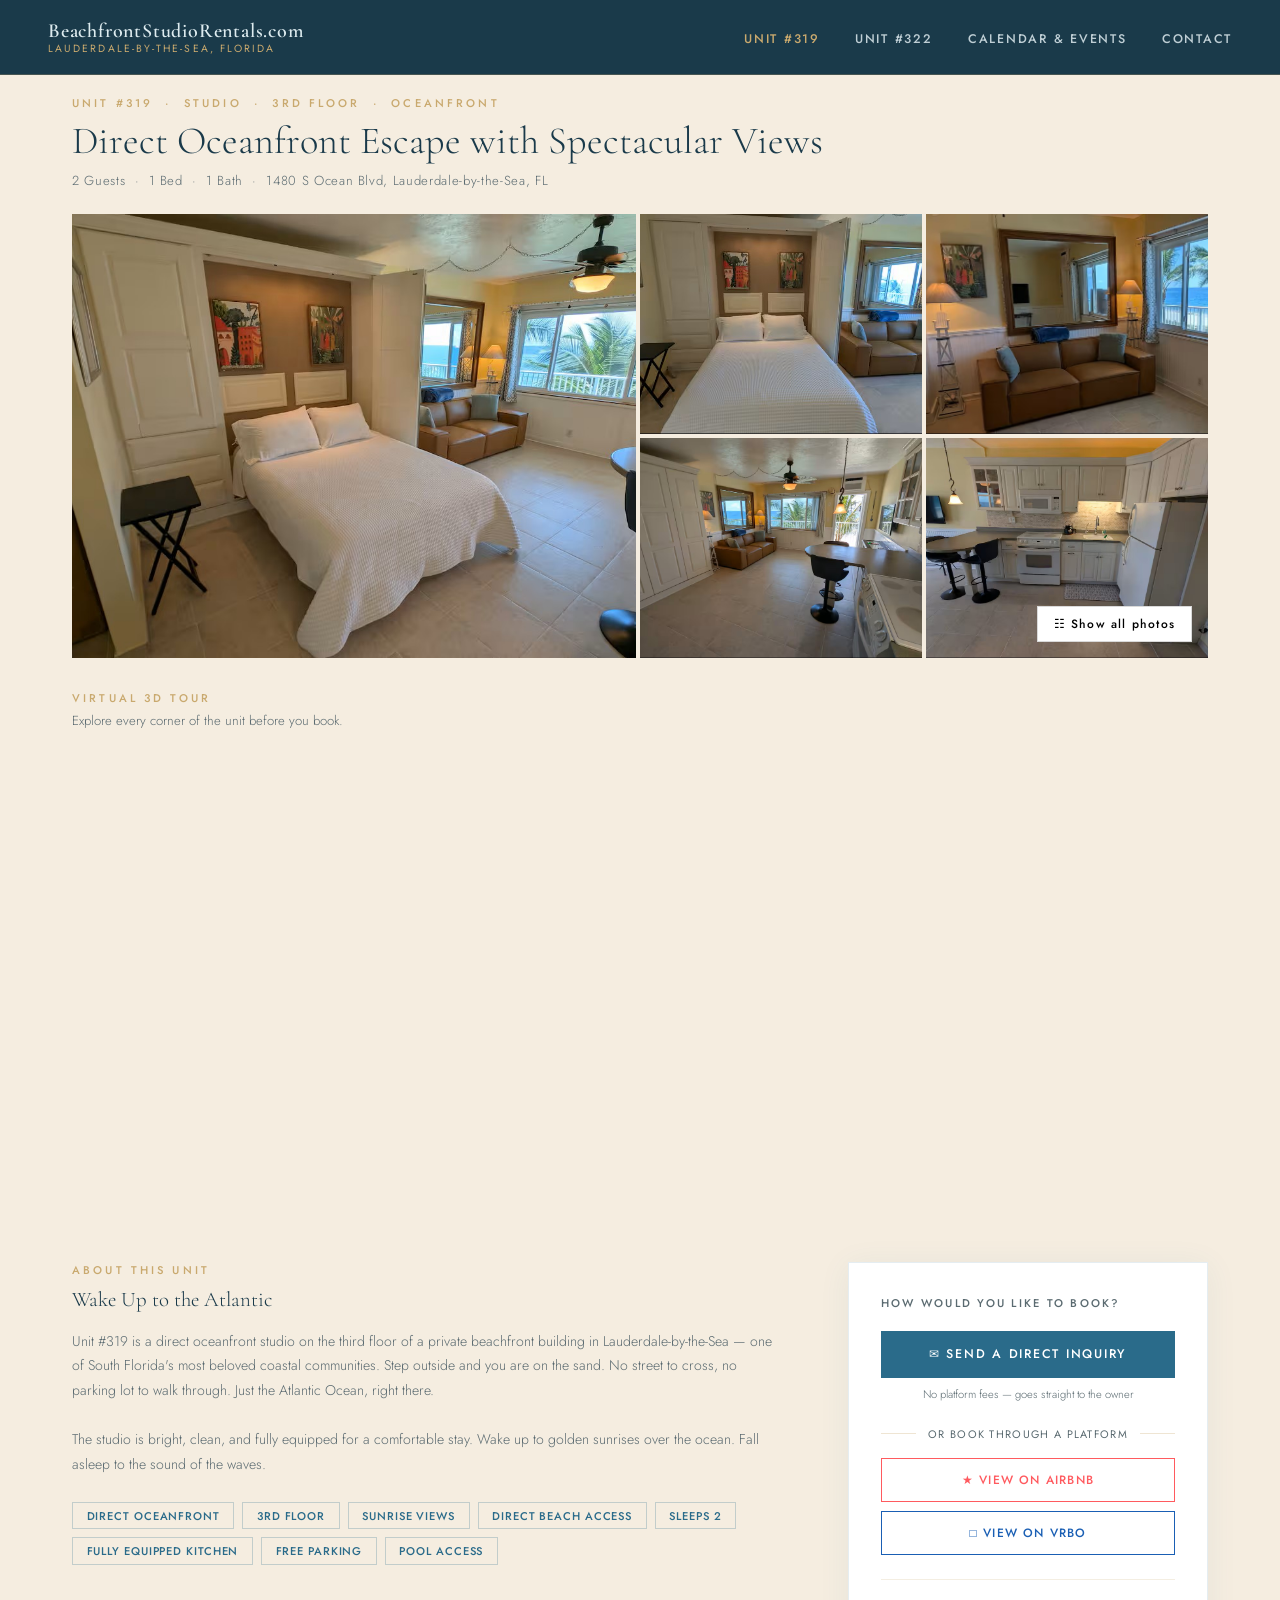
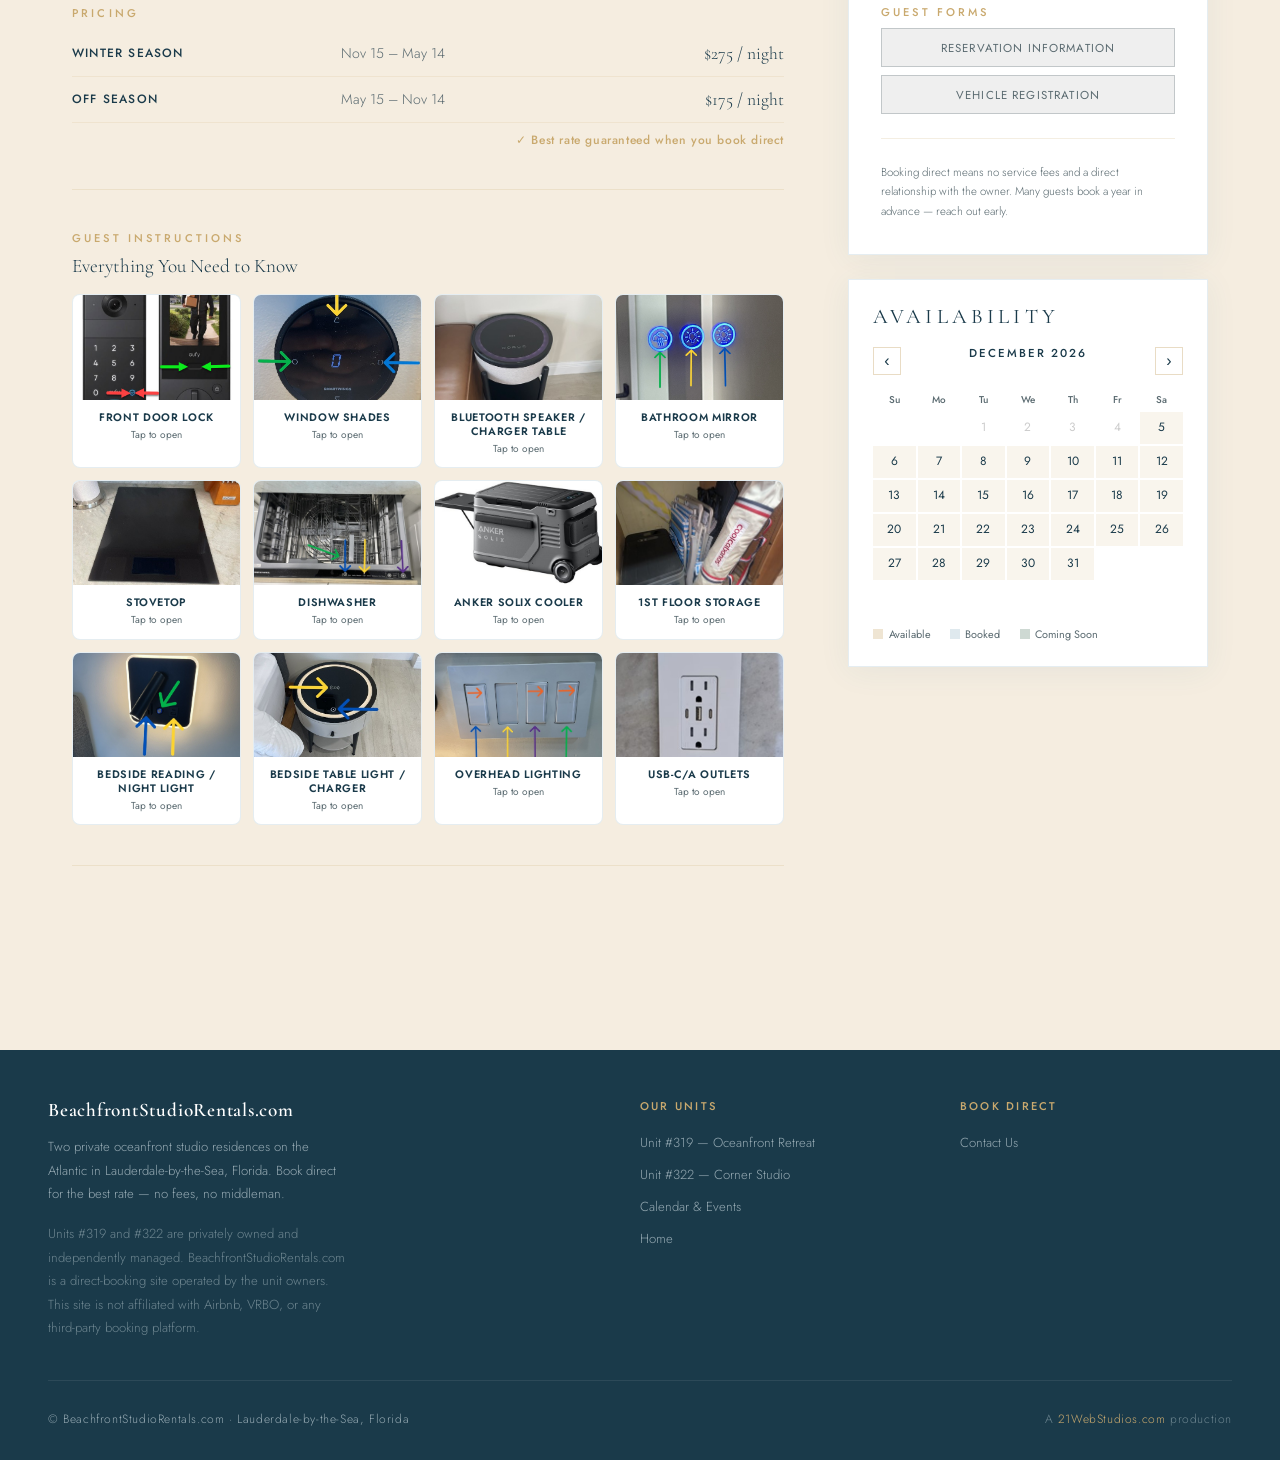
<file: 319.html>
<!DOCTYPE html>
<html lang="en">
<head>
  <meta charset="UTF-8"/>
  <meta name="viewport" content="width=device-width,initial-scale=1.0"/>
  <title>Unit #319 &middot; BeachfrontStudioRentals.com &middot; Lauderdale-by-the-Sea</title>
  <link href="https://fonts.googleapis.com/css2?family=Cormorant+Garamond:ital,wght@0,300;0,400;0,600;1,300;1,400&family=Jost:wght@300;400;500&display=swap" rel="stylesheet"/>
  <link rel="stylesheet" href="styles.css"/>
</head>
<body>

  <nav id="site-nav">
    <a class="nav-logo" href="index.html">
      BeachfrontStudioRentals.com
      <span>Lauderdale-by-the-Sea, Florida</span>
    </a>
    <ul class="nav-links" id="nav-links">
      <li><a href="319.html" class="active">Unit #319</a></li>
      <li><a href="322.html">Unit #322</a></li>
      <li><a href="calendar-events.html">Calendar &amp; Events</a></li>
      <li><button id="nav-contact-btn">Contact</button></li>
    </ul>
    <button class="nav-toggle" id="nav-toggle" aria-label="Menu"><span></span><span></span><span></span></button>
  </nav>

  <div class="contact-modal" id="contact-modal">
    <div class="contact-box">
      <button class="contact-box-close" id="contact-modal-close">&times;</button>
      <p class="contact-box-eyebrow">Get in Touch</p>
      <h2 class="contact-box-title">Send a Direct Inquiry</h2>
      <form class="contact-form" id="contact-form">
        <input type="hidden" name="access_key" value="ede3a035-f85a-4089-bf98-8eaeab408e15"/>
        <input type="hidden" name="subject" value="New Inquiry from BeachfrontStudioRentals.com"/>
        <input type="hidden" name="from_name" value="BeachfrontStudioRentals.com"/>
        <input type="text" name="name" placeholder="Your Name *" required/>
        <input type="email" name="email" placeholder="Email Address *" required/>
        <input type="tel" name="phone" id="contact-phone" placeholder="Phone Number (optional)"/>
        <select name="contact_preference" id="contact-pref">
          <option value="">Best way to reach you...</option>
          <option value="Email">Email</option>
          <option value="Text">Text</option>
          <option value="Phone call">Phone call</option>
        </select>
        <div class="contact-nudge" id="contact-nudge">Looks like you didn't add a phone number &mdash; drop it above and we'll reach out that way.</div>
        <div class="date-row">
          <input type="date" name="checkin"/>
          <input type="date" name="checkout"/>
        </div>
        <textarea name="message" placeholder="Tell us about your stay..."></textarea>
        <button type="submit" class="contact-submit">Send Inquiry &rarr;</button>
      </form>
      <div class="contact-success" id="contact-success">
        <div class="check">&#10003;</div>
        <p>Thank you &mdash; your message is on its way. We'll be in touch shortly.</p>
      </div>
    </div>
  </div>

  <div class="modal-overlay" id="res-overlay">
    <div class="modal-box">
      <button class="modal-close" id="res-close">&times;</button>
      <p class="modal-eyebrow">Unit #319 &middot; BeachfrontStudioRentals.com</p>
      <h2 class="modal-title">Reservation Information</h2>
      <p class="modal-subtitle">Please complete this form as soon as possible. This information is used only for reservation records, communication related to your stay, and an emergency contact if needed.</p>
      <form id="res-form">
        <input type="hidden" name="access_key" value="ede3a035-f85a-4089-bf98-8eaeab408e15"/>
        <input type="hidden" name="subject" value="Reservation Information — Unit #319 — BeachfrontStudioRentals.com"/>
        <input type="hidden" name="from_name" value="BeachfrontStudioRentals.com"/>
        <input type="hidden" name="unit" value="Unit #319"/>
        <div class="form-section">
          <span class="section-label">Primary Guest</span>
          <div class="field"><label>Full Name *</label><input type="text" name="full_name" required/></div>
          <div class="field"><label>Email Address *</label><input type="email" name="email" required/></div>
          <div class="field"><label>Mobile Phone *</label><input type="tel" name="phone" required/></div>
          <div class="field"><label>Street Address</label><input type="text" name="address"/></div>
          <div class="field"><label>City</label><input type="text" name="city"/></div>
          <div class="field-pair">
            <div class="field"><label>State</label><input type="text" name="state"/></div>
            <div class="field"><label>ZIP Code</label><input type="text" name="zip"/></div>
          </div>
          <div class="field">
            <label>Best Way to Reach You *</label>
            <select name="contact_preference" required>
              <option value="">Select one...</option>
              <option value="Email">Email</option>
              <option value="Text">Text</option>
              <option value="Phone call">Phone call</option>
              <option value="Booking platform messaging">Booking platform messaging</option>
            </select>
          </div>
        </div>
        <div class="form-section">
          <span class="section-label">Identification Verification</span>
          <div class="field">
            <label>Upload Photo of Driver&rsquo;s License</label>
            <input type="file" name="drivers_license" accept=".jpg,.jpeg,.png,.pdf"/>
            <span class="upload-note">This image is requested solely for identification verification. It will be handled confidentially and deleted after verification. Accepted formats: JPG, PNG, or PDF.</span>
          </div>
        </div>
        <div class="form-section">
          <span class="section-label">Reservation</span>
          <div class="field-pair">
            <div class="field"><label>Check-in Date *</label><input type="date" name="checkin" required/></div>
            <div class="field"><label>Check-out Date *</label><input type="date" name="checkout" required/></div>
          </div>
        </div>
        <div class="form-section">
          <span class="section-label">Emergency Contact</span>
          <div class="field"><label>Emergency Contact Name *</label><input type="text" name="emergency_name" required/></div>
          <div class="field"><label>Relationship *</label><input type="text" name="emergency_relationship" required/></div>
          <div class="field"><label>Emergency Contact Phone *</label><input type="tel" name="emergency_phone" required/></div>
        </div>
        <div class="form-section">
          <span class="section-label">Community Rules</span>
          <ul class="rules-list">
            <li>The unit is strictly non-smoking. Smoking is only permitted in the designated outdoor area near the southwest side of the Recreation Room.</li>
            <li>The unit includes one parking space for one personal vehicle. Vehicles must park within the lines and pull forward as far as possible. Commercial vehicles, trailers, watercraft, and oversized vehicles are not permitted to park overnight.</li>
            <li>Maximum overnight occupancy is two (2) people.</li>
            <li>Pets are not permitted anywhere on the property.</li>
            <li>Common areas (walkways, stairways, entrances, parking areas, railings, etc.) must remain clear at all times. Personal items such as beach equipment, towels, chairs, coolers, or other belongings may not be left unattended in these areas. <strong>Please do not hang clothing, bathing suits, or towels from the railings</strong> &mdash; this applies to all balcony and stairway railings throughout the property.</li>
            <li>Glass containers are not permitted in outdoor common areas including the pool, patio, or beach access areas.</li>
            <li>Pool hours are dawn to dusk. There is no lifeguard on duty. Children must be supervised at all times and guests should rinse off at the pool shower before entering the pool.</li>
            <li>Recreation Room hours are 7:00 AM &ndash; 9:00 PM. The room must be left clean after use and no items may be left overnight.</li>
            <li>Trash must be placed in the appropriate containers. Garbage should be bagged before placing it in the dumpster and cardboard must be broken down for recycling.</li>
            <li>Laundry facilities are available 7:00 AM &ndash; 8:00 PM. Please remove laundry promptly when machines finish so others may use them.</li>
            <li>Unit renters may not use, or allow the premises to be used, in any unlawful, disruptive, or nuisance-causing manner. Parties and gatherings are prohibited.</li>
            <li>Failure to follow community rules may result in fines or removal from the property by building management.</li>
          </ul>
          <div class="ack-block">
            <div class="ack-row"><input type="checkbox" name="ack_rules" required/><span>I have read and agree to follow the community rules listed above.</span></div>
            <div class="ack-row"><input type="checkbox" name="ack_accurate" required/><span>I confirm that the information provided is accurate.</span></div>
          </div>
          <div class="field"><label>Type Your Full Name as Your Electronic Signature *</label><input type="text" name="signature" required/></div>
        </div>
        <button type="submit" class="form-submit">Submit Reservation Information &rarr;</button>
      </form>
      <div class="modal-success" id="res-success">
        <div class="check">&#10003;</div>
        <p>Thank you &mdash; your reservation information has been received. We'll be in touch if we have any questions before your stay.</p>
      </div>
    </div>
  </div>

  <div class="modal-overlay" id="veh-overlay">
    <div class="modal-box">
      <button class="modal-close" id="veh-close">&times;</button>
      <p class="modal-eyebrow">Unit #319 &middot; Day of Arrival</p>
      <h2 class="modal-title">Vehicle Registration</h2>
      <p class="modal-subtitle">To help maintain security, the community uses a digital parking permit system. If you will have a vehicle during your stay, please complete the information below as soon as possible after arrival so the vehicle can be properly registered for parking.</p>
      <form id="veh-form">
        <input type="hidden" name="access_key" value="ede3a035-f85a-4089-bf98-8eaeab408e15"/>
        <input type="hidden" name="subject" value="Vehicle Registration — Unit #319 — BeachfrontStudioRentals.com"/>
        <input type="hidden" name="from_name" value="BeachfrontStudioRentals.com"/>
        <input type="hidden" name="unit" value="Unit #319"/>
        <div class="form-section">
          <span class="section-label">Vehicle Information</span>
          <div class="field"><label>Guest Name *</label><input type="text" name="guest_name" required/></div>
          <div class="field"><label>Vehicle Make *</label><input type="text" name="vehicle_make" required/></div>
          <div class="field"><label>Vehicle Model *</label><input type="text" name="vehicle_model" required/></div>
          <div class="field"><label>Vehicle Color *</label><input type="text" name="vehicle_color" required/></div>
          <div class="field"><label>License Plate Number *</label><input type="text" name="plate_number" required/></div>
          <div class="field"><label>State of Registration *</label><input type="text" name="plate_state" required/></div>
        </div>
        <div class="form-section">
          <span class="section-label">Vehicle Verification</span>
          <div class="field">
            <label>Upload Photo of Vehicle / License Plate</label>
            <input type="file" name="vehicle_photo" accept=".jpg,.jpeg,.png,.pdf"/>
            <span class="upload-note">A clear photo of your vehicle and license plate helps confirm registration. Accepted formats: JPG, PNG, or PDF.</span>
          </div>
        </div>
        <div class="form-section">
          <span class="section-label">Confirmation</span>
          <div class="ack-block">
            <div class="ack-row"><input type="checkbox" name="ack_accurate" required/><span>I confirm that the vehicle information provided above is accurate.</span></div>
          </div>
        </div>
        <button type="submit" class="form-submit">Submit Vehicle Registration &rarr;</button>
      </form>
      <div class="modal-success" id="veh-success">
        <div class="check">&#10003;</div>
        <p>Thank you &mdash; your vehicle has been registered. Enjoy your stay at BeachfrontStudioRentals.com!</p>
      </div>
    </div>
  </div>

  <div class="photo-modal" id="photo-modal">
    <button class="photo-modal-close" id="photo-modal-close">&times;</button>
    <button class="photo-modal-prev" id="photo-modal-prev">&#8249;</button>
    <button class="photo-modal-next" id="photo-modal-next">&#8250;</button>
    <div class="photo-modal-counter" id="photo-modal-counter"></div>
    <div class="photo-modal-inner" id="photo-modal-inner"></div>
  </div>

  <!-- ── GUEST INSTRUCTION MODALS ── -->
  <div class="guest-modal" id="gm-front-door-lock" onclick="handleGuestBackdrop(event,'gm-front-door-lock')"><div class="guest-modal-panel"><button class="guest-modal-close" onclick="closeGuestModal('gm-front-door-lock')">Close ✕</button><h2 class="guest-modal-title">How To Use the Front Door Lock</h2><div class="guest-modal-body"><div class="guest-photo"><img src="images/guest/image10.jpg" alt="Front door lock keypad"><div class="missing-fallback">Front door lock keypad</div></div><div class="guest-modal-text">The front door lock is state of the art and does a few fun things, but here is what is important to know:
1. To Unlock: Enter your code followed by the check button (under the #9 - between the red arrows).
2. To Lock: Simply press the check button (under the #9 - between the red arrows).
3. If you would like to see who is outside the door without opening it, this lock has an electronic &quot;peep hole.&quot; To activate the screen, press the button between the green arrows and you will see the other side of the door. The screen takes just a second or two to light up and will automatically dim in approximately 30 seconds.
4. The door lock has a &quot;doorbell.&quot; It does not affect the locking or unlocking mechanism, but when pressed, it will make a chime sound.</div></div></div></div>

  <div class="guest-modal" id="gm-window-shades" onclick="handleGuestBackdrop(event,'gm-window-shades')"><div class="guest-modal-panel"><button class="guest-modal-close" onclick="closeGuestModal('gm-window-shades')">Close ✕</button><h2 class="guest-modal-title">How To Control the Window Shades</h2><div class="guest-modal-body"><div class="guest-photo"><img src="images/guest/image1.jpg" alt="Window shades controller"><div class="missing-fallback">Window shades controller</div></div><div class="guest-modal-text">This is the controller for the shades of the windows.  Here is how it works:

The number in the middle (0 in the photo) controls both shades when set to 0.  If you push the button on the right side it will change that number from 0 to 1, and if you press it again, it will change to 2, and then up to 8.  0 = both shades.  1 = the shade facing east.  2 = the shade facing south.  3 through 8 do not control anything.

To open the shades, push the button on the top.  To close the shades, push the button on the bottom.  To stop the shade mid-way, push the button on the left side.

You can also spin the side of the controller in a circular fashion to open or close the shades partially.</div></div></div></div>

  <div class="guest-modal" id="gm-bluetooth-speaker" onclick="handleGuestBackdrop(event,'gm-bluetooth-speaker')"><div class="guest-modal-panel"><button class="guest-modal-close" onclick="closeGuestModal('gm-bluetooth-speaker')">Close ✕</button><h2 class="guest-modal-title">How To Use the Bluetooth Speaker / Charger Table</h2><div class="guest-modal-body"><div class="guest-photo"><img src="images/guest/image12.jpg" alt="Bluetooth table speaker"><div class="missing-fallback">Bluetooth table speaker</div></div><div class="guest-photo"><img src="images/guest/image13.jpg" alt="Bluetooth table controls"><div class="missing-fallback">Bluetooth table controls</div></div><div class="guest-photo"><img src="images/guest/image14.jpg" alt="Bluetooth device pairing"><div class="missing-fallback">Bluetooth device pairing</div></div><div class="guest-modal-text">This table next to the couch does a number of things.  It is a wireless charger for your phone (if you have a compatible phone) and it is a Bluetooth Speaker — and a table too!

The touch button above the blue arrow is the power button (long press) and the input source (wireless/wired — wire not included — short press).  The touch button above the yellow arrow scrolls through sound settings (long press) and changes the color lights (short press).  The touch button above the purple arrow is pause/play (short press) and activates Bluetooth pairing (long press).  The buttons above the green arrows are volume control.  The area to the left of the red arrow is the wireless charger.

If the Bluetooth Speaker does not go into pairing mode, try:
1. Power the table off and back on — it should immediately enter pairing mode.
2. Unplug from the wall, wait 10 seconds, then reconnect. Once in pairing mode, search for "ATC639" and connect your device.</div></div></div></div>

  <div class="guest-modal" id="gm-bathroom-mirror" onclick="handleGuestBackdrop(event,'gm-bathroom-mirror')"><div class="guest-modal-panel"><button class="guest-modal-close" onclick="closeGuestModal('gm-bathroom-mirror')">Close ✕</button><h2 class="guest-modal-title">How To Control the Bathroom Mirror</h2><div class="guest-modal-body"><div class="guest-photo"><img src="images/guest/image7.jpg" alt="Bathroom mirror controls"><div class="missing-fallback">Bathroom mirror controls</div></div><div class="guest-modal-text">The mirror in the bathroom has a number of settings.
1. RGB back lighting. One long press turns the lights on. Short presses cycle through color options. A very long press brightens; another very long press dims.
2. White front lighting. One long press turns the lights on. Short presses cycle 3 white color options. A very long press brightens; another very long press dims.
3. Mirror heater. One press turns it on; another turns it off. It can be turned on before a shower to prevent fogging, or after a shower to clear fog. The heater auto-shuts off after 15 minutes.</div></div></div></div>

  <div class="guest-modal" id="gm-stovetop" onclick="handleGuestBackdrop(event,'gm-stovetop')"><div class="guest-modal-panel"><button class="guest-modal-close" onclick="closeGuestModal('gm-stovetop')">Close ✕</button><h2 class="guest-modal-title">How To Use the Stovetop</h2><div class="guest-modal-body"><div class="guest-photo"><img src="images/guest/image2.jpg" alt="Stove top overview"><div class="missing-fallback">Stove top overview</div></div><div class="guest-photo"><img src="images/guest/image3.jpg" alt="Stove top power button"><div class="missing-fallback">Stove top power button</div></div><div class="guest-photo"><img src="images/guest/image4.jpg" alt="Stove top outlet"><div class="missing-fallback">Stove top outlet</div></div><div class="guest-modal-text">There is an on/off button on the bottom left side of the stove top.  It is hard to see at first and is touch-activated.  When you press it, the stove top will turn on and you will see the controls appear in the bottom middle.

There are two burners (back and front) and an option to combine them as one larger burner.

This is an induction stove top that will only work with the pans provided in Unit #319 that have magnetic bottoms.</div></div></div></div>

  <div class="guest-modal" id="gm-dishwasher" onclick="handleGuestBackdrop(event,'gm-dishwasher')"><div class="guest-modal-panel"><button class="guest-modal-close" onclick="closeGuestModal('gm-dishwasher')">Close ✕</button><h2 class="guest-modal-title">How To Use the Dishwasher</h2><div class="guest-modal-body"><div class="guest-photo"><img src="images/guest/image6.jpg" alt="Dishwasher controls"><div class="missing-fallback">Dishwasher controls</div></div><div class="guest-modal-text">Here are the best and fastest settings:

First, take one of the provided dish soap pods (under the sink) and place it anywhere in the silverware rack.
Second, open the drawer — it should activate and light up. If it doesn't, press the arrow button. Once on, select the Light cycle (approximately 35 minutes).
Third, press the start button (looks like a play button) and then close the drawer IMMEDIATELY. This will start the wash cycle.</div></div></div></div>

  <div class="guest-modal" id="gm-cooler" onclick="handleGuestBackdrop(event,'gm-cooler')"><div class="guest-modal-panel"><button class="guest-modal-close" onclick="closeGuestModal('gm-cooler')">Close ✕</button><h2 class="guest-modal-title">How To Use the Anker SOLIX EverFrost 2 Cooler</h2><div class="guest-modal-body"><div class="guest-photo"><img src="images/guest/image15.jpg" alt="Anker SOLIX EverFrost cooler product view"><div class="missing-fallback">Anker SOLIX EverFrost cooler</div></div><div class="guest-photo"><img src="images/guest/image16.jpg" alt="Anker SOLIX EverFrost cooler closed"><div class="missing-fallback">Cooler closed</div></div><div class="guest-photo"><img src="images/guest/image17.jpg" alt="Anker SOLIX EverFrost cooler open"><div class="missing-fallback">Cooler open</div></div><div class="guest-photo"><img src="images/guest/image18.jpg" alt="Anker SOLIX EverFrost cooler display"><div class="missing-fallback">Cooler display</div></div><div class="guest-photo"><img src="images/guest/image19.jpg" alt="Anker SOLIX EverFrost cooler controls"><div class="missing-fallback">Cooler controls</div></div><div class="guest-modal-text">This is an electric cooler kept in the 1st floor storage unit. The display shows both the set temperature and the current interior temperature. The temperature control buttons adjust the setting. To charge the cooler, there is a charger and outlet in the 1st floor storage. You can also remove the battery and charge it in your unit with a USB-C charger — and use that same USB-C port to charge your devices while the cooler runs.

For full instructions: <a href="https://support.ankersolix.com/s/articlemanual?pn=A17A3" target="_blank" rel="noopener noreferrer">Anker SOLIX EverFrost 2 23L manual</a></div></div></div></div>

  <div class="guest-modal" id="gm-storage" onclick="handleGuestBackdrop(event,'gm-storage')"><div class="guest-modal-panel"><button class="guest-modal-close" onclick="closeGuestModal('gm-storage')">Close ✕</button><h2 class="guest-modal-title">Things in the 1st Floor Storage</h2><div class="guest-modal-body"><div class="guest-photo"><img src="images/guest/image21.jpg" alt="1st floor storage contents"><div class="missing-fallback">1st floor storage contents</div></div><div class="guest-photo"><img src="images/guest/image20.jpg" alt="Cool Cabana on beach"><div class="missing-fallback">Cool Cabana on beach</div></div><div class="guest-photo"><img src="images/guest/image22.jpg" alt="Cool Cabana storage bag"><div class="missing-fallback">Cool Cabana storage bag</div></div><div class="guest-modal-text">The 1st floor storage holds:
1. The Anker SOLIX Cooler (see separate instructions)
2. Two beach chairs
3. Old school beach umbrella
4. "Sand Warrior" beach wagon with 9" pneumatic beach tires
5. Red Label Cool Cabana — 8' x 8' (64 sq ft of shade)

Cool Cabana Set-Up Video: <a href="https://youtu.be/MQfDAxPb-eA" target="_blank" rel="noopener noreferrer">https://youtu.be/MQfDAxPb-eA</a>
Cool Cabana Take-Down Video: <a href="https://youtu.be/d-IZlE9onE8" target="_blank" rel="noopener noreferrer">https://youtu.be/d-IZlE9onE8</a></div></div></div></div>

  <div class="guest-modal" id="gm-bedside-reading-light" onclick="handleGuestBackdrop(event,'gm-bedside-reading-light')"><div class="guest-modal-panel"><button class="guest-modal-close" onclick="closeGuestModal('gm-bedside-reading-light')">Close ✕</button><h2 class="guest-modal-title">How To Use the Bedside Reading / Night Light</h2><div class="guest-modal-body"><div class="guest-photo"><img src="images/guest/image9.jpg" alt="Bedside reading and night light"><div class="missing-fallback">Bedside reading and night light</div></div><div class="guest-modal-text">The bedside lamp has three things to know:
1. Traditional power outlet.
2. USB-A and USB-C outlets.
3. Light control button:
     a. A single press turns on both the spotlight and the backlight.
     b. A second press cycles to reading light only.
     c. A third press cycles to backlight only.
     d. At any point, a very long press brightens the light. Another very long press dims it. You can leave it at any level.</div></div></div></div>

  <div class="guest-modal" id="gm-bedside-table" onclick="handleGuestBackdrop(event,'gm-bedside-table')"><div class="guest-modal-panel"><button class="guest-modal-close" onclick="closeGuestModal('gm-bedside-table')">Close ✕</button><h2 class="guest-modal-title">How To Use the Bedside Table Light / Charger</h2><div class="guest-modal-body"><div class="guest-photo"><img src="images/guest/image8.jpg" alt="Bedside table light and charger"><div class="missing-fallback">Bedside table light and charger</div></div><div class="guest-modal-text">1. White lighting. One long press turns the lights on. Short presses cycle through 3 white color options. A very long press brightens; another very long press dims. You can leave it at any level.
2. Wireless phone charger. Place a compatible phone on top of the charging symbol and it will begin charging wirelessly.</div></div></div></div>

  <div class="guest-modal" id="gm-overhead-lighting" onclick="handleGuestBackdrop(event,'gm-overhead-lighting')"><div class="guest-modal-panel"><button class="guest-modal-close" onclick="closeGuestModal('gm-overhead-lighting')">Close ✕</button><h2 class="guest-modal-title">How To Control the Overhead Lighting</h2><div class="guest-modal-body"><div class="guest-photo"><img src="images/guest/image11.jpg" alt="Overhead lighting controls"><div class="missing-fallback">Overhead lighting controls</div></div><div class="guest-modal-text">There are two panels that control the overhead lights — one by the front door and one near the bed.

The panel near the bed has three switches: one controls the lights above the bed, one controls the lights above the kitchen, and one controls the lights above the couch. The AC remote is stored in the panel near the bed as well.

The lit slider on each switch can be slid up or down with a finger to brighten or dim the lights controlled by that switch.</div></div></div></div>

  <div class="guest-modal" id="gm-usb-outlets" onclick="handleGuestBackdrop(event,'gm-usb-outlets')"><div class="guest-modal-panel"><button class="guest-modal-close" onclick="closeGuestModal('gm-usb-outlets')">Close ✕</button><h2 class="guest-modal-title">USB-C/A Outlets</h2><div class="guest-modal-body"><div class="guest-photo"><img src="images/guest/image5.jpg" alt="USB-C and USB-A outlet"><div class="missing-fallback">USB-C and USB-A outlet</div></div><div class="guest-modal-text">Electrical outlets in Unit #319 have USB-C and USB-A chargers built in!</div></div></div></div>

  <div class="page-wrap">
    <div class="unit-header">
      <p class="unit-eyebrow">Unit #319 &nbsp;&middot;&nbsp; Studio &nbsp;&middot;&nbsp; 3rd Floor &nbsp;&middot;&nbsp; Oceanfront</p>
      <h1 class="unit-title">Direct Oceanfront Escape with Spectacular Views</h1>
      <p class="unit-meta">2 Guests &nbsp;&middot;&nbsp; 1 Bed &nbsp;&middot;&nbsp; 1 Bath &nbsp;&middot;&nbsp; 1480 S Ocean Blvd, Lauderdale-by-the-Sea, FL</p>
    </div>
    <div class="photo-grid" id="photo-grid">
      <div class="main-photo"><img src="images/319/319-Thumb.jpg" alt="Unit 319 — main view"/></div>
      <img src="images/319/319-Gallery1.jpg" alt="Unit 319 — view 1"/>
      <img src="images/319/319-Gallery2.jpg" alt="Unit 319 — view 2"/>
      <img src="images/319/319-Gallery3.jpg" alt="Unit 319 — view 3"/>
      <img src="images/319/319-Gallery4.jpg" alt="Unit 319 — view 4"/>
      <button class="show-all-btn" id="show-all-btn">&#9783; Show all photos</button>
    </div>
    <div class="matterport-section">
      <p class="matterport-label">Virtual 3D Tour</p>
      <p class="matterport-sublabel">Explore every corner of the unit before you book.</p>
      <iframe class="matterport-embed" src="https://my.matterport.com/show/?m=tR5dou2YArk" allowfullscreen allow="xr-spatial-tracking"></iframe>
    </div>
    <div class="two-col">
      <div class="left-col">
        <p class="section-label">About This Unit</p>
        <h2 class="section-title" style="font-size:1.3rem;">Wake Up to the Atlantic</h2>
        <p class="unit-desc">Unit #319 is a direct oceanfront studio on the third floor of a private beachfront building in Lauderdale-by-the-Sea &mdash; one of South Florida's most beloved coastal communities. Step outside and you are on the sand. No street to cross, no parking lot to walk through. Just the Atlantic Ocean, right there.<br><br>The studio is bright, clean, and fully equipped for a comfortable stay. Wake up to golden sunrises over the ocean. Fall asleep to the sound of the waves.</p>
        <div class="features-grid"><span class="feature-tag">Direct Oceanfront</span><span class="feature-tag">3rd Floor</span><span class="feature-tag">Sunrise Views</span><span class="feature-tag">Direct Beach Access</span><span class="feature-tag">Sleeps 2</span><span class="feature-tag">Fully Equipped Kitchen</span><span class="feature-tag">Free Parking</span><span class="feature-tag">Pool Access</span></div>
        <div class="pricing-section">
          <p class="section-label">Pricing</p>
          <table class="pricing-table"><tr><td>Winter Season</td><td>Nov 15 – May 14</td><td>$275 / night</td></tr><tr><td>Off Season</td><td>May 15 – Nov 14</td><td>$175 / night</td></tr></table>
          <p class="best-rate-note">&#10003; Best rate guaranteed when you book direct</p>
        </div>
        <div class="instructions-section">
          <p class="section-label">Guest Instructions</p>
          <h3 class="section-title" style="font-size:1.2rem;">Everything You Need to Know</h3>
          <div class="instr-grid">
            <div class="instr-card" onclick="openGuestModal('gm-front-door-lock')"><div class="instr-thumb"><img src="images/guest/image10.jpg" alt="Front door lock keypad"><div class="instr-missing-fallback">Front Door Lock</div></div><div class="instr-label">Front Door Lock<div class="instr-tap-hint">Tap to open</div></div></div>
            <div class="instr-card" onclick="openGuestModal('gm-window-shades')"><div class="instr-thumb"><img src="images/guest/image1.jpg" alt="Window shades controller"><div class="instr-missing-fallback">Window Shades</div></div><div class="instr-label">Window Shades<div class="instr-tap-hint">Tap to open</div></div></div>
            <div class="instr-card" onclick="openGuestModal('gm-bluetooth-speaker')"><div class="instr-thumb"><img src="images/guest/image12.jpg" alt="Bluetooth speaker charger table"><div class="instr-missing-fallback">Bluetooth Speaker / Charger Table</div></div><div class="instr-label">Bluetooth Speaker / Charger Table<div class="instr-tap-hint">Tap to open</div></div></div>
            <div class="instr-card" onclick="openGuestModal('gm-bathroom-mirror')"><div class="instr-thumb"><img src="images/guest/image7.jpg" alt="Bathroom mirror controls"><div class="instr-missing-fallback">Bathroom Mirror</div></div><div class="instr-label">Bathroom Mirror<div class="instr-tap-hint">Tap to open</div></div></div>
            <div class="instr-card" onclick="openGuestModal('gm-stovetop')"><div class="instr-thumb"><img src="images/guest/image2.jpg" alt="Stove top overview"><div class="instr-missing-fallback">Stovetop</div></div><div class="instr-label">Stovetop<div class="instr-tap-hint">Tap to open</div></div></div>
            <div class="instr-card" onclick="openGuestModal('gm-dishwasher')"><div class="instr-thumb"><img src="images/guest/image6.jpg" alt="Dishwasher controls"><div class="instr-missing-fallback">Dishwasher</div></div><div class="instr-label">Dishwasher<div class="instr-tap-hint">Tap to open</div></div></div>
            <div class="instr-card" onclick="openGuestModal('gm-cooler')"><div class="instr-thumb"><img src="images/guest/image15.jpg" alt="Anker SOLIX cooler"><div class="instr-missing-fallback">Anker SOLIX Cooler</div></div><div class="instr-label">Anker SOLIX Cooler<div class="instr-tap-hint">Tap to open</div></div></div>
            <div class="instr-card" onclick="openGuestModal('gm-storage')"><div class="instr-thumb"><img src="images/guest/image21.jpg" alt="1st floor storage"><div class="instr-missing-fallback">1st Floor Storage</div></div><div class="instr-label">1st Floor Storage<div class="instr-tap-hint">Tap to open</div></div></div>
            <div class="instr-card" onclick="openGuestModal('gm-bedside-reading-light')"><div class="instr-thumb"><img src="images/guest/image9.jpg" alt="Bedside reading night light"><div class="instr-missing-fallback">Bedside Reading / Night Light</div></div><div class="instr-label">Bedside Reading / Night Light<div class="instr-tap-hint">Tap to open</div></div></div>
            <div class="instr-card" onclick="openGuestModal('gm-bedside-table')"><div class="instr-thumb"><img src="images/guest/image8.jpg" alt="Bedside table light charger"><div class="instr-missing-fallback">Bedside Table Light / Charger</div></div><div class="instr-label">Bedside Table Light / Charger<div class="instr-tap-hint">Tap to open</div></div></div>
            <div class="instr-card" onclick="openGuestModal('gm-overhead-lighting')"><div class="instr-thumb"><img src="images/guest/image11.jpg" alt="Overhead lighting controls"><div class="instr-missing-fallback">Overhead Lighting</div></div><div class="instr-label">Overhead Lighting<div class="instr-tap-hint">Tap to open</div></div></div>
            <div class="instr-card" onclick="openGuestModal('gm-usb-outlets')"><div class="instr-thumb"><img src="images/guest/image5.jpg" alt="USB-C and USB-A outlet"><div class="instr-missing-fallback">USB-C/A Outlets</div></div><div class="instr-label">USB-C/A Outlets<div class="instr-tap-hint">Tap to open</div></div></div>
          </div>
        </div>
      </div>
      <div class="right-col">
        <div class="booking-card">
          <p class="booking-card-title">How would you like to book?</p>
          <button id="booking-contact-btn" class="btn-direct">&#9993; Send a Direct Inquiry</button>
          <p class="btn-note">No platform fees &mdash; goes straight to the owner</p>
          <div class="platform-divider">or book through a platform</div>
          <a href="https://www.airbnb.com/rooms/1489304305482963659" target="_blank" class="btn-platform btn-airbnb">&#9733; View on Airbnb</a>
          <a href="https://www.vrbo.com/4759124" target="_blank" class="btn-platform btn-vrbo">&#9633; View on VRBO</a>
          <div class="booking-divider"></div>
          <p class="section-label" style="margin-bottom:0.5rem;">Guest Forms</p>
          <button id="res-btn" class="btn-guest">Reservation Information</button>
          <button id="veh-btn" class="btn-guest">Vehicle Registration</button>
          <p class="booking-note">Booking direct means no service fees and a direct relationship with the owner. Many guests book a year in advance &mdash; reach out early.</p>
        </div>
        <div class="calendar-card">
          <p class="calendar-card-title">Availability</p>
          <div class="cal-nav">
            <button class="cal-nav-btn" onclick="prevMonth()">&#8249;</button>
            <span class="cal-month-label" id="cal-month"></span>
            <button class="cal-nav-btn" onclick="nextMonth()">&#8250;</button>
          </div>
          <div class="cal-grid" id="cal-grid"></div>
          <div class="cal-legend">
            <span><span class="cal-legend-dot" style="background:rgba(201,169,110,0.3);"></span>Available</span>
            <span><span class="cal-legend-dot" style="background:rgba(42,107,138,0.15);"></span>Booked</span>
            <span><span class="cal-legend-dot" style="background:rgba(94,130,110,0.3);"></span>Coming Soon</span>
          </div>
        </div>
      </div>
    </div>
  </div>

  <footer>
    <div class="footer-inner">
      <div class="footer-brand">
        <div class="footer-logo">BeachfrontStudioRentals.com</div>
        <p>Two private oceanfront studio residences on the Atlantic in Lauderdale-by-the-Sea, Florida. Book direct for the best rate &mdash; no fees, no middleman.</p>
        <p class="footer-legal">Units #319 and #322 are privately owned and independently managed. BeachfrontStudioRentals.com is a direct-booking site operated by the unit owners. This site is not affiliated with Airbnb, VRBO, or any third-party booking platform.</p>
      </div>
      <div class="footer-col">
        <h4>Our Units</h4>
        <ul>
          <li><a href="319.html">Unit #319 &mdash; Oceanfront Retreat</a></li>
          <li><a href="322.html">Unit #322 &mdash; Corner Studio</a></li>
          <li><a href="calendar-events.html">Calendar &amp; Events</a></li>
          <li><a href="index.html">Home</a></li>
        </ul>
      </div>
      <div class="footer-col">
        <h4>Book Direct</h4>
        <ul>
          <li><button class="btn-link" id="footer-contact-btn">Contact Us</button></li>
        </ul>
      </div>
    </div>
    <div class="footer-bottom">
      <p>&copy; BeachfrontStudioRentals.com &middot; Lauderdale-by-the-Sea, Florida</p>
      <p class="footer-credit">A <a href="https://21webstudios.com" target="_blank">21WebStudios.com</a> production</p>
    </div>
  </footer>

  <script>

    // Nav toggle
    document.getElementById('nav-toggle').addEventListener('click', function() {
      document.getElementById('nav-links').classList.toggle('open');
    });
    document.querySelectorAll('.nav-links a').forEach(function(a) {
      a.addEventListener('click', function() {
        document.getElementById('nav-links').classList.remove('open');
      });
    });

    // Contact modal
    function openContactModal() {
      document.getElementById('contact-form').style.display = 'flex';
      document.getElementById('contact-success').style.display = 'none';
      document.getElementById('contact-modal').classList.add('open');
      document.body.style.overflow = 'hidden';
    }
    document.getElementById('nav-contact-btn').addEventListener('click', openContactModal);
    document.getElementById('footer-contact-btn').addEventListener('click', openContactModal);
    document.getElementById('booking-contact-btn').addEventListener('click', openContactModal);
    document.getElementById('contact-modal-close').addEventListener('click', function() {
      document.getElementById('contact-modal').classList.remove('open');
      document.body.style.overflow = '';
    });
    document.getElementById('contact-modal').addEventListener('click', function(e) {
      if (e.target === this) { this.classList.remove('open'); document.body.style.overflow = ''; }
    });

    // Contact form nudge
    var prefSel = document.getElementById('contact-pref');
    var phoneF = document.getElementById('contact-phone');
    var nudge = document.getElementById('contact-nudge');
    function checkNudge() {
      nudge.style.display = ((prefSel.value === 'Text' || prefSel.value === 'Phone call') && !phoneF.value.trim()) ? 'block' : 'none';
    }
    prefSel.addEventListener('change', checkNudge);
    phoneF.addEventListener('input', checkNudge);

    // Contact form submit
    document.getElementById('contact-form').addEventListener('submit', async function(e) {
      e.preventDefault();
      var btn = this.querySelector('.contact-submit');
      btn.textContent = 'Sending...'; btn.disabled = true;
      try {
        var r = await fetch('https://api.web3forms.com/submit', {method:'POST', body: new FormData(this)});
        var j = await r.json();
        if (j.success) { this.style.display = 'none'; document.getElementById('contact-success').style.display = 'block'; }
        else { btn.textContent = 'Send Inquiry →'; btn.disabled = false; alert('Something went wrong. Please try again.'); }
      } catch(err) { btn.textContent = 'Send Inquiry →'; btn.disabled = false; alert('Something went wrong. Please try again.'); }
    });

    // Reservation modal
    document.getElementById('res-btn').addEventListener('click', function() {
      document.getElementById('res-overlay').classList.add('open');
      document.body.style.overflow = 'hidden';
    });
    document.getElementById('res-close').addEventListener('click', function() {
      document.getElementById('res-overlay').classList.remove('open');
      document.body.style.overflow = '';
    });
    document.getElementById('res-overlay').addEventListener('click', function(e) {
      if (e.target === this) { this.classList.remove('open'); document.body.style.overflow = ''; }
    });
    document.getElementById('res-form').addEventListener('submit', async function(e) {
      e.preventDefault();
      var btn = this.querySelector('.form-submit');
      btn.textContent = 'Submitting...'; btn.disabled = true;
      try {
        var r = await fetch('https://api.web3forms.com/submit', {method:'POST', body: new FormData(this)});
        var j = await r.json();
        if (j.success) { this.style.display = 'none'; document.getElementById('res-success').style.display = 'block'; }
        else { btn.textContent = 'Submit Reservation Information →'; btn.disabled = false; alert('Something went wrong. Please try again.'); }
      } catch(err) { btn.textContent = 'Submit Reservation Information →'; btn.disabled = false; alert('Something went wrong. Please try again.'); }
    });

    // Vehicle modal
    document.getElementById('veh-btn').addEventListener('click', function() {
      document.getElementById('veh-overlay').classList.add('open');
      document.body.style.overflow = 'hidden';
    });
    document.getElementById('veh-close').addEventListener('click', function() {
      document.getElementById('veh-overlay').classList.remove('open');
      document.body.style.overflow = '';
    });
    document.getElementById('veh-overlay').addEventListener('click', function(e) {
      if (e.target === this) { this.classList.remove('open'); document.body.style.overflow = ''; }
    });
    document.getElementById('veh-form').addEventListener('submit', async function(e) {
      e.preventDefault();
      var btn = this.querySelector('.form-submit');
      btn.textContent = 'Submitting...'; btn.disabled = true;
      try {
        var r = await fetch('https://api.web3forms.com/submit', {method:'POST', body: new FormData(this)});
        var j = await r.json();
        if (j.success) { this.style.display = 'none'; document.getElementById('veh-success').style.display = 'block'; }
        else { btn.textContent = 'Submit Vehicle Registration →'; btn.disabled = false; alert('Something went wrong. Please try again.'); }
      } catch(err) { btn.textContent = 'Submit Vehicle Registration →'; btn.disabled = false; alert('Something went wrong. Please try again.'); }
    });

    // Hash routing
    function handleHash() {
      var h = window.location.hash;
      if (h === '#reservation-info') { document.getElementById('res-overlay').classList.add('open'); document.body.style.overflow = 'hidden'; }
      else if (h === '#vehicle-info') { document.getElementById('veh-overlay').classList.add('open'); document.body.style.overflow = 'hidden'; }
      else if (h === '#contact') openContactModal();
    }
    window.addEventListener('DOMContentLoaded', handleHash);
    window.addEventListener('hashchange', handleHash);

    // Photo modal — click-through lightbox
    var allPhotos = ['images/319/319-Thumb.jpg'];
    for (var i = 1; i <= 10; i++) { allPhotos.push('images/319/319-Gallery' + i + '.jpg'); }
    var photoModal = document.getElementById('photo-modal');
    var currentPhotoIndex = 0;

    function showPhoto(index) {
      currentPhotoIndex = (index + allPhotos.length) % allPhotos.length;
      document.getElementById('photo-modal-inner').innerHTML = '<img src="' + allPhotos[currentPhotoIndex] + '" alt="photo ' + (currentPhotoIndex + 1) + '" style="width:100%;max-height:85vh;object-fit:contain;display:block;margin:0 auto;"/>';
      document.getElementById('photo-modal-counter').textContent = (currentPhotoIndex + 1) + ' of ' + allPhotos.length;
    }
    function openPhotoModal() { showPhoto(0); photoModal.classList.add('open'); document.body.style.overflow = 'hidden'; }

    document.getElementById('show-all-btn').addEventListener('click', function(e) { e.stopPropagation(); openPhotoModal(); });
    document.getElementById('photo-grid').addEventListener('click', openPhotoModal);
    document.getElementById('photo-modal-close').addEventListener('click', function() { photoModal.classList.remove('open'); document.body.style.overflow = ''; });
    document.getElementById('photo-modal-prev').addEventListener('click', function(e) { e.stopPropagation(); showPhoto(currentPhotoIndex - 1); });
    document.getElementById('photo-modal-next').addEventListener('click', function(e) { e.stopPropagation(); showPhoto(currentPhotoIndex + 1); });
    photoModal.addEventListener('click', function(e) {
      if (e.target === this || e.target === document.getElementById('photo-modal-inner')) { this.classList.remove('open'); document.body.style.overflow = ''; }
    });
    document.addEventListener('keydown', function(e) {
      if (!photoModal.classList.contains('open')) return;
      if (e.key === 'ArrowLeft')  { showPhoto(currentPhotoIndex - 1); }
      if (e.key === 'ArrowRight') { showPhoto(currentPhotoIndex + 1); }
      if (e.key === 'Escape')     { photoModal.classList.remove('open'); document.body.style.overflow = ''; }
    });

    // Guest instruction modals
    function openGuestModal(id) {
      var modal = document.getElementById(id);
      if (!modal) return;
      modal.classList.add('open');
      document.body.style.overflow = 'hidden';
    }
    function closeGuestModal(id) {
      var modal = document.getElementById(id);
      if (!modal) return;
      modal.classList.remove('open');
      document.body.style.overflow = '';
    }
    function handleGuestBackdrop(event, id) {
      if (event.target.id === id) { closeGuestModal(id); }
    }
    document.addEventListener('keydown', function(e) {
      if (e.key === 'Escape') {
        document.querySelectorAll('.guest-modal.open').forEach(function(m) { m.classList.remove('open'); });
        document.body.style.overflow = '';
      }
    });
    document.querySelectorAll('.instr-thumb img').forEach(function(img) {
      img.addEventListener('error', function() { var p = img.parentElement; if (p) p.classList.add('image-missing'); });
      if (img.complete && img.naturalWidth === 0) { var p = img.parentElement; if (p) p.classList.add('image-missing'); }
    });
    document.querySelectorAll('.guest-photo img').forEach(function(img) {
      img.addEventListener('error', function() { var p = img.parentElement; if (p) p.classList.add('image-missing'); });
      if (img.complete && img.naturalWidth === 0) { var p = img.parentElement; if (p) p.classList.add('image-missing'); }
    });

    // Calendar — stable 6-row grid, coming soon for dates > 1 year out
    var WORKER_URL = 'https://ical-proxy.21webstudios.workers.dev';
    var calOffset = 0, calBooked = new Set();

    function renderCal() {
      var today = new Date();
      var oneYearOut = new Date(today.getFullYear() + 1, today.getMonth(), today.getDate());
      var d = new Date(today.getFullYear(), today.getMonth() + calOffset, 1);
      document.getElementById('cal-month').textContent = d.toLocaleString('default', {month:'long', year:'numeric'}).toUpperCase();

      var html = '';
      ['Su','Mo','Tu','We','Th','Fr','Sa'].forEach(function(day) { html += '<div class="cal-day-header">' + day + '</div>'; });

      var fd = new Date(d.getFullYear(), d.getMonth(), 1).getDay();
      var dim = new Date(d.getFullYear(), d.getMonth() + 1, 0).getDate();

      // Always render exactly 42 cells (6 rows) to keep nav arrows stable
      var totalCells = 42;
      var dayCells = totalCells - fd;

      for (var i = 0; i < fd; i++) html += '<div class="cal-day"></div>';

      for (var day = 1; day <= dayCells; day++) {
        if (day > dim) {
          // Padding cells for 6th row — blank, no number
          html += '<div class="cal-day"></div>';
        } else {
          var ds = d.getFullYear() + '-' + String(d.getMonth()+1).padStart(2,'0') + '-' + String(day).padStart(2,'0');
          var dateObj = new Date(ds + 'T12:00:00');
          var isPast = dateObj < today;
          var isBooked = calBooked.has(ds);
          var isFuture = dateObj >= oneYearOut;
          var cls;
          if (isPast)        cls = 'past';
          else if (isBooked) cls = 'booked';
          else if (isFuture) cls = 'coming-soon';
          else               cls = 'available';
          html += '<div class="cal-day ' + cls + '">' + day + '</div>';
        }
      }

      document.getElementById('cal-grid').innerHTML = html;
    }

    function prevMonth() { calOffset--; renderCal(); }
    function nextMonth() { calOffset++; renderCal(); }
    renderCal();

    (async function() {
      try {
        var icalUrl = 'https://www.airbnb.com/calendar/ical/1489304305482963659.ics?t=3ea7ebbda60c4f2398f0bd97efa666c0';
        var res = await fetch(WORKER_URL + '?url=' + encodeURIComponent(icalUrl));
        var text = await res.text();
        var lines = text.split('\n');
        var inEv = false, st = null, en = null;
        for (var i = 0; i < lines.length; i++) {
          var line = lines[i];
          if (line.startsWith('BEGIN:VEVENT')) { inEv = true; st = null; en = null; }
          if (inEv && line.startsWith('DTSTART')) st = line.split(':')[1].trim().substring(0,8);
          if (inEv && line.startsWith('DTEND'))   en = line.split(':')[1].trim().substring(0,8);
          if (line.startsWith('END:VEVENT') && st && en) {
            var dd = new Date(st.substring(0,4)+'-'+st.substring(4,6)+'-'+st.substring(6,8));
            var ed = new Date(en.substring(0,4)+'-'+en.substring(4,6)+'-'+en.substring(6,8));
            while (dd < ed) { calBooked.add(dd.toISOString().split('T')[0]); dd.setDate(dd.getDate()+1); }
            inEv = false;
          }
        }
        renderCal();
      } catch(e) { /* calendar unavailable */ }
    })();

  </script>
</body>
</html>
</file>
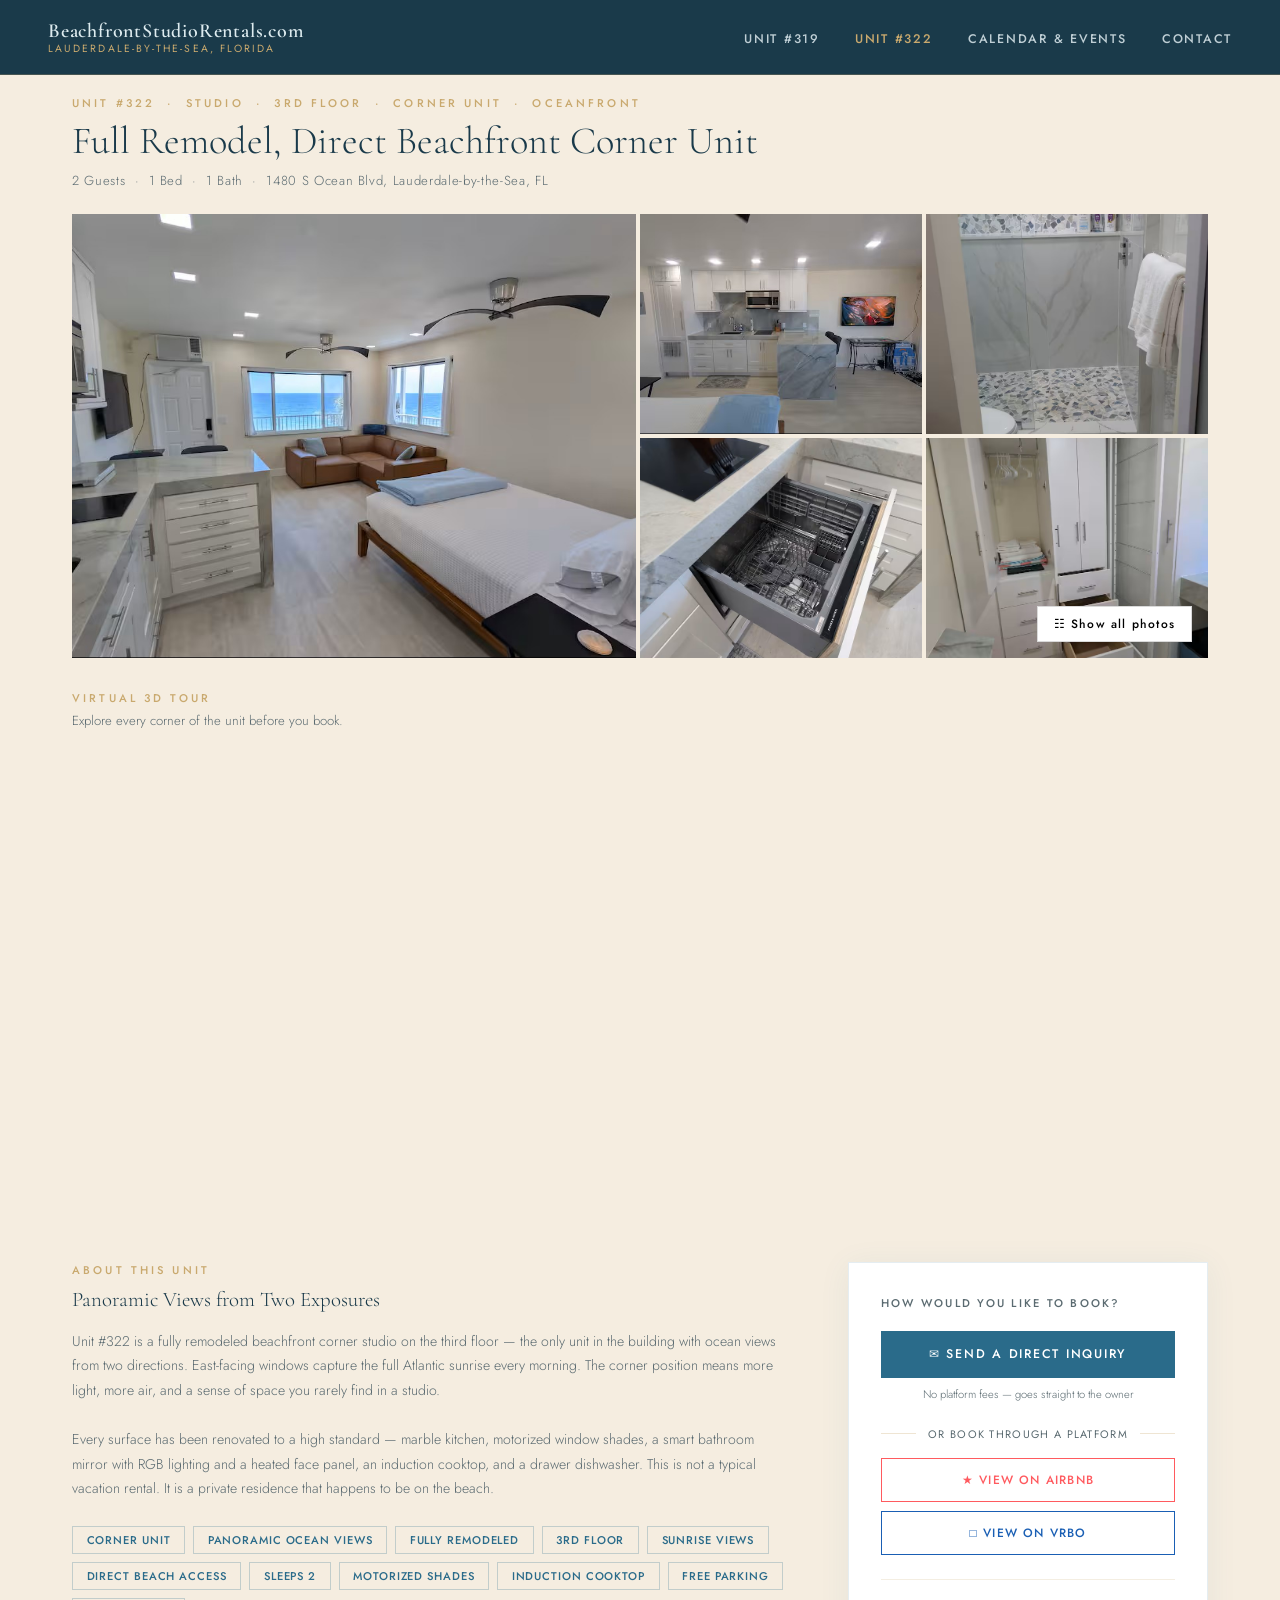
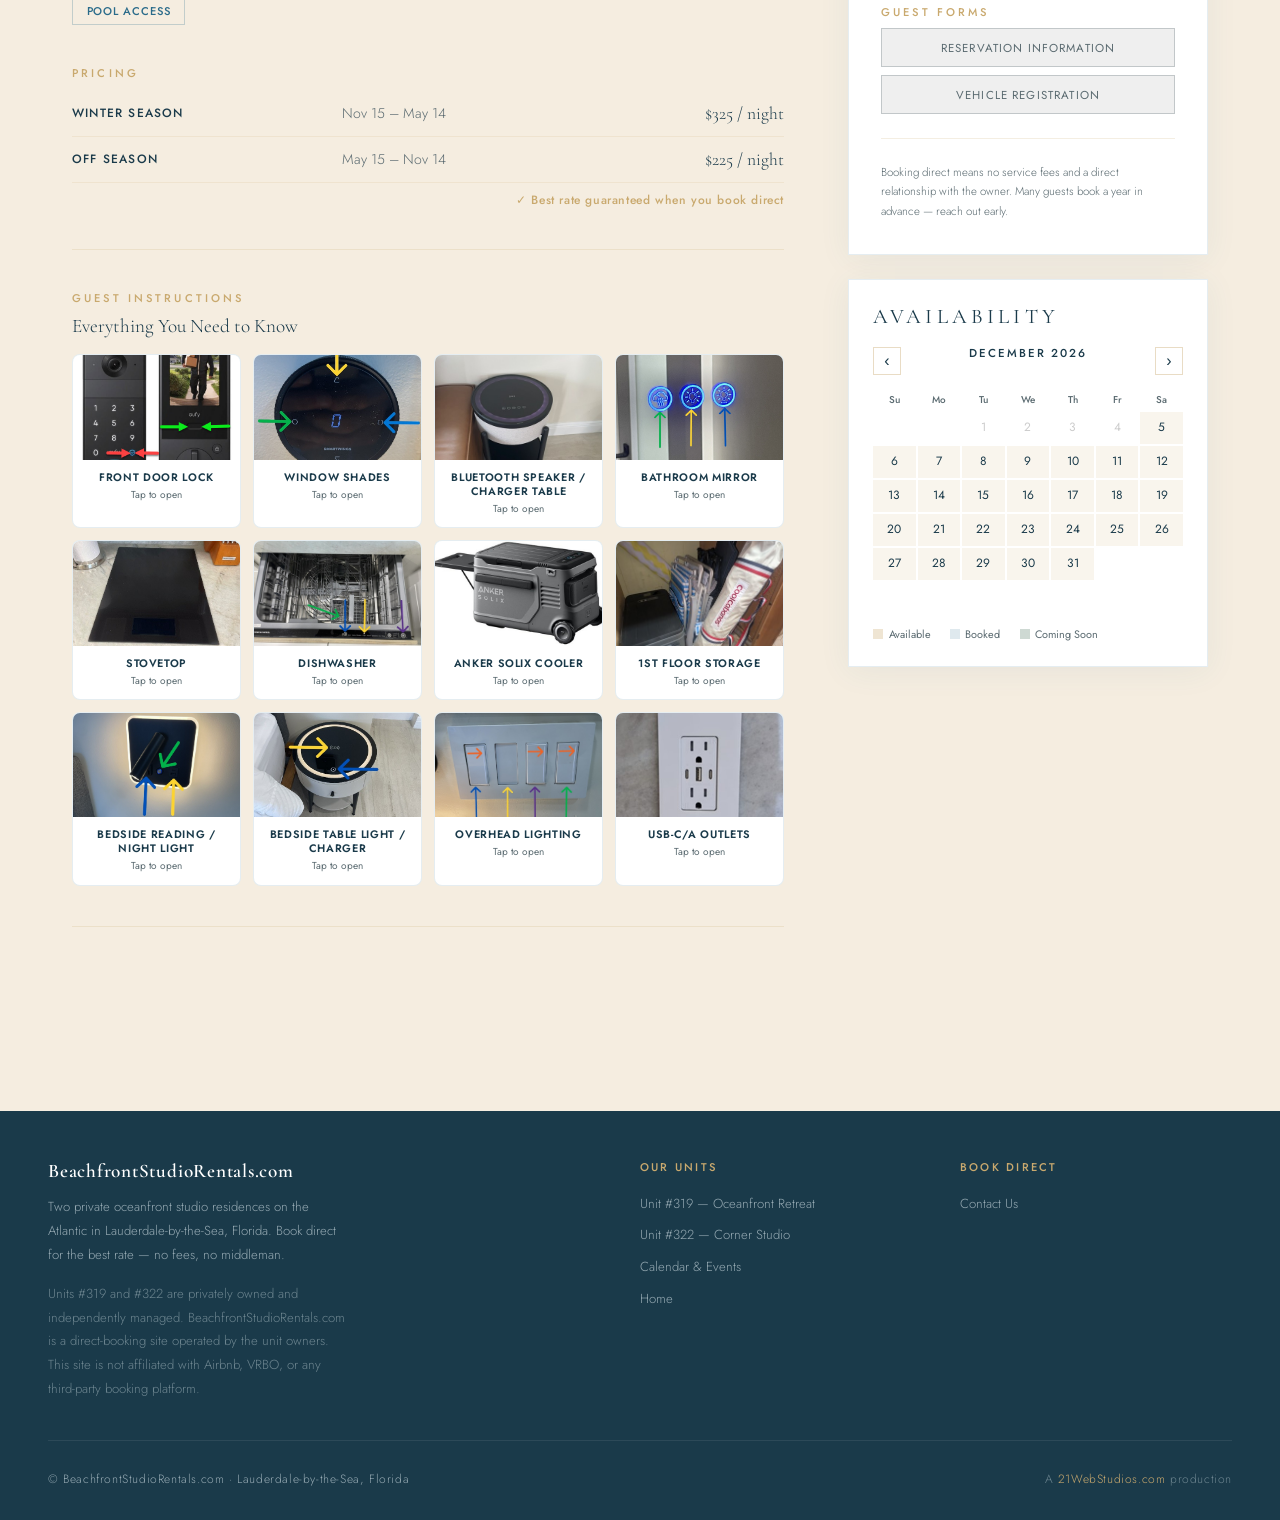
<file: 322.html>
<!DOCTYPE html>
<html lang="en">
<head>
  <meta charset="UTF-8"/>
  <meta name="viewport" content="width=device-width,initial-scale=1.0"/>
  <title>Unit #322 &middot; BeachfrontStudioRentals.com &middot; Lauderdale-by-the-Sea</title>
  <link href="https://fonts.googleapis.com/css2?family=Cormorant+Garamond:ital,wght@0,300;0,400;0,600;1,300;1,400&family=Jost:wght@300;400;500&display=swap" rel="stylesheet"/>
  <link rel="stylesheet" href="styles.css"/>
</head>
<body>

  <nav id="site-nav">
    <a class="nav-logo" href="index.html">
      BeachfrontStudioRentals.com
      <span>Lauderdale-by-the-Sea, Florida</span>
    </a>
    <ul class="nav-links" id="nav-links">
      <li><a href="319.html">Unit #319</a></li>
      <li><a href="322.html" class="active">Unit #322</a></li>
      <li><a href="calendar-events.html">Calendar &amp; Events</a></li>
      <li><button id="nav-contact-btn">Contact</button></li>
    </ul>
    <button class="nav-toggle" id="nav-toggle" aria-label="Menu"><span></span><span></span><span></span></button>
  </nav>

  <div class="contact-modal" id="contact-modal">
    <div class="contact-box">
      <button class="contact-box-close" id="contact-modal-close">&times;</button>
      <p class="contact-box-eyebrow">Get in Touch</p>
      <h2 class="contact-box-title">Send a Direct Inquiry</h2>
      <form class="contact-form" id="contact-form">
        <input type="hidden" name="access_key" value="ede3a035-f85a-4089-bf98-8eaeab408e15"/>
        <input type="hidden" name="subject" value="New Inquiry from BeachfrontStudioRentals.com"/>
        <input type="hidden" name="from_name" value="BeachfrontStudioRentals.com"/>
        <input type="text" name="name" placeholder="Your Name *" required/>
        <input type="email" name="email" placeholder="Email Address *" required/>
        <input type="tel" name="phone" id="contact-phone" placeholder="Phone Number (optional)"/>
        <select name="contact_preference" id="contact-pref">
          <option value="">Best way to reach you...</option>
          <option value="Email">Email</option>
          <option value="Text">Text</option>
          <option value="Phone call">Phone call</option>
        </select>
        <div class="contact-nudge" id="contact-nudge">Looks like you didn't add a phone number &mdash; drop it above and we'll reach out that way.</div>
        <div class="date-row">
          <input type="date" name="checkin"/>
          <input type="date" name="checkout"/>
        </div>
        <textarea name="message" placeholder="Tell us about your stay..."></textarea>
        <button type="submit" class="contact-submit">Send Inquiry &rarr;</button>
      </form>
      <div class="contact-success" id="contact-success">
        <div class="check">&#10003;</div>
        <p>Thank you &mdash; your message is on its way. We'll be in touch shortly.</p>
      </div>
    </div>
  </div>

  <div class="modal-overlay" id="res-overlay">
    <div class="modal-box">
      <button class="modal-close" id="res-close">&times;</button>
      <p class="modal-eyebrow">Unit #322 &middot; BeachfrontStudioRentals.com</p>
      <h2 class="modal-title">Reservation Information</h2>
      <p class="modal-subtitle">Please complete this form as soon as possible. This information is used only for reservation records, communication related to your stay, and an emergency contact if needed.</p>
      <form id="res-form">
        <input type="hidden" name="access_key" value="ede3a035-f85a-4089-bf98-8eaeab408e15"/>
        <input type="hidden" name="subject" value="Reservation Information — Unit #322 — BeachfrontStudioRentals.com"/>
        <input type="hidden" name="from_name" value="BeachfrontStudioRentals.com"/>
        <input type="hidden" name="unit" value="Unit #322"/>
        <div class="form-section">
          <span class="section-label">Primary Guest</span>
          <div class="field"><label>Full Name *</label><input type="text" name="full_name" required/></div>
          <div class="field"><label>Email Address *</label><input type="email" name="email" required/></div>
          <div class="field"><label>Mobile Phone *</label><input type="tel" name="phone" required/></div>
          <div class="field"><label>Street Address</label><input type="text" name="address"/></div>
          <div class="field"><label>City</label><input type="text" name="city"/></div>
          <div class="field-pair">
            <div class="field"><label>State</label><input type="text" name="state"/></div>
            <div class="field"><label>ZIP Code</label><input type="text" name="zip"/></div>
          </div>
          <div class="field">
            <label>Best Way to Reach You *</label>
            <select name="contact_preference" required>
              <option value="">Select one...</option>
              <option value="Email">Email</option>
              <option value="Text">Text</option>
              <option value="Phone call">Phone call</option>
              <option value="Booking platform messaging">Booking platform messaging</option>
            </select>
          </div>
        </div>
        <div class="form-section">
          <span class="section-label">Identification Verification</span>
          <div class="field">
            <label>Upload Photo of Driver&rsquo;s License</label>
            <input type="file" name="drivers_license" accept=".jpg,.jpeg,.png,.pdf"/>
            <span class="upload-note">This image is requested solely for identification verification. It will be handled confidentially and deleted after verification. Accepted formats: JPG, PNG, or PDF.</span>
          </div>
        </div>
        <div class="form-section">
          <span class="section-label">Reservation</span>
          <div class="field-pair">
            <div class="field"><label>Check-in Date *</label><input type="date" name="checkin" required/></div>
            <div class="field"><label>Check-out Date *</label><input type="date" name="checkout" required/></div>
          </div>
        </div>
        <div class="form-section">
          <span class="section-label">Emergency Contact</span>
          <div class="field"><label>Emergency Contact Name *</label><input type="text" name="emergency_name" required/></div>
          <div class="field"><label>Relationship *</label><input type="text" name="emergency_relationship" required/></div>
          <div class="field"><label>Emergency Contact Phone *</label><input type="tel" name="emergency_phone" required/></div>
        </div>
        <div class="form-section">
          <span class="section-label">Community Rules</span>
          <ul class="rules-list">
            <li>The unit is strictly non-smoking. Smoking is only permitted in the designated outdoor area near the southwest side of the Recreation Room.</li>
            <li>The unit includes one parking space for one personal vehicle. Vehicles must park within the lines and pull forward as far as possible. Commercial vehicles, trailers, watercraft, and oversized vehicles are not permitted to park overnight.</li>
            <li>Maximum overnight occupancy is two (2) people.</li>
            <li>Pets are not permitted anywhere on the property.</li>
            <li>Common areas (walkways, stairways, entrances, parking areas, railings, etc.) must remain clear at all times. Personal items such as beach equipment, towels, chairs, coolers, or other belongings may not be left unattended in these areas. <strong>Please do not hang clothing, bathing suits, or towels from the railings</strong> &mdash; this applies to all balcony and stairway railings throughout the property.</li>
            <li>Glass containers are not permitted in outdoor common areas including the pool, patio, or beach access areas.</li>
            <li>Pool hours are dawn to dusk. There is no lifeguard on duty. Children must be supervised at all times and guests should rinse off at the pool shower before entering the pool.</li>
            <li>Recreation Room hours are 7:00 AM &ndash; 9:00 PM. The room must be left clean after use and no items may be left overnight.</li>
            <li>Trash must be placed in the appropriate containers. Garbage should be bagged before placing it in the dumpster and cardboard must be broken down for recycling.</li>
            <li>Laundry facilities are available 7:00 AM &ndash; 8:00 PM. Please remove laundry promptly when machines finish so others may use them.</li>
            <li>Unit renters may not use, or allow the premises to be used, in any unlawful, disruptive, or nuisance-causing manner. Parties and gatherings are prohibited.</li>
            <li>Failure to follow community rules may result in fines or removal from the property by building management.</li>
          </ul>
          <div class="ack-block">
            <div class="ack-row"><input type="checkbox" name="ack_rules" required/><span>I have read and agree to follow the community rules listed above.</span></div>
            <div class="ack-row"><input type="checkbox" name="ack_accurate" required/><span>I confirm that the information provided is accurate.</span></div>
          </div>
          <div class="field"><label>Type Your Full Name as Your Electronic Signature *</label><input type="text" name="signature" required/></div>
        </div>
        <button type="submit" class="form-submit">Submit Reservation Information &rarr;</button>
      </form>
      <div class="modal-success" id="res-success">
        <div class="check">&#10003;</div>
        <p>Thank you &mdash; your reservation information has been received. We'll be in touch if we have any questions before your stay.</p>
      </div>
    </div>
  </div>

  <div class="modal-overlay" id="veh-overlay">
    <div class="modal-box">
      <button class="modal-close" id="veh-close">&times;</button>
      <p class="modal-eyebrow">Unit #322 &middot; Day of Arrival</p>
      <h2 class="modal-title">Vehicle Registration</h2>
      <p class="modal-subtitle">To help maintain security, the community uses a digital parking permit system. If you will have a vehicle during your stay, please complete the information below as soon as possible after arrival so the vehicle can be properly registered for parking.</p>
      <form id="veh-form">
        <input type="hidden" name="access_key" value="ede3a035-f85a-4089-bf98-8eaeab408e15"/>
        <input type="hidden" name="subject" value="Vehicle Registration — Unit #322 — BeachfrontStudioRentals.com"/>
        <input type="hidden" name="from_name" value="BeachfrontStudioRentals.com"/>
        <input type="hidden" name="unit" value="Unit #322"/>
        <div class="form-section">
          <span class="section-label">Vehicle Information</span>
          <div class="field"><label>Guest Name *</label><input type="text" name="guest_name" required/></div>
          <div class="field"><label>Vehicle Make *</label><input type="text" name="vehicle_make" required/></div>
          <div class="field"><label>Vehicle Model *</label><input type="text" name="vehicle_model" required/></div>
          <div class="field"><label>Vehicle Color *</label><input type="text" name="vehicle_color" required/></div>
          <div class="field"><label>License Plate Number *</label><input type="text" name="plate_number" required/></div>
          <div class="field"><label>State of Registration *</label><input type="text" name="plate_state" required/></div>
        </div>
        <div class="form-section">
          <span class="section-label">Vehicle Verification</span>
          <div class="field">
            <label>Upload Photo of Vehicle / License Plate</label>
            <input type="file" name="vehicle_photo" accept=".jpg,.jpeg,.png,.pdf"/>
            <span class="upload-note">A clear photo of your vehicle and license plate helps confirm registration. Accepted formats: JPG, PNG, or PDF.</span>
          </div>
        </div>
        <div class="form-section">
          <span class="section-label">Confirmation</span>
          <div class="ack-block">
            <div class="ack-row"><input type="checkbox" name="ack_accurate" required/><span>I confirm that the vehicle information provided above is accurate.</span></div>
          </div>
        </div>
        <button type="submit" class="form-submit">Submit Vehicle Registration &rarr;</button>
      </form>
      <div class="modal-success" id="veh-success">
        <div class="check">&#10003;</div>
        <p>Thank you &mdash; your vehicle has been registered. Enjoy your stay at BeachfrontStudioRentals.com!</p>
      </div>
    </div>
  </div>

  <div class="photo-modal" id="photo-modal">
    <button class="photo-modal-close" id="photo-modal-close">&times;</button>
    <button class="photo-modal-prev" id="photo-modal-prev">&#8249;</button>
    <button class="photo-modal-next" id="photo-modal-next">&#8250;</button>
    <div class="photo-modal-counter" id="photo-modal-counter"></div>
    <div class="photo-modal-inner" id="photo-modal-inner"></div>
  </div>

  <!-- ── GUEST INSTRUCTION MODALS ── -->
  <div class="guest-modal" id="gm-front-door-lock" onclick="handleGuestBackdrop(event,'gm-front-door-lock')"><div class="guest-modal-panel"><button class="guest-modal-close" onclick="closeGuestModal('gm-front-door-lock')">Close ✕</button><h2 class="guest-modal-title">How To Use the Front Door Lock</h2><div class="guest-modal-body"><div class="guest-photo"><img src="images/guest/image10.jpg" alt="Front door lock keypad"><div class="missing-fallback">Front door lock keypad</div></div><div class="guest-modal-text">The front door lock is state of the art and does a few fun things, but here is what is important to know:
1. To Unlock: Enter your code followed by the check button (under the #9 - between the red arrows).
2. To Lock: Simply press the check button (under the #9 - between the red arrows).
3. If you would like to see who is outside the door without opening it, this lock has an electronic &quot;peep hole.&quot; To activate the screen, press the button between the green arrows and you will see the other side of the door. The screen takes just a second or two to light up and will automatically dim in approximately 30 seconds.
4. The door lock has a &quot;doorbell.&quot; It does not affect the locking or unlocking mechanism, but when pressed, it will make a chime sound.</div></div></div></div>

  <div class="guest-modal" id="gm-window-shades" onclick="handleGuestBackdrop(event,'gm-window-shades')"><div class="guest-modal-panel"><button class="guest-modal-close" onclick="closeGuestModal('gm-window-shades')">Close ✕</button><h2 class="guest-modal-title">How To Control the Window Shades</h2><div class="guest-modal-body"><div class="guest-photo"><img src="images/guest/image1.jpg" alt="Window shades controller"><div class="missing-fallback">Window shades controller</div></div><div class="guest-modal-text">This is the controller for the shades of the windows.  Here is how it works:

The number in the middle (0 in the photo) controls both shades when set to 0.  If you push the button on the right side it will change that number from 0 to 1, and if you press it again, it will change to 2, and then up to 8.  0 = both shades.  1 = the shade facing east.  2 = the shade facing south.  3 through 8 do not control anything.

To open the shades, push the button on the top.  To close the shades, push the button on the bottom.  To stop the shade mid-way, push the button on the left side.

You can also spin the side of the controller in a circular fashion to open or close the shades partially.</div></div></div></div>

  <div class="guest-modal" id="gm-bluetooth-speaker" onclick="handleGuestBackdrop(event,'gm-bluetooth-speaker')"><div class="guest-modal-panel"><button class="guest-modal-close" onclick="closeGuestModal('gm-bluetooth-speaker')">Close ✕</button><h2 class="guest-modal-title">How To Use the Bluetooth Speaker / Charger Table</h2><div class="guest-modal-body"><div class="guest-photo"><img src="images/guest/image12.jpg" alt="Bluetooth table speaker"><div class="missing-fallback">Bluetooth table speaker</div></div><div class="guest-photo"><img src="images/guest/image13.jpg" alt="Bluetooth table controls"><div class="missing-fallback">Bluetooth table controls</div></div><div class="guest-photo"><img src="images/guest/image14.jpg" alt="Bluetooth device pairing"><div class="missing-fallback">Bluetooth device pairing</div></div><div class="guest-modal-text">This table next to the couch does a number of things.  It is a wireless charger for your phone (if you have a compatible phone) and it is a Bluetooth Speaker — and a table too!

The touch button above the blue arrow is the power button (long press) and the input source (wireless/wired — wire not included — short press).  The touch button above the yellow arrow scrolls through sound settings (long press) and changes the color lights (short press).  The touch button above the purple arrow is pause/play (short press) and activates Bluetooth pairing (long press).  The buttons above the green arrows are volume control.  The area to the left of the red arrow is the wireless charger.

If the Bluetooth Speaker does not go into pairing mode, try:
1. Power the table off and back on — it should immediately enter pairing mode.
2. Unplug from the wall, wait 10 seconds, then reconnect. Once in pairing mode, search for "ATC639" and connect your device.</div></div></div></div>

  <div class="guest-modal" id="gm-bathroom-mirror" onclick="handleGuestBackdrop(event,'gm-bathroom-mirror')"><div class="guest-modal-panel"><button class="guest-modal-close" onclick="closeGuestModal('gm-bathroom-mirror')">Close ✕</button><h2 class="guest-modal-title">How To Control the Bathroom Mirror</h2><div class="guest-modal-body"><div class="guest-photo"><img src="images/guest/image7.jpg" alt="Bathroom mirror controls"><div class="missing-fallback">Bathroom mirror controls</div></div><div class="guest-modal-text">The mirror in the bathroom has a number of settings.
1. RGB back lighting. One long press turns the lights on. Short presses cycle through color options. A very long press brightens; another very long press dims.
2. White front lighting. One long press turns the lights on. Short presses cycle 3 white color options. A very long press brightens; another very long press dims.
3. Mirror heater. One press turns it on; another turns it off. It can be turned on before a shower to prevent fogging, or after a shower to clear fog. The heater auto-shuts off after 15 minutes.</div></div></div></div>

  <div class="guest-modal" id="gm-stovetop" onclick="handleGuestBackdrop(event,'gm-stovetop')"><div class="guest-modal-panel"><button class="guest-modal-close" onclick="closeGuestModal('gm-stovetop')">Close ✕</button><h2 class="guest-modal-title">How To Use the Stovetop</h2><div class="guest-modal-body"><div class="guest-photo"><img src="images/guest/image2.jpg" alt="Stove top overview"><div class="missing-fallback">Stove top overview</div></div><div class="guest-photo"><img src="images/guest/image3.jpg" alt="Stove top power button"><div class="missing-fallback">Stove top power button</div></div><div class="guest-photo"><img src="images/guest/image4.jpg" alt="Stove top outlet"><div class="missing-fallback">Stove top outlet</div></div><div class="guest-modal-text">There is an on/off button on the bottom left side of the stove top.  It is hard to see at first and is touch-activated.  When you press it, the stove top will turn on and you will see the controls appear in the bottom middle.

There are two burners (back and front) and an option to combine them as one larger burner.

This is an induction stove top that will only work with the pans provided in Unit #322 that have magnetic bottoms.</div></div></div></div>

  <div class="guest-modal" id="gm-dishwasher" onclick="handleGuestBackdrop(event,'gm-dishwasher')"><div class="guest-modal-panel"><button class="guest-modal-close" onclick="closeGuestModal('gm-dishwasher')">Close ✕</button><h2 class="guest-modal-title">How To Use the Dishwasher</h2><div class="guest-modal-body"><div class="guest-photo"><img src="images/guest/image6.jpg" alt="Dishwasher controls"><div class="missing-fallback">Dishwasher controls</div></div><div class="guest-modal-text">Here are the best and fastest settings:

First, take one of the provided dish soap pods (under the sink) and place it anywhere in the silverware rack.
Second, open the drawer — it should activate and light up. If it doesn't, press the arrow button. Once on, select the Light cycle (approximately 35 minutes).
Third, press the start button (looks like a play button) and then close the drawer IMMEDIATELY. This will start the wash cycle.</div></div></div></div>

  <div class="guest-modal" id="gm-cooler" onclick="handleGuestBackdrop(event,'gm-cooler')"><div class="guest-modal-panel"><button class="guest-modal-close" onclick="closeGuestModal('gm-cooler')">Close ✕</button><h2 class="guest-modal-title">How To Use the Anker SOLIX EverFrost 2 Cooler</h2><div class="guest-modal-body"><div class="guest-photo"><img src="images/guest/image15.jpg" alt="Anker SOLIX EverFrost cooler product view"><div class="missing-fallback">Anker SOLIX EverFrost cooler</div></div><div class="guest-photo"><img src="images/guest/image16.jpg" alt="Anker SOLIX EverFrost cooler closed"><div class="missing-fallback">Cooler closed</div></div><div class="guest-photo"><img src="images/guest/image17.jpg" alt="Anker SOLIX EverFrost cooler open"><div class="missing-fallback">Cooler open</div></div><div class="guest-photo"><img src="images/guest/image18.jpg" alt="Anker SOLIX EverFrost cooler display"><div class="missing-fallback">Cooler display</div></div><div class="guest-photo"><img src="images/guest/image19.jpg" alt="Anker SOLIX EverFrost cooler controls"><div class="missing-fallback">Cooler controls</div></div><div class="guest-modal-text">This is an electric cooler kept in the 1st floor storage unit. The display shows both the set temperature and the current interior temperature. The temperature control buttons adjust the setting. To charge the cooler, there is a charger and outlet in the 1st floor storage. You can also remove the battery and charge it in your unit with a USB-C charger — and use that same USB-C port to charge your devices while the cooler runs.

For full instructions: <a href="https://support.ankersolix.com/s/articlemanual?pn=A17A3" target="_blank" rel="noopener noreferrer">Anker SOLIX EverFrost 2 23L manual</a></div></div></div></div>

  <div class="guest-modal" id="gm-storage" onclick="handleGuestBackdrop(event,'gm-storage')"><div class="guest-modal-panel"><button class="guest-modal-close" onclick="closeGuestModal('gm-storage')">Close ✕</button><h2 class="guest-modal-title">Things in the 1st Floor Storage</h2><div class="guest-modal-body"><div class="guest-photo"><img src="images/guest/image21.jpg" alt="1st floor storage contents"><div class="missing-fallback">1st floor storage contents</div></div><div class="guest-photo"><img src="images/guest/image20.jpg" alt="Cool Cabana on beach"><div class="missing-fallback">Cool Cabana on beach</div></div><div class="guest-photo"><img src="images/guest/image22.jpg" alt="Cool Cabana storage bag"><div class="missing-fallback">Cool Cabana storage bag</div></div><div class="guest-modal-text">The 1st floor storage holds:
1. The Anker SOLIX Cooler (see separate instructions)
2. Two beach chairs
3. Old school beach umbrella
4. "Sand Warrior" beach wagon with 9" pneumatic beach tires
5. Red Label Cool Cabana — 8' x 8' (64 sq ft of shade)

Cool Cabana Set-Up Video: <a href="https://youtu.be/MQfDAxPb-eA" target="_blank" rel="noopener noreferrer">https://youtu.be/MQfDAxPb-eA</a>
Cool Cabana Take-Down Video: <a href="https://youtu.be/d-IZlE9onE8" target="_blank" rel="noopener noreferrer">https://youtu.be/d-IZlE9onE8</a></div></div></div></div>

  <div class="guest-modal" id="gm-bedside-reading-light" onclick="handleGuestBackdrop(event,'gm-bedside-reading-light')"><div class="guest-modal-panel"><button class="guest-modal-close" onclick="closeGuestModal('gm-bedside-reading-light')">Close ✕</button><h2 class="guest-modal-title">How To Use the Bedside Reading / Night Light</h2><div class="guest-modal-body"><div class="guest-photo"><img src="images/guest/image9.jpg" alt="Bedside reading and night light"><div class="missing-fallback">Bedside reading and night light</div></div><div class="guest-modal-text">The bedside lamp has three things to know:
1. Traditional power outlet.
2. USB-A and USB-C outlets.
3. Light control button:
     a. A single press turns on both the spotlight and the backlight.
     b. A second press cycles to reading light only.
     c. A third press cycles to backlight only.
     d. At any point, a very long press brightens the light. Another very long press dims it. You can leave it at any level.</div></div></div></div>

  <div class="guest-modal" id="gm-bedside-table" onclick="handleGuestBackdrop(event,'gm-bedside-table')"><div class="guest-modal-panel"><button class="guest-modal-close" onclick="closeGuestModal('gm-bedside-table')">Close ✕</button><h2 class="guest-modal-title">How To Use the Bedside Table Light / Charger</h2><div class="guest-modal-body"><div class="guest-photo"><img src="images/guest/image8.jpg" alt="Bedside table light and charger"><div class="missing-fallback">Bedside table light and charger</div></div><div class="guest-modal-text">1. White lighting. One long press turns the lights on. Short presses cycle through 3 white color options. A very long press brightens; another very long press dims. You can leave it at any level.
2. Wireless phone charger. Place a compatible phone on top of the charging symbol and it will begin charging wirelessly.</div></div></div></div>

  <div class="guest-modal" id="gm-overhead-lighting" onclick="handleGuestBackdrop(event,'gm-overhead-lighting')"><div class="guest-modal-panel"><button class="guest-modal-close" onclick="closeGuestModal('gm-overhead-lighting')">Close ✕</button><h2 class="guest-modal-title">How To Control the Overhead Lighting</h2><div class="guest-modal-body"><div class="guest-photo"><img src="images/guest/image11.jpg" alt="Overhead lighting controls"><div class="missing-fallback">Overhead lighting controls</div></div><div class="guest-modal-text">There are two panels that control the overhead lights — one by the front door and one near the bed.

The panel near the bed has three switches: one controls the lights above the bed, one controls the lights above the kitchen, and one controls the lights above the couch. The AC remote is stored in the panel near the bed as well.

The lit slider on each switch can be slid up or down with a finger to brighten or dim the lights controlled by that switch.</div></div></div></div>

  <div class="guest-modal" id="gm-usb-outlets" onclick="handleGuestBackdrop(event,'gm-usb-outlets')"><div class="guest-modal-panel"><button class="guest-modal-close" onclick="closeGuestModal('gm-usb-outlets')">Close ✕</button><h2 class="guest-modal-title">USB-C/A Outlets</h2><div class="guest-modal-body"><div class="guest-photo"><img src="images/guest/image5.jpg" alt="USB-C and USB-A outlet"><div class="missing-fallback">USB-C and USB-A outlet</div></div><div class="guest-modal-text">Electrical outlets in Unit #322 have USB-C and USB-A chargers built in!</div></div></div></div>

  <div class="page-wrap">
    <div class="unit-header">
      <p class="unit-eyebrow">Unit #322 &nbsp;&middot;&nbsp; Studio &nbsp;&middot;&nbsp; 3rd Floor &nbsp;&middot;&nbsp; Corner Unit &nbsp;&middot;&nbsp; Oceanfront</p>
      <h1 class="unit-title">Full Remodel, Direct Beachfront Corner Unit</h1>
      <p class="unit-meta">2 Guests &nbsp;&middot;&nbsp; 1 Bed &nbsp;&middot;&nbsp; 1 Bath &nbsp;&middot;&nbsp; 1480 S Ocean Blvd, Lauderdale-by-the-Sea, FL</p>
    </div>
    <div class="photo-grid" id="photo-grid">
      <div class="main-photo"><img src="images/322/322-Thumb.jpg" alt="Unit 322 — main view"/></div>
      <img src="images/322/322-Gallery1.jpg" alt="Unit 322 — view 1"/>
      <img src="images/322/322-Gallery2.jpg" alt="Unit 322 — view 2"/>
      <img src="images/322/322-Gallery3.jpg" alt="Unit 322 — view 3"/>
      <img src="images/322/322-Gallery4.jpg" alt="Unit 322 — view 4"/>
      <button class="show-all-btn" id="show-all-btn">&#9783; Show all photos</button>
    </div>
    <div class="matterport-section">
      <p class="matterport-label">Virtual 3D Tour</p>
      <p class="matterport-sublabel">Explore every corner of the unit before you book.</p>
      <iframe class="matterport-embed" src="https://my.matterport.com/show/?m=ZWZZRuq1Fne" allowfullscreen allow="xr-spatial-tracking"></iframe>
    </div>
    <div class="two-col">
      <div class="left-col">
        <p class="section-label">About This Unit</p>
        <h2 class="section-title" style="font-size:1.3rem;">Panoramic Views from Two Exposures</h2>
        <p class="unit-desc">Unit #322 is a fully remodeled beachfront corner studio on the third floor &mdash; the only unit in the building with ocean views from two directions. East-facing windows capture the full Atlantic sunrise every morning. The corner position means more light, more air, and a sense of space you rarely find in a studio.<br><br>Every surface has been renovated to a high standard &mdash; marble kitchen, motorized window shades, a smart bathroom mirror with RGB lighting and a heated face panel, an induction cooktop, and a drawer dishwasher. This is not a typical vacation rental. It is a private residence that happens to be on the beach.</p>
        <div class="features-grid"><span class="feature-tag">Corner Unit</span><span class="feature-tag">Panoramic Ocean Views</span><span class="feature-tag">Fully Remodeled</span><span class="feature-tag">3rd Floor</span><span class="feature-tag">Sunrise Views</span><span class="feature-tag">Direct Beach Access</span><span class="feature-tag">Sleeps 2</span><span class="feature-tag">Motorized Shades</span><span class="feature-tag">Induction Cooktop</span><span class="feature-tag">Free Parking</span><span class="feature-tag">Pool Access</span></div>
        <div class="pricing-section">
          <p class="section-label">Pricing</p>
          <table class="pricing-table"><tr><td>Winter Season</td><td>Nov 15 – May 14</td><td>$325 / night</td></tr><tr><td>Off Season</td><td>May 15 – Nov 14</td><td>$225 / night</td></tr></table>
          <p class="best-rate-note">&#10003; Best rate guaranteed when you book direct</p>
        </div>
        <div class="instructions-section">
          <p class="section-label">Guest Instructions</p>
          <h3 class="section-title" style="font-size:1.2rem;">Everything You Need to Know</h3>
          <div class="instr-grid">
            <div class="instr-card" onclick="openGuestModal('gm-front-door-lock')"><div class="instr-thumb"><img src="images/guest/image10.jpg" alt="Front door lock keypad"><div class="instr-missing-fallback">Front Door Lock</div></div><div class="instr-label">Front Door Lock<div class="instr-tap-hint">Tap to open</div></div></div>
            <div class="instr-card" onclick="openGuestModal('gm-window-shades')"><div class="instr-thumb"><img src="images/guest/image1.jpg" alt="Window shades controller"><div class="instr-missing-fallback">Window Shades</div></div><div class="instr-label">Window Shades<div class="instr-tap-hint">Tap to open</div></div></div>
            <div class="instr-card" onclick="openGuestModal('gm-bluetooth-speaker')"><div class="instr-thumb"><img src="images/guest/image12.jpg" alt="Bluetooth speaker charger table"><div class="instr-missing-fallback">Bluetooth Speaker / Charger Table</div></div><div class="instr-label">Bluetooth Speaker / Charger Table<div class="instr-tap-hint">Tap to open</div></div></div>
            <div class="instr-card" onclick="openGuestModal('gm-bathroom-mirror')"><div class="instr-thumb"><img src="images/guest/image7.jpg" alt="Bathroom mirror controls"><div class="instr-missing-fallback">Bathroom Mirror</div></div><div class="instr-label">Bathroom Mirror<div class="instr-tap-hint">Tap to open</div></div></div>
            <div class="instr-card" onclick="openGuestModal('gm-stovetop')"><div class="instr-thumb"><img src="images/guest/image2.jpg" alt="Stove top overview"><div class="instr-missing-fallback">Stovetop</div></div><div class="instr-label">Stovetop<div class="instr-tap-hint">Tap to open</div></div></div>
            <div class="instr-card" onclick="openGuestModal('gm-dishwasher')"><div class="instr-thumb"><img src="images/guest/image6.jpg" alt="Dishwasher controls"><div class="instr-missing-fallback">Dishwasher</div></div><div class="instr-label">Dishwasher<div class="instr-tap-hint">Tap to open</div></div></div>
            <div class="instr-card" onclick="openGuestModal('gm-cooler')"><div class="instr-thumb"><img src="images/guest/image15.jpg" alt="Anker SOLIX cooler"><div class="instr-missing-fallback">Anker SOLIX Cooler</div></div><div class="instr-label">Anker SOLIX Cooler<div class="instr-tap-hint">Tap to open</div></div></div>
            <div class="instr-card" onclick="openGuestModal('gm-storage')"><div class="instr-thumb"><img src="images/guest/image21.jpg" alt="1st floor storage"><div class="instr-missing-fallback">1st Floor Storage</div></div><div class="instr-label">1st Floor Storage<div class="instr-tap-hint">Tap to open</div></div></div>
            <div class="instr-card" onclick="openGuestModal('gm-bedside-reading-light')"><div class="instr-thumb"><img src="images/guest/image9.jpg" alt="Bedside reading night light"><div class="instr-missing-fallback">Bedside Reading / Night Light</div></div><div class="instr-label">Bedside Reading / Night Light<div class="instr-tap-hint">Tap to open</div></div></div>
            <div class="instr-card" onclick="openGuestModal('gm-bedside-table')"><div class="instr-thumb"><img src="images/guest/image8.jpg" alt="Bedside table light charger"><div class="instr-missing-fallback">Bedside Table Light / Charger</div></div><div class="instr-label">Bedside Table Light / Charger<div class="instr-tap-hint">Tap to open</div></div></div>
            <div class="instr-card" onclick="openGuestModal('gm-overhead-lighting')"><div class="instr-thumb"><img src="images/guest/image11.jpg" alt="Overhead lighting controls"><div class="instr-missing-fallback">Overhead Lighting</div></div><div class="instr-label">Overhead Lighting<div class="instr-tap-hint">Tap to open</div></div></div>
            <div class="instr-card" onclick="openGuestModal('gm-usb-outlets')"><div class="instr-thumb"><img src="images/guest/image5.jpg" alt="USB-C and USB-A outlet"><div class="instr-missing-fallback">USB-C/A Outlets</div></div><div class="instr-label">USB-C/A Outlets<div class="instr-tap-hint">Tap to open</div></div></div>
          </div>
        </div>
      </div>
      <div class="right-col">
        <div class="booking-card">
          <p class="booking-card-title">How would you like to book?</p>
          <button id="booking-contact-btn" class="btn-direct">&#9993; Send a Direct Inquiry</button>
          <p class="btn-note">No platform fees &mdash; goes straight to the owner</p>
          <div class="platform-divider">or book through a platform</div>
          <a href="https://www.airbnb.com/rooms/592176990035326624" target="_blank" class="btn-platform btn-airbnb">&#9733; View on Airbnb</a>
          <a href="https://www.vrbo.com/3824932" target="_blank" class="btn-platform btn-vrbo">&#9633; View on VRBO</a>
          <div class="booking-divider"></div>
          <p class="section-label" style="margin-bottom:0.5rem;">Guest Forms</p>
          <button id="res-btn" class="btn-guest">Reservation Information</button>
          <button id="veh-btn" class="btn-guest">Vehicle Registration</button>
          <p class="booking-note">Booking direct means no service fees and a direct relationship with the owner. Many guests book a year in advance &mdash; reach out early.</p>
        </div>
        <div class="calendar-card">
          <p class="calendar-card-title">Availability</p>
          <div class="cal-nav">
            <button class="cal-nav-btn" onclick="prevMonth()">&#8249;</button>
            <span class="cal-month-label" id="cal-month"></span>
            <button class="cal-nav-btn" onclick="nextMonth()">&#8250;</button>
          </div>
          <div class="cal-grid" id="cal-grid"></div>
          <div class="cal-legend">
            <span><span class="cal-legend-dot" style="background:rgba(201,169,110,0.3);"></span>Available</span>
            <span><span class="cal-legend-dot" style="background:rgba(42,107,138,0.15);"></span>Booked</span>
            <span><span class="cal-legend-dot" style="background:rgba(94,130,110,0.3);"></span>Coming Soon</span>
          </div>
        </div>
      </div>
    </div>
  </div>

  <footer>
    <div class="footer-inner">
      <div class="footer-brand">
        <div class="footer-logo">BeachfrontStudioRentals.com</div>
        <p>Two private oceanfront studio residences on the Atlantic in Lauderdale-by-the-Sea, Florida. Book direct for the best rate &mdash; no fees, no middleman.</p>
        <p class="footer-legal">Units #319 and #322 are privately owned and independently managed. BeachfrontStudioRentals.com is a direct-booking site operated by the unit owners. This site is not affiliated with Airbnb, VRBO, or any third-party booking platform.</p>
      </div>
      <div class="footer-col">
        <h4>Our Units</h4>
        <ul>
          <li><a href="319.html">Unit #319 &mdash; Oceanfront Retreat</a></li>
          <li><a href="322.html">Unit #322 &mdash; Corner Studio</a></li>
          <li><a href="calendar-events.html">Calendar &amp; Events</a></li>
          <li><a href="index.html">Home</a></li>
        </ul>
      </div>
      <div class="footer-col">
        <h4>Book Direct</h4>
        <ul>
          <li><button class="btn-link" id="footer-contact-btn">Contact Us</button></li>
        </ul>
      </div>
    </div>
    <div class="footer-bottom">
      <p>&copy; BeachfrontStudioRentals.com &middot; Lauderdale-by-the-Sea, Florida</p>
      <p class="footer-credit">A <a href="https://21webstudios.com" target="_blank">21WebStudios.com</a> production</p>
    </div>
  </footer>

  <script>

    // Nav toggle
    document.getElementById('nav-toggle').addEventListener('click', function() {
      document.getElementById('nav-links').classList.toggle('open');
    });
    document.querySelectorAll('.nav-links a').forEach(function(a) {
      a.addEventListener('click', function() {
        document.getElementById('nav-links').classList.remove('open');
      });
    });

    // Contact modal
    function openContactModal() {
      document.getElementById('contact-form').style.display = 'flex';
      document.getElementById('contact-success').style.display = 'none';
      document.getElementById('contact-modal').classList.add('open');
      document.body.style.overflow = 'hidden';
    }
    document.getElementById('nav-contact-btn').addEventListener('click', openContactModal);
    document.getElementById('footer-contact-btn').addEventListener('click', openContactModal);
    document.getElementById('booking-contact-btn').addEventListener('click', openContactModal);
    document.getElementById('contact-modal-close').addEventListener('click', function() {
      document.getElementById('contact-modal').classList.remove('open');
      document.body.style.overflow = '';
    });
    document.getElementById('contact-modal').addEventListener('click', function(e) {
      if (e.target === this) { this.classList.remove('open'); document.body.style.overflow = ''; }
    });

    // Contact form nudge
    var prefSel = document.getElementById('contact-pref');
    var phoneF = document.getElementById('contact-phone');
    var nudge = document.getElementById('contact-nudge');
    function checkNudge() {
      nudge.style.display = ((prefSel.value === 'Text' || prefSel.value === 'Phone call') && !phoneF.value.trim()) ? 'block' : 'none';
    }
    prefSel.addEventListener('change', checkNudge);
    phoneF.addEventListener('input', checkNudge);

    // Contact form submit
    document.getElementById('contact-form').addEventListener('submit', async function(e) {
      e.preventDefault();
      var btn = this.querySelector('.contact-submit');
      btn.textContent = 'Sending...'; btn.disabled = true;
      try {
        var r = await fetch('https://api.web3forms.com/submit', {method:'POST', body: new FormData(this)});
        var j = await r.json();
        if (j.success) { this.style.display = 'none'; document.getElementById('contact-success').style.display = 'block'; }
        else { btn.textContent = 'Send Inquiry →'; btn.disabled = false; alert('Something went wrong. Please try again.'); }
      } catch(err) { btn.textContent = 'Send Inquiry →'; btn.disabled = false; alert('Something went wrong. Please try again.'); }
    });

    // Reservation modal
    document.getElementById('res-btn').addEventListener('click', function() {
      document.getElementById('res-overlay').classList.add('open');
      document.body.style.overflow = 'hidden';
    });
    document.getElementById('res-close').addEventListener('click', function() {
      document.getElementById('res-overlay').classList.remove('open');
      document.body.style.overflow = '';
    });
    document.getElementById('res-overlay').addEventListener('click', function(e) {
      if (e.target === this) { this.classList.remove('open'); document.body.style.overflow = ''; }
    });
    document.getElementById('res-form').addEventListener('submit', async function(e) {
      e.preventDefault();
      var btn = this.querySelector('.form-submit');
      btn.textContent = 'Submitting...'; btn.disabled = true;
      try {
        var r = await fetch('https://api.web3forms.com/submit', {method:'POST', body: new FormData(this)});
        var j = await r.json();
        if (j.success) { this.style.display = 'none'; document.getElementById('res-success').style.display = 'block'; }
        else { btn.textContent = 'Submit Reservation Information →'; btn.disabled = false; alert('Something went wrong. Please try again.'); }
      } catch(err) { btn.textContent = 'Submit Reservation Information →'; btn.disabled = false; alert('Something went wrong. Please try again.'); }
    });

    // Vehicle modal
    document.getElementById('veh-btn').addEventListener('click', function() {
      document.getElementById('veh-overlay').classList.add('open');
      document.body.style.overflow = 'hidden';
    });
    document.getElementById('veh-close').addEventListener('click', function() {
      document.getElementById('veh-overlay').classList.remove('open');
      document.body.style.overflow = '';
    });
    document.getElementById('veh-overlay').addEventListener('click', function(e) {
      if (e.target === this) { this.classList.remove('open'); document.body.style.overflow = ''; }
    });
    document.getElementById('veh-form').addEventListener('submit', async function(e) {
      e.preventDefault();
      var btn = this.querySelector('.form-submit');
      btn.textContent = 'Submitting...'; btn.disabled = true;
      try {
        var r = await fetch('https://api.web3forms.com/submit', {method:'POST', body: new FormData(this)});
        var j = await r.json();
        if (j.success) { this.style.display = 'none'; document.getElementById('veh-success').style.display = 'block'; }
        else { btn.textContent = 'Submit Vehicle Registration →'; btn.disabled = false; alert('Something went wrong. Please try again.'); }
      } catch(err) { btn.textContent = 'Submit Vehicle Registration →'; btn.disabled = false; alert('Something went wrong. Please try again.'); }
    });

    // Hash routing
    function handleHash() {
      var h = window.location.hash;
      if (h === '#reservation-info') { document.getElementById('res-overlay').classList.add('open'); document.body.style.overflow = 'hidden'; }
      else if (h === '#vehicle-info') { document.getElementById('veh-overlay').classList.add('open'); document.body.style.overflow = 'hidden'; }
      else if (h === '#contact') openContactModal();
    }
    window.addEventListener('DOMContentLoaded', handleHash);
    window.addEventListener('hashchange', handleHash);

    // Photo modal — click-through lightbox
    var allPhotos = ['images/322/322-Thumb.jpg'];
    for (var i = 1; i <= 27; i++) { allPhotos.push('images/322/322-Gallery' + i + '.jpg'); }
    var photoModal = document.getElementById('photo-modal');
    var currentPhotoIndex = 0;

    function showPhoto(index) {
      currentPhotoIndex = (index + allPhotos.length) % allPhotos.length;
      document.getElementById('photo-modal-inner').innerHTML = '<img src="' + allPhotos[currentPhotoIndex] + '" alt="photo ' + (currentPhotoIndex + 1) + '" style="width:100%;max-height:85vh;object-fit:contain;display:block;margin:0 auto;"/>';
      document.getElementById('photo-modal-counter').textContent = (currentPhotoIndex + 1) + ' of ' + allPhotos.length;
    }
    function openPhotoModal() { showPhoto(0); photoModal.classList.add('open'); document.body.style.overflow = 'hidden'; }

    document.getElementById('show-all-btn').addEventListener('click', function(e) { e.stopPropagation(); openPhotoModal(); });
    document.getElementById('photo-grid').addEventListener('click', openPhotoModal);
    document.getElementById('photo-modal-close').addEventListener('click', function() { photoModal.classList.remove('open'); document.body.style.overflow = ''; });
    document.getElementById('photo-modal-prev').addEventListener('click', function(e) { e.stopPropagation(); showPhoto(currentPhotoIndex - 1); });
    document.getElementById('photo-modal-next').addEventListener('click', function(e) { e.stopPropagation(); showPhoto(currentPhotoIndex + 1); });
    photoModal.addEventListener('click', function(e) {
      if (e.target === this || e.target === document.getElementById('photo-modal-inner')) { this.classList.remove('open'); document.body.style.overflow = ''; }
    });
    document.addEventListener('keydown', function(e) {
      if (!photoModal.classList.contains('open')) return;
      if (e.key === 'ArrowLeft')  { showPhoto(currentPhotoIndex - 1); }
      if (e.key === 'ArrowRight') { showPhoto(currentPhotoIndex + 1); }
      if (e.key === 'Escape')     { photoModal.classList.remove('open'); document.body.style.overflow = ''; }
    });

    // Guest instruction modals
    function openGuestModal(id) {
      var modal = document.getElementById(id);
      if (!modal) return;
      modal.classList.add('open');
      document.body.style.overflow = 'hidden';
    }
    function closeGuestModal(id) {
      var modal = document.getElementById(id);
      if (!modal) return;
      modal.classList.remove('open');
      document.body.style.overflow = '';
    }
    function handleGuestBackdrop(event, id) {
      if (event.target.id === id) { closeGuestModal(id); }
    }
    document.addEventListener('keydown', function(e) {
      if (e.key === 'Escape') {
        document.querySelectorAll('.guest-modal.open').forEach(function(m) { m.classList.remove('open'); });
        document.body.style.overflow = '';
      }
    });
    document.querySelectorAll('.instr-thumb img').forEach(function(img) {
      img.addEventListener('error', function() { var p = img.parentElement; if (p) p.classList.add('image-missing'); });
      if (img.complete && img.naturalWidth === 0) { var p = img.parentElement; if (p) p.classList.add('image-missing'); }
    });
    document.querySelectorAll('.guest-photo img').forEach(function(img) {
      img.addEventListener('error', function() { var p = img.parentElement; if (p) p.classList.add('image-missing'); });
      if (img.complete && img.naturalWidth === 0) { var p = img.parentElement; if (p) p.classList.add('image-missing'); }
    });

    // Calendar — stable 6-row grid, coming soon for dates > 1 year out
    var WORKER_URL = 'https://ical-proxy.21webstudios.workers.dev';
    var calOffset = 0, calBooked = new Set();

    function renderCal() {
      var today = new Date();
      var oneYearOut = new Date(today.getFullYear() + 1, today.getMonth(), today.getDate());
      var d = new Date(today.getFullYear(), today.getMonth() + calOffset, 1);
      document.getElementById('cal-month').textContent = d.toLocaleString('default', {month:'long', year:'numeric'}).toUpperCase();

      var html = '';
      ['Su','Mo','Tu','We','Th','Fr','Sa'].forEach(function(day) { html += '<div class="cal-day-header">' + day + '</div>'; });

      var fd = new Date(d.getFullYear(), d.getMonth(), 1).getDay();
      var dim = new Date(d.getFullYear(), d.getMonth() + 1, 0).getDate();

      // Always render exactly 42 cells (6 rows) to keep nav arrows stable
      var totalCells = 42;
      var dayCells = totalCells - fd;

      for (var i = 0; i < fd; i++) html += '<div class="cal-day"></div>';

      for (var day = 1; day <= dayCells; day++) {
        if (day > dim) {
          html += '<div class="cal-day"></div>';
        } else {
          var ds = d.getFullYear() + '-' + String(d.getMonth()+1).padStart(2,'0') + '-' + String(day).padStart(2,'0');
          var dateObj = new Date(ds + 'T12:00:00');
          var isPast = dateObj < today;
          var isBooked = calBooked.has(ds);
          var isFuture = dateObj >= oneYearOut;
          var cls;
          if (isPast)        cls = 'past';
          else if (isBooked) cls = 'booked';
          else if (isFuture) cls = 'coming-soon';
          else               cls = 'available';
          html += '<div class="cal-day ' + cls + '">' + day + '</div>';
        }
      }

      document.getElementById('cal-grid').innerHTML = html;
    }

    function prevMonth() { calOffset--; renderCal(); }
    function nextMonth() { calOffset++; renderCal(); }
    renderCal();

    (async function() {
      try {
        var icalUrl = 'https://www.airbnb.com/calendar/ical/592176990035326624.ics?t=7164eba6576e433abcfc8699d30442e3';
        var res = await fetch(WORKER_URL + '?url=' + encodeURIComponent(icalUrl));
        var text = await res.text();
        var lines = text.split('\n');
        var inEv = false, st = null, en = null;
        for (var i = 0; i < lines.length; i++) {
          var line = lines[i];
          if (line.startsWith('BEGIN:VEVENT')) { inEv = true; st = null; en = null; }
          if (inEv && line.startsWith('DTSTART')) st = line.split(':')[1].trim().substring(0,8);
          if (inEv && line.startsWith('DTEND'))   en = line.split(':')[1].trim().substring(0,8);
          if (line.startsWith('END:VEVENT') && st && en) {
            var dd = new Date(st.substring(0,4)+'-'+st.substring(4,6)+'-'+st.substring(6,8));
            var ed = new Date(en.substring(0,4)+'-'+en.substring(4,6)+'-'+en.substring(6,8));
            while (dd < ed) { calBooked.add(dd.toISOString().split('T')[0]); dd.setDate(dd.getDate()+1); }
            inEv = false;
          }
        }
        renderCal();
      } catch(e) { /* calendar unavailable */ }
    })();

  </script>
</body>
</html>
</file>
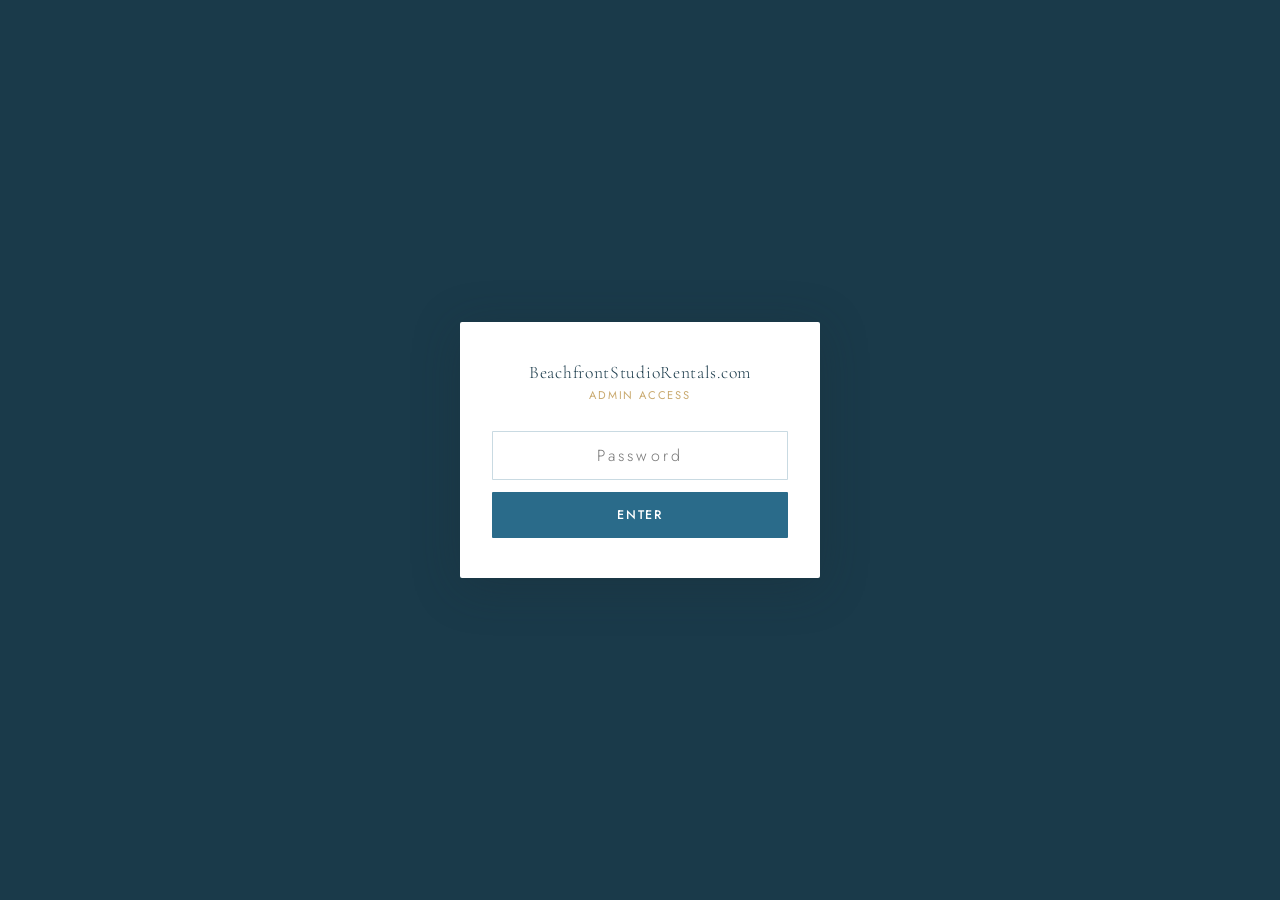
<file: admin-booking.html>
<!DOCTYPE html>
<html lang="en">
<head>
  <meta charset="UTF-8"/>
  <meta name="viewport" content="width=device-width,initial-scale=1.0"/>
  <title>Admin &middot; Booking Lookup &middot; BeachfrontStudioRentals.com</title>
  <link href="https://fonts.googleapis.com/css2?family=Cormorant+Garamond:ital,wght@0,300;0,400;0,600;1,300;1,400&family=Jost:wght@300;400;500&display=swap" rel="stylesheet"/>
  <link rel="stylesheet" href="styles.css"/>
  <style>

    /* ── Gate ─────────────────────────────────────────── */
    .gate {
      min-height: 100vh;
      display: flex;
      align-items: center;
      justify-content: center;
      background: var(--deep);
      padding: 2rem;
    }
    .gate-box {
      background: #fff;
      border-radius: 2px;
      max-width: 360px;
      width: 100%;
      padding: 2.5rem 2rem;
      text-align: center;
      box-shadow: 0 8px 48px rgba(26,42,50,0.3);
    }
    .gate-logo {
      font-family: 'Cormorant Garamond', serif;
      font-weight: 300;
      font-size: 1.1rem;
      color: var(--deep);
      letter-spacing: 0.04em;
      margin-bottom: 0.25rem;
    }
    .gate-sub {
      font-family: 'Jost', sans-serif;
      font-weight: 400;
      font-size: 0.7rem;
      letter-spacing: 0.16em;
      text-transform: uppercase;
      color: var(--gold);
      margin-bottom: 1.75rem;
    }
    .gate-box input[type="password"] {
      width: 100%;
      box-sizing: border-box;
      font-family: 'Jost', sans-serif;
      font-weight: 300;
      font-size: 1rem;
      color: var(--deep);
      background: #faf9f7;
      border: 1px solid rgba(42,67,80,0.2);
      border-radius: 1px;
      padding: 0.7rem 0.9rem;
      outline: none;
      text-align: center;
      letter-spacing: 0.12em;
      margin-bottom: 0.85rem;
    }
    .gate-box input[type="password"]:focus { border-color: var(--ocean); background: #fff; }
    .gate-btn {
      display: block;
      width: 100%;
      font-family: 'Jost', sans-serif;
      font-weight: 400;
      font-size: 0.8rem;
      letter-spacing: 0.12em;
      text-transform: uppercase;
      color: #fff;
      background: var(--ocean);
      border: none;
      border-radius: 1px;
      padding: 0.85rem;
      cursor: pointer;
      transition: background 0.2s;
    }
    .gate-btn:hover { background: var(--deep); }
    .gate-error {
      display: none;
      font-family: 'Jost', sans-serif;
      font-weight: 400;
      font-size: 0.8rem;
      color: #8b2020;
      margin-top: 0.75rem;
    }

    /* ── Main ─────────────────────────────────────────── */
    #main { display: none; }

    .admin-hero {
      background: var(--deep);
      color: var(--sand);
      padding: 5rem 1.5rem 3rem;
      text-align: center;
    }
    .admin-hero-eyebrow {
      font-family: 'Jost', sans-serif;
      font-weight: 400;
      font-size: 0.72rem;
      letter-spacing: 0.18em;
      text-transform: uppercase;
      color: var(--gold);
      margin: 0 0 0.85rem;
    }
    .admin-hero h1 {
      font-family: 'Cormorant Garamond', serif;
      font-weight: 300;
      font-size: clamp(1.8rem, 4vw, 2.6rem);
      margin: 0;
      line-height: 1.15;
    }

    .admin-wrap {
      max-width: 780px;
      margin: 0 auto;
      padding: 3rem 1.5rem 5rem;
    }

    /* ── Card ─────────────────────────────────────────── */
    .admin-card {
      background: #fff;
      border: 1px solid rgba(201,169,110,0.2);
      border-radius: 2px;
      padding: 2rem;
      box-shadow: 0 2px 20px rgba(42,67,80,0.07);
      margin-bottom: 2rem;
    }
    .admin-card-title {
      font-family: 'Jost', sans-serif;
      font-weight: 500;
      font-size: 0.68rem;
      letter-spacing: 0.16em;
      text-transform: uppercase;
      color: var(--gold);
      margin: 0 0 1.25rem;
      padding-bottom: 0.5rem;
      border-bottom: 1px solid rgba(201,169,110,0.25);
    }
    .admin-card-title.mt { margin-top: 1.75rem; }

    /* ── Booking list table ───────────────────────────── */
    .booking-table-wrap { overflow-x: auto; }
    .booking-table {
      width: 100%;
      border-collapse: collapse;
      font-family: 'Jost', sans-serif;
      font-size: 0.85rem;
    }
    .booking-table th {
      font-weight: 500;
      font-size: 0.68rem;
      letter-spacing: 0.1em;
      text-transform: uppercase;
      color: rgba(42,67,80,0.5);
      text-align: left;
      padding: 0.5rem 0.75rem;
      border-bottom: 1px solid rgba(201,169,110,0.25);
      white-space: nowrap;
    }
    .booking-table td {
      font-weight: 300;
      color: var(--deep);
      padding: 0.65rem 0.75rem;
      border-bottom: 1px solid rgba(42,67,80,0.06);
      white-space: nowrap;
    }
    .booking-table tr:last-child td { border-bottom: none; }
    .booking-table tbody tr {
      cursor: pointer;
      transition: background 0.15s;
    }
    .booking-table tbody tr:hover { background: rgba(201,169,110,0.07); }
    .booking-table tbody tr.selected { background: rgba(42,107,138,0.07); }
    .list-empty {
      font-family: 'Jost', sans-serif;
      font-weight: 300;
      font-size: 0.88rem;
      color: rgba(42,67,80,0.45);
      padding: 1rem 0;
    }
    .list-loading {
      font-family: 'Jost', sans-serif;
      font-weight: 300;
      font-size: 0.88rem;
      color: rgba(42,67,80,0.45);
      padding: 1rem 0;
    }

    /* ── Payment status badge ─────────────────────────── */
    .pay-status-badge {
      display: inline-block;
      font-family: 'Jost', sans-serif;
      font-weight: 400;
      font-size: 0.65rem;
      letter-spacing: 0.1em;
      text-transform: uppercase;
      padding: 0.2rem 0.6rem;
      border-radius: 50px;
      white-space: nowrap;
    }
    .pay-status-badge.unpaid {
      background: rgba(180,50,50,0.08);
      color: #8b2020;
      border: 1px solid rgba(180,50,50,0.25);
    }
    .pay-status-badge.deposit {
      background: rgba(201,169,110,0.12);
      color: #7a5a1a;
      border: 1px solid rgba(201,169,110,0.35);
    }
    .pay-status-badge.paid {
      background: rgba(42,107,138,0.08);
      color: var(--ocean);
      border: 1px solid rgba(42,107,138,0.25);
    }

    /* ── Fields ───────────────────────────────────────── */
    .a-field { margin-bottom: 1rem; }
    .a-field label {
      display: block;
      font-family: 'Jost', sans-serif;
      font-weight: 400;
      font-size: 0.78rem;
      letter-spacing: 0.06em;
      color: var(--deep);
      margin-bottom: 0.35rem;
    }
    .a-field input,
    .a-field select {
      width: 100%;
      box-sizing: border-box;
      font-family: 'Jost', sans-serif;
      font-weight: 300;
      font-size: 0.95rem;
      color: var(--deep);
      background: #faf9f7;
      border: 1px solid rgba(42,67,80,0.18);
      border-radius: 1px;
      padding: 0.65rem 0.85rem;
      outline: none;
      transition: border-color 0.2s;
      -webkit-appearance: none;
      appearance: none;
    }
    .a-field input:focus,
    .a-field select:focus { border-color: var(--ocean); background: #fff; }

    .a-field-pair {
      display: grid;
      grid-template-columns: 1fr 1fr;
      gap: 0.85rem;
    }
    .a-field-trio {
      display: grid;
      grid-template-columns: 2fr 1fr 1fr;
      gap: 0.85rem;
    }
    @media (max-width: 540px) {
      .a-field-pair  { grid-template-columns: 1fr; }
      .a-field-trio  { grid-template-columns: 1fr; }
      .admin-card    { padding: 1.5rem 1.25rem; }
    }

    /* ── Buttons ──────────────────────────────────────── */
    .a-btn {
      font-family: 'Jost', sans-serif;
      font-weight: 400;
      font-size: 0.8rem;
      letter-spacing: 0.12em;
      text-transform: uppercase;
      color: #fff;
      background: var(--ocean);
      border: none;
      border-radius: 1px;
      padding: 0.75rem 1.5rem;
      cursor: pointer;
      transition: background 0.2s, opacity 0.2s;
    }
    .a-btn:hover { background: var(--deep); }
    .a-btn:disabled { opacity: 0.5; cursor: not-allowed; }
    .a-btn-gold {
      background: var(--gold);
      color: var(--deep);
    }
    .a-btn-gold:hover { background: #b8943a; color: #fff; }
    .a-btn-full { width: 100%; display: block; text-align: center; }
    .a-btn-danger {
      background: transparent;
      color: #8b2020;
      border: 1px solid rgba(180,50,50,0.4);
    }
    .a-btn-danger:hover { background: rgba(180,50,50,0.08); color: #6a1010; }
    .a-btn-danger-confirm {
      background: #8b2020;
      color: #fff;
      border: none;
    }
    .a-btn-danger-confirm:hover { background: #6a1010; }

    /* ── Delete row ───────────────────────────────────── */
    .delete-row {
      display: flex;
      align-items: center;
      gap: 1rem;
      flex-wrap: wrap;
      margin-top: 1rem;
    }
    .delete-confirm-msg {
      display: none;
      font-family: 'Jost', sans-serif;
      font-weight: 400;
      font-size: 0.82rem;
      color: #8b2020;
    }

    /* ── Detail grid ──────────────────────────────────── */
    .detail-grid {
      display: grid;
      grid-template-columns: 1fr 1fr;
      gap: 0.6rem 1.5rem;
      margin-bottom: 1.5rem;
    }
    @media (max-width: 540px) { .detail-grid { grid-template-columns: 1fr; } }
    .detail-item .dl {
      font-family: 'Jost', sans-serif;
      font-weight: 400;
      font-size: 0.72rem;
      letter-spacing: 0.08em;
      text-transform: uppercase;
      color: rgba(42,67,80,0.45);
      margin-bottom: 0.15rem;
    }
    .detail-item .dv {
      font-family: 'Jost', sans-serif;
      font-weight: 400;
      font-size: 0.92rem;
      color: var(--deep);
    }

    /* ── Pricing table ────────────────────────────────── */
    .pricing-table {
      background: #faf9f7;
      border: 1px solid rgba(201,169,110,0.18);
      border-radius: 1px;
      padding: 1rem 1.25rem;
      margin-bottom: 1.25rem;
    }
    .pricing-row {
      display: flex;
      justify-content: space-between;
      font-family: 'Jost', sans-serif;
      font-weight: 300;
      font-size: 0.88rem;
      color: var(--deep);
      padding: 0.3rem 0;
    }
    .pricing-row.total {
      font-weight: 500;
      border-top: 1px solid rgba(201,169,110,0.3);
      margin-top: 0.4rem;
      padding-top: 0.6rem;
      font-size: 0.95rem;
    }

    /* ── Banners ──────────────────────────────────────── */
    .a-error {
      display: none;
      background: rgba(180,50,50,0.08);
      border: 1px solid rgba(180,50,50,0.3);
      border-radius: 2px;
      color: #8b2020;
      font-family: 'Jost', sans-serif;
      font-weight: 400;
      font-size: 0.875rem;
      padding: 0.75rem 1rem;
      margin-top: 1rem;
      line-height: 1.5;
    }
    .a-success-banner {
      display: none;
      background: rgba(42,107,138,0.08);
      border: 1px solid rgba(42,107,138,0.3);
      border-radius: 2px;
      color: var(--ocean);
      font-family: 'Jost', sans-serif;
      font-weight: 400;
      font-size: 0.875rem;
      padding: 0.75rem 1rem;
      margin-top: 1rem;
      line-height: 1.5;
    }

    /* ── Divider ──────────────────────────────────────── */
    .section-divider {
      border: none;
      border-top: 1px solid rgba(201,169,110,0.2);
      margin: 1.75rem 0;
    }

    /* ── Payment section ──────────────────────────────── */
    .payment-status-block {
      background: #faf9f7;
      border: 1px solid rgba(201,169,110,0.18);
      border-radius: 1px;
      padding: 1rem 1.25rem;
      margin-bottom: 1.25rem;
      display: flex;
      align-items: center;
      justify-content: space-between;
      flex-wrap: wrap;
      gap: 0.75rem;
    }
    .payment-status-block .psl {
      font-family: 'Jost', sans-serif;
      font-weight: 400;
      font-size: 0.78rem;
      letter-spacing: 0.06em;
      color: rgba(42,67,80,0.5);
      text-transform: uppercase;
      margin-bottom: 0.2rem;
    }
    .payment-status-block .psv {
      font-family: 'Jost', sans-serif;
      font-weight: 400;
      font-size: 0.92rem;
      color: var(--deep);
    }

  </style>
</head>
<body>

  <!-- GATE -->
  <div class="gate" id="gate">
    <div class="gate-box">
      <div class="gate-logo">BeachfrontStudioRentals.com</div>
      <div class="gate-sub">Admin Access</div>
      <input type="password" id="gate-input" placeholder="Password" autocomplete="current-password"/>
      <button class="gate-btn" id="gate-btn">Enter</button>
      <p class="gate-error" id="gate-error">Incorrect password.</p>
    </div>
  </div>

  <!-- MAIN -->
  <div id="main">

    <!-- NAV -->
    <nav id="site-nav">
      <a class="nav-logo" href="index.html">
        BeachfrontStudioRentals.com
        <span>Lauderdale-by-the-Sea, Florida</span>
      </a>
      <ul class="nav-links" id="nav-links">
        <li><a href="319.html">Unit #319</a></li>
        <li><a href="322.html">Unit #322</a></li>
        <li><a href="calendar-events.html">Calendar &amp; Events</a></li>
        <li><button id="nav-contact-btn">Contact</button></li>
      </ul>
      <button class="nav-toggle" id="nav-toggle" aria-label="Menu"><span></span><span></span><span></span></button>
    </nav>

    <!-- CONTACT MODAL -->
    <div class="contact-modal" id="contact-modal">
      <div class="contact-box">
        <button class="contact-box-close" id="contact-modal-close">&times;</button>
        <p class="contact-box-eyebrow">Get in Touch</p>
        <h2 class="contact-box-title">Send a Direct Inquiry</h2>
        <form class="contact-form" id="contact-form">
          <input type="hidden" name="access_key" value="ede3a035-f85a-4089-bf98-8eaeab408e15"/>
          <input type="hidden" name="subject" value="New Inquiry from BeachfrontStudioRentals.com"/>
          <input type="hidden" name="from_name" value="BeachfrontStudioRentals.com"/>
          <input type="text" name="name" placeholder="Your Name *" required/>
          <input type="email" name="email" placeholder="Email Address *" required/>
          <input type="tel" name="phone" id="contact-phone" placeholder="Phone Number (optional)"/>
          <select name="contact_preference" id="contact-pref">
            <option value="">Best way to reach you...</option>
            <option value="Email">Email</option>
            <option value="Text">Text</option>
            <option value="Phone call">Phone call</option>
          </select>
          <div class="contact-nudge" id="contact-nudge">Looks like you didn't add a phone number &mdash; drop it above and we'll reach out that way.</div>
          <div class="date-row">
            <input type="date" name="checkin"/>
            <input type="date" name="checkout"/>
          </div>
          <textarea name="message" placeholder="Tell us about your stay..."></textarea>
          <button type="submit" class="contact-submit">Send Inquiry &rarr;</button>
        </form>
        <div class="contact-success" id="contact-success">
          <div class="check">&#10003;</div>
          <p>Thank you &mdash; your message is on its way. We'll be in touch shortly.</p>
        </div>
      </div>
    </div>

    <!-- HERO -->
    <div class="admin-hero">
      <p class="admin-hero-eyebrow">BeachfrontStudioRentals.com &middot; Admin</p>
      <h1>Booking Admin</h1>
    </div>

    <div class="admin-wrap">

      <!-- ═══════════════════════════════════════════════ -->
      <!-- SECTION 1 — ALL BOOKINGS                       -->
      <!-- ═══════════════════════════════════════════════ -->
      <div class="admin-card">
        <p class="admin-card-title">All Bookings</p>
        <div id="list-loading" class="list-loading">Loading bookings&hellip;</div>
        <div id="list-empty" class="list-empty" style="display:none;">No bookings found.</div>
        <div class="booking-table-wrap" id="list-table-wrap" style="display:none;">
          <table class="booking-table">
            <thead>
              <tr>
                <th>Booking ID</th>
                <th>Guest</th>
                <th>Unit</th>
                <th>Check-in</th>
                <th>Check-out</th>
                <th>Total</th>
                <th>Payment</th>
              </tr>
            </thead>
            <tbody id="list-tbody"></tbody>
          </table>
        </div>
        <div class="a-error" id="list-error"></div>
      </div>

      <!-- ═══════════════════════════════════════════════ -->
      <!-- SECTION 2 — LOOK UP A BOOKING                  -->
      <!-- ═══════════════════════════════════════════════ -->
      <div class="admin-card">
        <p class="admin-card-title">Look Up a Booking</p>

        <div class="a-field-pair">
          <div class="a-field">
            <label>Booking ID</label>
            <input type="text" id="lookup-id" placeholder="BSR-YYYYMMDD-XXXX"/>
          </div>
          <div class="a-field" style="display:flex;align-items:flex-end;">
            <button class="a-btn" id="lookup-btn" style="width:100%;">Look Up &rarr;</button>
          </div>
        </div>
        <div class="a-error" id="lookup-error"></div>

        <!-- Booking detail — shown after successful lookup -->
        <div id="booking-detail" style="display:none;">
          <hr class="section-divider"/>
          <p class="admin-card-title">Booking Detail</p>
          <div class="detail-grid" id="detail-grid"></div>

          <!-- Payment Status -->
          <p class="admin-card-title mt">Payment Status</p>
          <div class="payment-status-block" id="payment-status-block">
            <div>
              <div class="psl">Status</div>
              <div class="psv" id="ps-status"></div>
            </div>
            <div>
              <div class="psl">Amount Paid</div>
              <div class="psv" id="ps-amount-paid"></div>
            </div>
            <div>
              <div class="psl">Balance Remaining</div>
              <div class="psv" id="ps-balance-remaining"></div>
            </div>
          </div>

          <!-- Send Payment Link -->
          <button class="a-btn a-btn-gold" id="send-payment-btn">Send Payment Link to Guest &rarr;</button>
          <div class="a-error" id="payment-error"></div>
          <div class="a-success-banner" id="payment-success"></div>

          <hr class="section-divider"/>

          <!-- Override & Resend Contract -->
          <p class="admin-card-title mt">Override &amp; Resend Contract</p>
          <div class="a-field-pair">
            <div class="a-field">
              <label>Override Nightly Rate ($)</label>
              <input type="number" id="override-rate" placeholder="e.g. 185" min="0" step="0.01"/>
            </div>
            <div class="a-field" style="display:flex;align-items:flex-end;">
              <button class="a-btn" id="calculate-btn" style="width:100%;">Calculate &rarr;</button>
            </div>
          </div>
          <div class="a-error" id="calculate-error"></div>

          <div id="override-pricing-preview" style="display:none;">
            <div class="pricing-table" id="override-pricing-table"></div>
            <button class="a-btn a-btn-gold" id="send-contract-btn">Send Contract to Guest &rarr;</button>
            <div class="a-error" id="override-error"></div>
            <div class="a-success-banner" id="override-success"></div>
          </div>

          <hr class="section-divider"/>

          <!-- Delete Booking -->
          <p class="admin-card-title mt">Delete Booking</p>
          <div class="delete-row">
            <button class="a-btn a-btn-danger" id="delete-btn">Delete This Booking</button>
            <span class="delete-confirm-msg" id="delete-confirm-msg">This cannot be undone. Are you sure?</span>
            <button class="a-btn a-btn-danger-confirm" id="delete-confirm-btn" style="display:none;">Yes, Delete Permanently</button>
            <button class="a-btn" id="delete-cancel-btn" style="display:none;">Cancel</button>
          </div>
          <div class="a-error" id="delete-error"></div>

        </div>
      </div>

      <!-- ═══════════════════════════════════════════════ -->
      <!-- SECTION 3 — CREATE NEW BOOKING                 -->
      <!-- ═══════════════════════════════════════════════ -->
      <div class="admin-card">
        <p class="admin-card-title">Create New Booking</p>

        <div class="a-error" id="create-error"></div>

        <p class="admin-card-title mt" style="margin-top:0;">Stay Details</p>
        <div class="a-field">
          <label>Unit *</label>
          <select id="c-unit">
            <option value="">Select a unit&hellip;</option>
            <option value="319">Unit #319 &mdash; Oceanfront Retreat</option>
            <option value="322">Unit #322 &mdash; Corner Studio</option>
          </select>
        </div>
        <div class="a-field-pair">
          <div class="a-field">
            <label>Check-in Date *</label>
            <input type="date" id="c-checkin"/>
          </div>
          <div class="a-field">
            <label>Check-out Date *</label>
            <input type="date" id="c-checkout"/>
          </div>
        </div>
        <div class="a-field-pair">
          <div class="a-field">
            <label>Number of Guests *</label>
            <select id="c-num-guests">
              <option value="">Select&hellip;</option>
              <option value="1">1 guest</option>
              <option value="2">2 guests</option>
            </select>
          </div>
          <div class="a-field">
            <label>Override Nightly Rate ($ optional)</label>
            <input type="number" id="c-override-rate" placeholder="Leave blank for standard rates" min="0" step="0.01"/>
          </div>
        </div>

        <p class="admin-card-title mt">Guest Information</p>
        <div class="a-field">
          <label>Full Name *</label>
          <input type="text" id="c-full-name" placeholder="As it appears on their ID"/>
        </div>
        <div class="a-field-pair">
          <div class="a-field">
            <label>Email Address *</label>
            <input type="email" id="c-email"/>
          </div>
          <div class="a-field">
            <label>Phone Number *</label>
            <input type="tel" id="c-phone"/>
          </div>
        </div>
        <div class="a-field">
          <label>Street Address</label>
          <input type="text" id="c-address"/>
        </div>
        <div class="a-field-trio">
          <div class="a-field">
            <label>City</label>
            <input type="text" id="c-city"/>
          </div>
          <div class="a-field">
            <label>State</label>
            <input type="text" id="c-state" maxlength="2" placeholder="FL"/>
          </div>
          <div class="a-field">
            <label>ZIP</label>
            <input type="text" id="c-zip" maxlength="10"/>
          </div>
        </div>

        <button class="a-btn" id="create-calculate-btn">Calculate Pricing &rarr;</button>
        <div class="a-error" id="create-calculate-error"></div>

        <!-- Pricing preview — shown after Calculate -->
        <div id="create-pricing-preview" style="display:none;">
          <hr class="section-divider"/>
          <p class="admin-card-title">Pricing Preview</p>
          <div class="pricing-table" id="create-pricing-table"></div>
          <button class="a-btn a-btn-gold a-btn-full" id="create-send-btn">Create Booking &amp; Send Contract &rarr;</button>
          <div class="a-error" id="create-send-error"></div>
          <div class="a-success-banner" id="create-send-success"></div>

          <!-- Send Payment Link for newly created booking -->
          <div id="create-payment-wrap" style="display:none; margin-top:1rem;">
            <button class="a-btn a-btn-full" id="create-payment-btn">Send Payment Link to Guest &rarr;</button>
            <div class="a-error" id="create-payment-error"></div>
            <div class="a-success-banner" id="create-payment-success"></div>
          </div>
        </div>

      </div>

    </div><!-- /.admin-wrap -->

    <!-- FOOTER -->
    <footer>
      <div class="footer-inner">
        <div class="footer-brand">
          <div class="footer-logo">BeachfrontStudioRentals.com</div>
          <p>Two private oceanfront studio residences on the Atlantic in Lauderdale-by-the-Sea, Florida. Book direct for the best rate &mdash; no fees, no middleman.</p>
          <p class="footer-legal">Units #319 and #322 are privately owned and independently managed. BeachfrontStudioRentals.com is a direct-booking site operated by the unit owners. This site is not affiliated with Airbnb, VRBO, or any third-party booking platform.</p>
        </div>
        <div class="footer-col">
          <h4>Our Units</h4>
          <ul>
            <li><a href="319.html">Unit #319 &mdash; Oceanfront Retreat</a></li>
            <li><a href="322.html">Unit #322 &mdash; Corner Studio</a></li>
            <li><a href="calendar-events.html">Calendar &amp; Events</a></li>
            <li><a href="index.html">Home</a></li>
          </ul>
        </div>
        <div class="footer-col">
          <h4>Book Direct</h4>
          <ul>
            <li><button class="btn-link" id="footer-contact-btn">Contact Us</button></li>
          </ul>
        </div>
      </div>
      <div class="footer-bottom">
        <p>&copy; BeachfrontStudioRentals.com &middot; Lauderdale-by-the-Sea, Florida</p>
        <p class="footer-credit">A <a href="https://21webstudios.com" target="_blank">21WebStudios.com</a> production</p>
      </div>
    </footer>

  </div><!-- /#main -->

  <script>

    var WORKER_URL     = 'https://contract-sender.21webstudios.workers.dev';
    var ADMIN_PASSWORD = 'hensonbennett2129';

    // State
    var currentBooking      = null;   // booking loaded via lookup
    var overrideCalcPricing = null;   // pricing from /admin/calculate
    var createCalcPricing   = null;   // pricing preview for new booking
    var createdBookingId    = null;   // booking ID after successful create

    // ── Gate ────────────────────────────────────────────
    function tryEnter() {
      if (document.getElementById('gate-input').value === ADMIN_PASSWORD) {
        document.getElementById('gate').style.display = 'none';
        document.getElementById('main').style.display = 'block';
        loadBookingList();
      } else {
        document.getElementById('gate-error').style.display = 'block';
        document.getElementById('gate-input').value = '';
        document.getElementById('gate-input').focus();
      }
    }
    document.getElementById('gate-btn').addEventListener('click', tryEnter);
    document.getElementById('gate-input').addEventListener('keydown', function(e) {
      if (e.key === 'Enter') tryEnter();
    });

    // ── Nav ──────────────────────────────────────────────
    document.getElementById('nav-toggle').addEventListener('click', function() {
      document.getElementById('nav-links').classList.toggle('open');
    });
    document.querySelectorAll('.nav-links a').forEach(function(a) {
      a.addEventListener('click', function() {
        document.getElementById('nav-links').classList.remove('open');
      });
    });

    // ── Contact modal ────────────────────────────────────
    function openContactModal() {
      document.getElementById('contact-form').style.display = 'flex';
      document.getElementById('contact-success').style.display = 'none';
      document.getElementById('contact-modal').classList.add('open');
      document.body.style.overflow = 'hidden';
    }
    document.getElementById('nav-contact-btn').addEventListener('click', openContactModal);
    document.getElementById('footer-contact-btn').addEventListener('click', openContactModal);
    document.getElementById('contact-modal-close').addEventListener('click', function() {
      document.getElementById('contact-modal').classList.remove('open');
      document.body.style.overflow = '';
    });
    document.getElementById('contact-modal').addEventListener('click', function(e) {
      if (e.target === this) { this.classList.remove('open'); document.body.style.overflow = ''; }
    });
    var prefSel = document.getElementById('contact-pref');
    var phoneF  = document.getElementById('contact-phone');
    var nudge   = document.getElementById('contact-nudge');
    function checkNudge() {
      nudge.style.display = ((prefSel.value === 'Text' || prefSel.value === 'Phone call') && !phoneF.value.trim()) ? 'block' : 'none';
    }
    prefSel.addEventListener('change', checkNudge);
    phoneF.addEventListener('input', checkNudge);
    document.getElementById('contact-form').addEventListener('submit', async function(e) {
      e.preventDefault();
      var btn = this.querySelector('.contact-submit');
      btn.textContent = 'Sending...'; btn.disabled = true;
      try {
        var r = await fetch('https://api.web3forms.com/submit', { method: 'POST', body: new FormData(this) });
        var j = await r.json();
        if (j.success) { this.style.display = 'none'; document.getElementById('contact-success').style.display = 'block'; }
        else { btn.textContent = 'Send Inquiry →'; btn.disabled = false; alert('Something went wrong. Please try again.'); }
      } catch(err) { btn.textContent = 'Send Inquiry →'; btn.disabled = false; alert('Something went wrong. Please try again.'); }
    });

    // ── Utility ──────────────────────────────────────────
    function payStatusBadge(status) {
      if (!status || status === 'unpaid') return '<span class="pay-status-badge unpaid">Unpaid</span>';
      if (status === 'deposit_paid')      return '<span class="pay-status-badge deposit">Deposit Paid</span>';
      if (status === 'paid_in_full')      return '<span class="pay-status-badge paid">Paid in Full</span>';
      return '<span class="pay-status-badge unpaid">' + status + '</span>';
    }

    // ── Reset delete UI to fully fresh state ─────────────
    // Called both on new lookup AND after a successful delete,
    // ensuring button text/disabled state is always clean.
    function resetDeleteUI() {
      var deleteBtn      = document.getElementById('delete-btn');
      var confirmBtn     = document.getElementById('delete-confirm-btn');
      var cancelBtn      = document.getElementById('delete-cancel-btn');
      var confirmMsg     = document.getElementById('delete-confirm-msg');
      var deleteError    = document.getElementById('delete-error');

      deleteBtn.style.display   = 'inline-block';
      deleteBtn.disabled        = false;
      confirmMsg.style.display  = 'none';
      confirmBtn.style.display  = 'none';
      confirmBtn.textContent    = 'Yes, Delete Permanently';
      confirmBtn.disabled       = false;
      cancelBtn.style.display   = 'none';
      cancelBtn.disabled        = false;
      deleteError.style.display = 'none';
      deleteError.textContent   = '';
    }

    // ════════════════════════════════════════════════════
    // SECTION 1 — BOOKING LIST
    // ════════════════════════════════════════════════════

    async function loadBookingList() {
      try {
        var res  = await fetch(WORKER_URL + '/admin/list', {
          method:  'POST',
          headers: { 'Content-Type': 'application/json' },
          body:    JSON.stringify({ password: ADMIN_PASSWORD })
        });
        var data = await res.json();

        document.getElementById('list-loading').style.display = 'none';

        if (!res.ok || !data.success) {
          document.getElementById('list-error').textContent = (data && data.error) ? data.error : 'Could not load bookings.';
          document.getElementById('list-error').style.display = 'block';
          return;
        }

        if (!data.bookings || data.bookings.length === 0) {
          document.getElementById('list-empty').style.display      = 'block';
          document.getElementById('list-table-wrap').style.display = 'none';
          return;
        }

        var tbody = document.getElementById('list-tbody');
        tbody.innerHTML = '';
        data.bookings.forEach(function(b) {
          var tr = document.createElement('tr');
          tr.innerHTML =
            '<td>' + b.bookingId + '</td>' +
            '<td>' + b.guestName + '</td>' +
            '<td>Unit #' + (b.unit ? b.unit.replace(/\D/g, '') : '') + '</td>' +
            '<td>' + b.checkinDate + '</td>' +
            '<td>' + b.checkoutDate + '</td>' +
            '<td>$' + (b.total ? Number(b.total).toFixed(2) : '—') + '</td>' +
            '<td>' + payStatusBadge(b.paymentStatus) + '</td>';
          tr.addEventListener('click', function() {
            document.getElementById('lookup-id').value = b.bookingId;
            document.querySelectorAll('.booking-table tbody tr').forEach(function(r) { r.classList.remove('selected'); });
            tr.classList.add('selected');
            document.getElementById('lookup-btn').click();
            document.getElementById('lookup-btn').scrollIntoView({ behavior: 'smooth', block: 'center' });
          });
          tbody.appendChild(tr);
        });

        document.getElementById('list-empty').style.display      = 'none';
        document.getElementById('list-table-wrap').style.display = 'block';

      } catch(err) {
        document.getElementById('list-loading').style.display = 'none';
        document.getElementById('list-error').textContent = 'Unable to reach the booking server.';
        document.getElementById('list-error').style.display = 'block';
      }
    }

    // ════════════════════════════════════════════════════
    // SECTION 2 — LOOKUP
    // ════════════════════════════════════════════════════

    document.getElementById('lookup-btn').addEventListener('click', async function() {
      var errorEl = document.getElementById('lookup-error');
      errorEl.style.display = 'none';
      errorEl.textContent = '';

      var bookingId = document.getElementById('lookup-id').value.trim().toUpperCase();
      if (!bookingId) {
        errorEl.textContent = 'Please enter a Booking ID.';
        errorEl.style.display = 'block';
        return;
      }

      // Reset downstream state
      document.getElementById('booking-detail').style.display = 'none';
      document.getElementById('override-pricing-preview').style.display = 'none';
      document.getElementById('calculate-error').style.display = 'none';
      document.getElementById('override-error').style.display = 'none';
      document.getElementById('override-success').style.display = 'none';
      document.getElementById('payment-error').style.display = 'none';
      document.getElementById('payment-success').style.display = 'none';
      document.getElementById('override-rate').value = '';
      resetDeleteUI();
      currentBooking      = null;
      overrideCalcPricing = null;

      var btn = this;
      btn.textContent = 'Looking up...'; btn.disabled = true;

      try {
        var res  = await fetch(WORKER_URL + '/admin/lookup', {
          method:  'POST',
          headers: { 'Content-Type': 'application/json' },
          body:    JSON.stringify({ password: ADMIN_PASSWORD, bookingId: bookingId })
        });
        var data = await res.json();

        if (!res.ok || !data.success) {
          errorEl.textContent = (data && data.error) ? data.error : 'Booking not found.';
          errorEl.style.display = 'block';
          btn.textContent = 'Look Up →'; btn.disabled = false;
          return;
        }

        currentBooking = data.booking;
        renderBookingDetail(data.booking);
        renderPaymentStatus(data.booking);
        document.getElementById('booking-detail').style.display = 'block';
        btn.textContent = 'Look Up →'; btn.disabled = false;

      } catch(err) {
        errorEl.textContent = 'Unable to reach the booking server. Please try again.';
        errorEl.style.display = 'block';
        btn.textContent = 'Look Up →'; btn.disabled = false;
      }
    });

    function renderBookingDetail(b) {
      var g = b.guest;
      var r = b.reservation;
      var p = b.pricing;
      function row(label, value) {
        return '<div class="detail-item"><div class="dl">' + label + '</div><div class="dv">' + (value || '&mdash;') + '</div></div>';
      }
      var address = [g.address, g.city, g.state, g.zip].filter(Boolean).join(', ');
      document.getElementById('detail-grid').innerHTML =
        row('Booking ID',    b.bookingId) +
        row('Unit',          r.unit ? 'Unit #' + r.unit.replace(/\D/g, '') : '') +
        row('Guest',         g.full_name) +
        row('Email',         g.email) +
        row('Phone',         g.phone) +
        row('Check-in',      r.checkin_date) +
        row('Check-out',     r.checkout_date) +
        row('Guests',        g.num_guests) +
        row('Address',       address) +
        row('Nights',        p ? String(p.nights) : '') +
        row('Subtotal',      p ? '$' + p.subtotal.toFixed(2) : '') +
        row('Tax',           p ? '$' + p.tax.toFixed(2) : '') +
        row('Total',         p ? '$' + p.total.toFixed(2) : '') +
        row('Deposit (50%)', p ? '$' + p.deposit.toFixed(2) : '') +
        row('Balance',       p ? '$' + p.balance.toFixed(2) : '');
    }

    function renderPaymentStatus(b) {
      var status     = b.paymentStatus  || 'unpaid';
      var amountPaid = b.amountPaid     || 0;
      var total      = b.pricing ? b.pricing.total : 0;
      var remaining  = Math.max(0, total - amountPaid);

      var statusLabel = status === 'unpaid'       ? 'Unpaid'
                      : status === 'deposit_paid' ? 'Deposit Paid (50%)'
                      : status === 'paid_in_full' ? 'Paid in Full'
                      : status;

      document.getElementById('ps-status').innerHTML        = payStatusBadge(status);
      document.getElementById('ps-amount-paid').textContent = '$' + Number(amountPaid).toFixed(2);
      document.getElementById('ps-balance-remaining').textContent = '$' + remaining.toFixed(2);

      // Disable send-payment button if already paid in full
      var payBtn = document.getElementById('send-payment-btn');
      if (status === 'paid_in_full') {
        payBtn.disabled = true;
        payBtn.textContent = 'Paid in Full — No Payment Due';
      } else if (status === 'deposit_paid') {
        payBtn.disabled = false;
        payBtn.textContent = 'Send Balance Payment Link to Guest →';
      } else {
        payBtn.disabled = false;
        payBtn.textContent = 'Send Payment Link to Guest →';
      }
    }

    // ── Send Payment Link (Section 2) ────────────────────
    document.getElementById('send-payment-btn').addEventListener('click', async function() {
      var errorEl   = document.getElementById('payment-error');
      var successEl = document.getElementById('payment-success');
      errorEl.style.display   = 'none';
      successEl.style.display = 'none';

      if (!currentBooking) {
        errorEl.textContent = 'No booking loaded.';
        errorEl.style.display = 'block';
        return;
      }

      var btn = this;
      btn.textContent = 'Sending...'; btn.disabled = true;

      try {
        var res  = await fetch(WORKER_URL + '/admin/send-payment-link', {
          method:  'POST',
          headers: { 'Content-Type': 'application/json' },
          body:    JSON.stringify({ password: ADMIN_PASSWORD, bookingId: currentBooking.bookingId })
        });
        var data = await res.json();

        if (res.ok && data.success) {
          var typeLabel = data.paymentType === 'deposit' ? '50% deposit'
                        : data.paymentType === 'balance' ? 'balance'
                        : 'full payment';
          successEl.textContent =
            'Payment link sent to ' + currentBooking.guest.email + '. ' +
            'Amount: $' + Number(data.amountDue).toFixed(2) + ' (' + typeLabel + ', ' + data.daysOut + ' days until check-in).';
          successEl.style.display = 'block';
          btn.textContent = 'Payment Link Sent';
          // Leave disabled — prevent double-send
        } else {
          errorEl.textContent = (data && data.error) ? data.error : 'Something went wrong. Please try again.';
          errorEl.style.display = 'block';
          btn.textContent = 'Send Payment Link to Guest →'; btn.disabled = false;
        }

      } catch(err) {
        errorEl.textContent = 'Unable to reach the booking server.';
        errorEl.style.display = 'block';
        btn.textContent = 'Send Payment Link to Guest →'; btn.disabled = false;
      }
    });

    // ── Calculate override pricing ───────────────────────
    document.getElementById('calculate-btn').addEventListener('click', async function() {
      var errorEl = document.getElementById('calculate-error');
      errorEl.style.display = 'none';
      document.getElementById('override-pricing-preview').style.display = 'none';
      document.getElementById('override-error').style.display = 'none';
      document.getElementById('override-success').style.display = 'none';
      overrideCalcPricing = null;

      if (!currentBooking) {
        errorEl.textContent = 'No booking loaded.';
        errorEl.style.display = 'block';
        return;
      }
      var rate = parseFloat(document.getElementById('override-rate').value);
      if (!rate || rate <= 0) {
        errorEl.textContent = 'Please enter a valid nightly rate.';
        errorEl.style.display = 'block';
        return;
      }

      var btn = this;
      btn.textContent = 'Calculating...'; btn.disabled = true;

      try {
        var res  = await fetch(WORKER_URL + '/admin/calculate', {
          method:  'POST',
          headers: { 'Content-Type': 'application/json' },
          body:    JSON.stringify({ password: ADMIN_PASSWORD, bookingId: currentBooking.bookingId, overrideRate: rate })
        });
        var data = await res.json();

        if (!res.ok || !data.success) {
          errorEl.textContent = (data && data.error) ? data.error : 'Calculation failed.';
          errorEl.style.display = 'block';
          btn.textContent = 'Calculate →'; btn.disabled = false;
          return;
        }

        overrideCalcPricing = data.pricing;
        renderPricingTable('override-pricing-table', data.pricing, rate);
        document.getElementById('override-pricing-preview').style.display = 'block';

        var sendBtn = document.getElementById('send-contract-btn');
        sendBtn.textContent = 'Send Contract to Guest →';
        sendBtn.disabled = false;

        btn.textContent = 'Calculate →'; btn.disabled = false;

      } catch(err) {
        errorEl.textContent = 'Unable to reach the booking server.';
        errorEl.style.display = 'block';
        btn.textContent = 'Calculate →'; btn.disabled = false;
      }
    });

    // ── Send override contract ───────────────────────────
    document.getElementById('send-contract-btn').addEventListener('click', async function() {
      var errorEl   = document.getElementById('override-error');
      var successEl = document.getElementById('override-success');
      errorEl.style.display   = 'none';
      successEl.style.display = 'none';

      if (!currentBooking || !overrideCalcPricing) {
        errorEl.textContent = 'Please look up a booking and calculate pricing before sending.';
        errorEl.style.display = 'block';
        return;
      }
      var rate = parseFloat(document.getElementById('override-rate').value);
      if (!rate || rate <= 0) {
        errorEl.textContent = 'Override rate is missing. Please recalculate.';
        errorEl.style.display = 'block';
        return;
      }

      var btn = this;
      btn.textContent = 'Sending...'; btn.disabled = true;

      try {
        var res  = await fetch(WORKER_URL + '/admin/override', {
          method:  'POST',
          headers: { 'Content-Type': 'application/json' },
          body:    JSON.stringify({ password: ADMIN_PASSWORD, bookingId: currentBooking.bookingId, overrideRate: rate })
        });
        var data = await res.json();

        if (res.ok && data.success) {
          successEl.textContent = 'Contract sent to ' + currentBooking.guest.email + '. The guest will receive a SignWell signing link shortly.';
          successEl.style.display = 'block';
          btn.textContent = 'Contract Sent';
          // Leave disabled — prevent double-send
        } else {
          errorEl.textContent = (data && data.error) ? data.error : 'Something went wrong. Please try again.';
          errorEl.style.display = 'block';
          btn.textContent = 'Send Contract to Guest →'; btn.disabled = false;
        }

      } catch(err) {
        errorEl.textContent = 'Unable to reach the booking server.';
        errorEl.style.display = 'block';
        btn.textContent = 'Send Contract to Guest →'; btn.disabled = false;
      }
    });

    // ── Delete booking — two-step confirmation ───────────
    document.getElementById('delete-btn').addEventListener('click', function() {
      // Step 1: reveal confirmation prompt
      this.style.display = 'none';
      document.getElementById('delete-confirm-msg').style.display  = 'inline';
      document.getElementById('delete-confirm-btn').style.display  = 'inline-block';
      document.getElementById('delete-cancel-btn').style.display   = 'inline-block';
    });

    document.getElementById('delete-cancel-btn').addEventListener('click', function() {
      resetDeleteUI();
    });

    document.getElementById('delete-confirm-btn').addEventListener('click', async function() {
      var errorEl = document.getElementById('delete-error');
      errorEl.style.display = 'none';
      errorEl.textContent   = '';

      if (!currentBooking) {
        errorEl.textContent   = 'No booking loaded.';
        errorEl.style.display = 'block';
        return;
      }

      var btn = this;
      btn.textContent = 'Deleting...'; btn.disabled = true;
      document.getElementById('delete-cancel-btn').disabled = true;

      try {
        var res  = await fetch(WORKER_URL + '/admin/delete', {
          method:  'POST',
          headers: { 'Content-Type': 'application/json' },
          body:    JSON.stringify({ password: ADMIN_PASSWORD, bookingId: currentBooking.bookingId })
        });
        var data = await res.json();

        if (res.ok && data.success) {
          // Reset delete UI first so buttons are clean for the next booking
          resetDeleteUI();
          // Hide the booking detail panel and clear the lookup field
          document.getElementById('booking-detail').style.display = 'none';
          document.getElementById('lookup-id').value = '';
          currentBooking = null;
          // Refresh the booking list
          document.getElementById('list-loading').style.display    = 'block';
          document.getElementById('list-table-wrap').style.display = 'none';
          document.getElementById('list-empty').style.display      = 'none';
          loadBookingList();
        } else {
          errorEl.textContent   = (data && data.error) ? data.error : 'Delete failed. Please try again.';
          errorEl.style.display = 'block';
          btn.textContent = 'Yes, Delete Permanently'; btn.disabled = false;
          document.getElementById('delete-cancel-btn').disabled = false;
        }

      } catch(err) {
        errorEl.textContent   = 'Unable to reach the booking server.';
        errorEl.style.display = 'block';
        btn.textContent = 'Yes, Delete Permanently'; btn.disabled = false;
        document.getElementById('delete-cancel-btn').disabled = false;
      }
    });

    // ════════════════════════════════════════════════════
    // SECTION 3 — CREATE NEW BOOKING
    // ════════════════════════════════════════════════════

    // Calculate pricing preview for new booking
    document.getElementById('create-calculate-btn').addEventListener('click', async function() {
      var errorEl = document.getElementById('create-calculate-error');
      errorEl.style.display = 'none';
      document.getElementById('create-pricing-preview').style.display = 'none';
      document.getElementById('create-send-error').style.display = 'none';
      document.getElementById('create-send-success').style.display = 'none';
      document.getElementById('create-payment-wrap').style.display = 'none';
      createCalcPricing = null;
      createdBookingId  = null;

      var unit      = document.getElementById('c-unit').value.trim();
      var checkin   = document.getElementById('c-checkin').value.trim();
      var checkout  = document.getElementById('c-checkout').value.trim();
      var numGuests = document.getElementById('c-num-guests').value.trim();
      var fullName  = document.getElementById('c-full-name').value.trim();
      var email     = document.getElementById('c-email').value.trim();
      var phone     = document.getElementById('c-phone').value.trim();

      if (!unit || !checkin || !checkout || !numGuests || !fullName || !email || !phone) {
        errorEl.textContent = 'Please fill in at minimum: unit, dates, number of guests, full name, email, and phone before calculating.';
        errorEl.style.display = 'block';
        return;
      }
      if (checkout <= checkin) {
        errorEl.textContent = 'Check-out date must be after check-in date.';
        errorEl.style.display = 'block';
        return;
      }

      var overrideRateRaw = document.getElementById('c-override-rate').value.trim();
      var overrideRate    = overrideRateRaw !== '' ? parseFloat(overrideRateRaw) : null;

      var btn = this;
      btn.textContent = 'Calculating...'; btn.disabled = true;

      try {
        var previewPricing = calcPricingLocal(unit, checkin, checkout, overrideRate);
        createCalcPricing  = { pricing: previewPricing, overrideRate: overrideRate };
        renderPricingTable('create-pricing-table', previewPricing, overrideRate);
        document.getElementById('create-pricing-preview').style.display = 'block';

        var sendBtn = document.getElementById('create-send-btn');
        sendBtn.textContent = 'Create Booking & Send Contract →';
        sendBtn.disabled = false;

        btn.textContent = 'Calculate Pricing →'; btn.disabled = false;

      } catch(err) {
        errorEl.textContent = err.message || 'Calculation failed.';
        errorEl.style.display = 'block';
        btn.textContent = 'Calculate Pricing →'; btn.disabled = false;
      }
    });

    // Local pricing calculation — mirrors Worker logic exactly
    var PRETAX_RATES = {
      '319': { winter: 243.36, offseason: 154.87 },
      '322': { winter: 287.61, offseason: 199.12 },
    };
    var TAX_RATE = 0.13;

    function isWinterLocal(date) {
      var m = date.getMonth() + 1;
      var d = date.getDate();
      if (m > 5 && m < 11) return false;
      if (m === 5 && d >= 15) return false;
      if (m === 11 && d < 15) return false;
      return true;
    }

    function calcPricingLocal(unit, checkin, checkout, overrideRate) {
      var unitKey = unit.replace(/\D/g, '');
      var rates   = PRETAX_RATES[unitKey];
      if (!rates) throw new Error('Unknown unit: ' + unit);

      var start = new Date(checkin  + 'T12:00:00');
      var end   = new Date(checkout + 'T12:00:00');
      if (end <= start) throw new Error('Check-out must be after check-in');

      var subtotal = 0;
      var nights   = 0;
      var cur      = new Date(start);

      while (cur < end) {
        var rate = (overrideRate != null && overrideRate !== '')
          ? parseFloat(overrideRate)
          : (isWinterLocal(cur) ? rates.winter : rates.offseason);
        subtotal += rate;
        nights++;
        cur.setDate(cur.getDate() + 1);
      }

      var tax     = subtotal * TAX_RATE;
      var total   = subtotal + tax;
      var deposit = total * 0.5;
      var balance = total - deposit;

      function r2(n) { return Math.round(n * 100) / 100; }

      return {
        nights:   nights,
        subtotal: r2(subtotal),
        tax:      r2(tax),
        total:    r2(total),
        deposit:  r2(deposit),
        balance:  r2(balance),
      };
    }

    // Create booking & send contract
    document.getElementById('create-send-btn').addEventListener('click', async function() {
      var errorEl   = document.getElementById('create-send-error');
      var successEl = document.getElementById('create-send-success');
      errorEl.style.display   = 'none';
      successEl.style.display = 'none';

      if (!createCalcPricing) {
        errorEl.textContent = 'Please calculate pricing before sending.';
        errorEl.style.display = 'block';
        return;
      }

      var unit      = document.getElementById('c-unit').value.trim();
      var checkin   = document.getElementById('c-checkin').value.trim();
      var checkout  = document.getElementById('c-checkout').value.trim();
      var numGuests = document.getElementById('c-num-guests').value.trim();
      var fullName  = document.getElementById('c-full-name').value.trim();
      var email     = document.getElementById('c-email').value.trim();
      var phone     = document.getElementById('c-phone').value.trim();
      var address   = document.getElementById('c-address').value.trim();
      var city      = document.getElementById('c-city').value.trim();
      var state     = document.getElementById('c-state').value.trim();
      var zip       = document.getElementById('c-zip').value.trim();
      var overrideRateRaw = document.getElementById('c-override-rate').value.trim();
      var overrideRate    = overrideRateRaw !== '' ? parseFloat(overrideRateRaw) : null;

      var btn = this;
      btn.textContent = 'Sending...'; btn.disabled = true;

      var payload = {
        full_name:     fullName,
        email:         email,
        phone:         phone,
        address:       address,
        city:          city,
        state:         state,
        zip:           zip,
        unit:          unit,
        checkin_date:  checkin,
        checkout_date: checkout,
        num_guests:    parseInt(numGuests, 10),
      };
      if (overrideRate != null) payload.overrideRate = overrideRate;

      try {
        var res  = await fetch(WORKER_URL + '/submit', {
          method:  'POST',
          headers: { 'Content-Type': 'application/json' },
          body:    JSON.stringify(payload)
        });
        var data = await res.json();

        if (res.ok && data.success && data.bookingId) {
          createdBookingId = data.bookingId;
          successEl.textContent = 'Booking created — ID: ' + data.bookingId + '. Contract sent to ' + email + ' via SignWell.';
          successEl.style.display = 'block';
          btn.textContent = 'Booking Created';
          // Leave disabled — prevent double-send
          // Show payment link button
          document.getElementById('create-payment-wrap').style.display = 'block';
          var payBtn = document.getElementById('create-payment-btn');
          payBtn.textContent = 'Send Payment Link to Guest →';
          payBtn.disabled = false;
          // Refresh booking list
          loadBookingList();
        } else {
          errorEl.textContent = (data && data.error) ? data.error : 'Something went wrong. Please try again.';
          errorEl.style.display = 'block';
          btn.textContent = 'Create Booking & Send Contract →'; btn.disabled = false;
        }

      } catch(err) {
        errorEl.textContent = 'Unable to reach the booking server. Please try again.';
        errorEl.style.display = 'block';
        btn.textContent = 'Create Booking & Send Contract →'; btn.disabled = false;
      }
    });

    // Send payment link for newly created booking (Section 3)
    document.getElementById('create-payment-btn').addEventListener('click', async function() {
      var errorEl   = document.getElementById('create-payment-error');
      var successEl = document.getElementById('create-payment-success');
      errorEl.style.display   = 'none';
      successEl.style.display = 'none';

      if (!createdBookingId) {
        errorEl.textContent = 'No booking ID available. Please create a booking first.';
        errorEl.style.display = 'block';
        return;
      }

      var btn = this;
      btn.textContent = 'Sending...'; btn.disabled = true;

      try {
        var res  = await fetch(WORKER_URL + '/admin/send-payment-link', {
          method:  'POST',
          headers: { 'Content-Type': 'application/json' },
          body:    JSON.stringify({ password: ADMIN_PASSWORD, bookingId: createdBookingId })
        });
        var data = await res.json();

        if (res.ok && data.success) {
          var typeLabel = data.paymentType === 'deposit' ? '50% deposit'
                        : data.paymentType === 'balance' ? 'balance'
                        : 'full payment';
          successEl.textContent =
            'Payment link sent. Amount: $' + Number(data.amountDue).toFixed(2) +
            ' (' + typeLabel + ', ' + data.daysOut + ' days until check-in).';
          successEl.style.display = 'block';
          btn.textContent = 'Payment Link Sent';
          // Leave disabled — prevent double-send
        } else {
          errorEl.textContent = (data && data.error) ? data.error : 'Something went wrong. Please try again.';
          errorEl.style.display = 'block';
          btn.textContent = 'Send Payment Link to Guest →'; btn.disabled = false;
        }

      } catch(err) {
        errorEl.textContent = 'Unable to reach the booking server.';
        errorEl.style.display = 'block';
        btn.textContent = 'Send Payment Link to Guest →'; btn.disabled = false;
      }
    });

    // ── Shared pricing table renderer ────────────────────
    function renderPricingTable(tableId, p, rate) {
      var rateLabel = (rate != null && rate !== '') ? '$' + Number(rate).toFixed(2) + '/night (override)' : 'Standard seasonal rate';
      document.getElementById(tableId).innerHTML =
        '<div class="pricing-row"><span>' + p.nights + ' night' + (p.nights !== 1 ? 's' : '') + ' &times; ' + rateLabel + '</span><span>$' + p.subtotal.toFixed(2) + '</span></div>' +
        '<div class="pricing-row"><span>Tax (13%)</span><span>$' + p.tax.toFixed(2) + '</span></div>' +
        '<div class="pricing-row total"><span>Total</span><span>$' + p.total.toFixed(2) + '</span></div>' +
        '<div class="pricing-row"><span>Deposit due (50%)</span><span>$' + p.deposit.toFixed(2) + '</span></div>' +
        '<div class="pricing-row"><span>Balance due</span><span>$' + p.balance.toFixed(2) + '</span></div>';
    }

  </script>
</body>
</html>
</file>
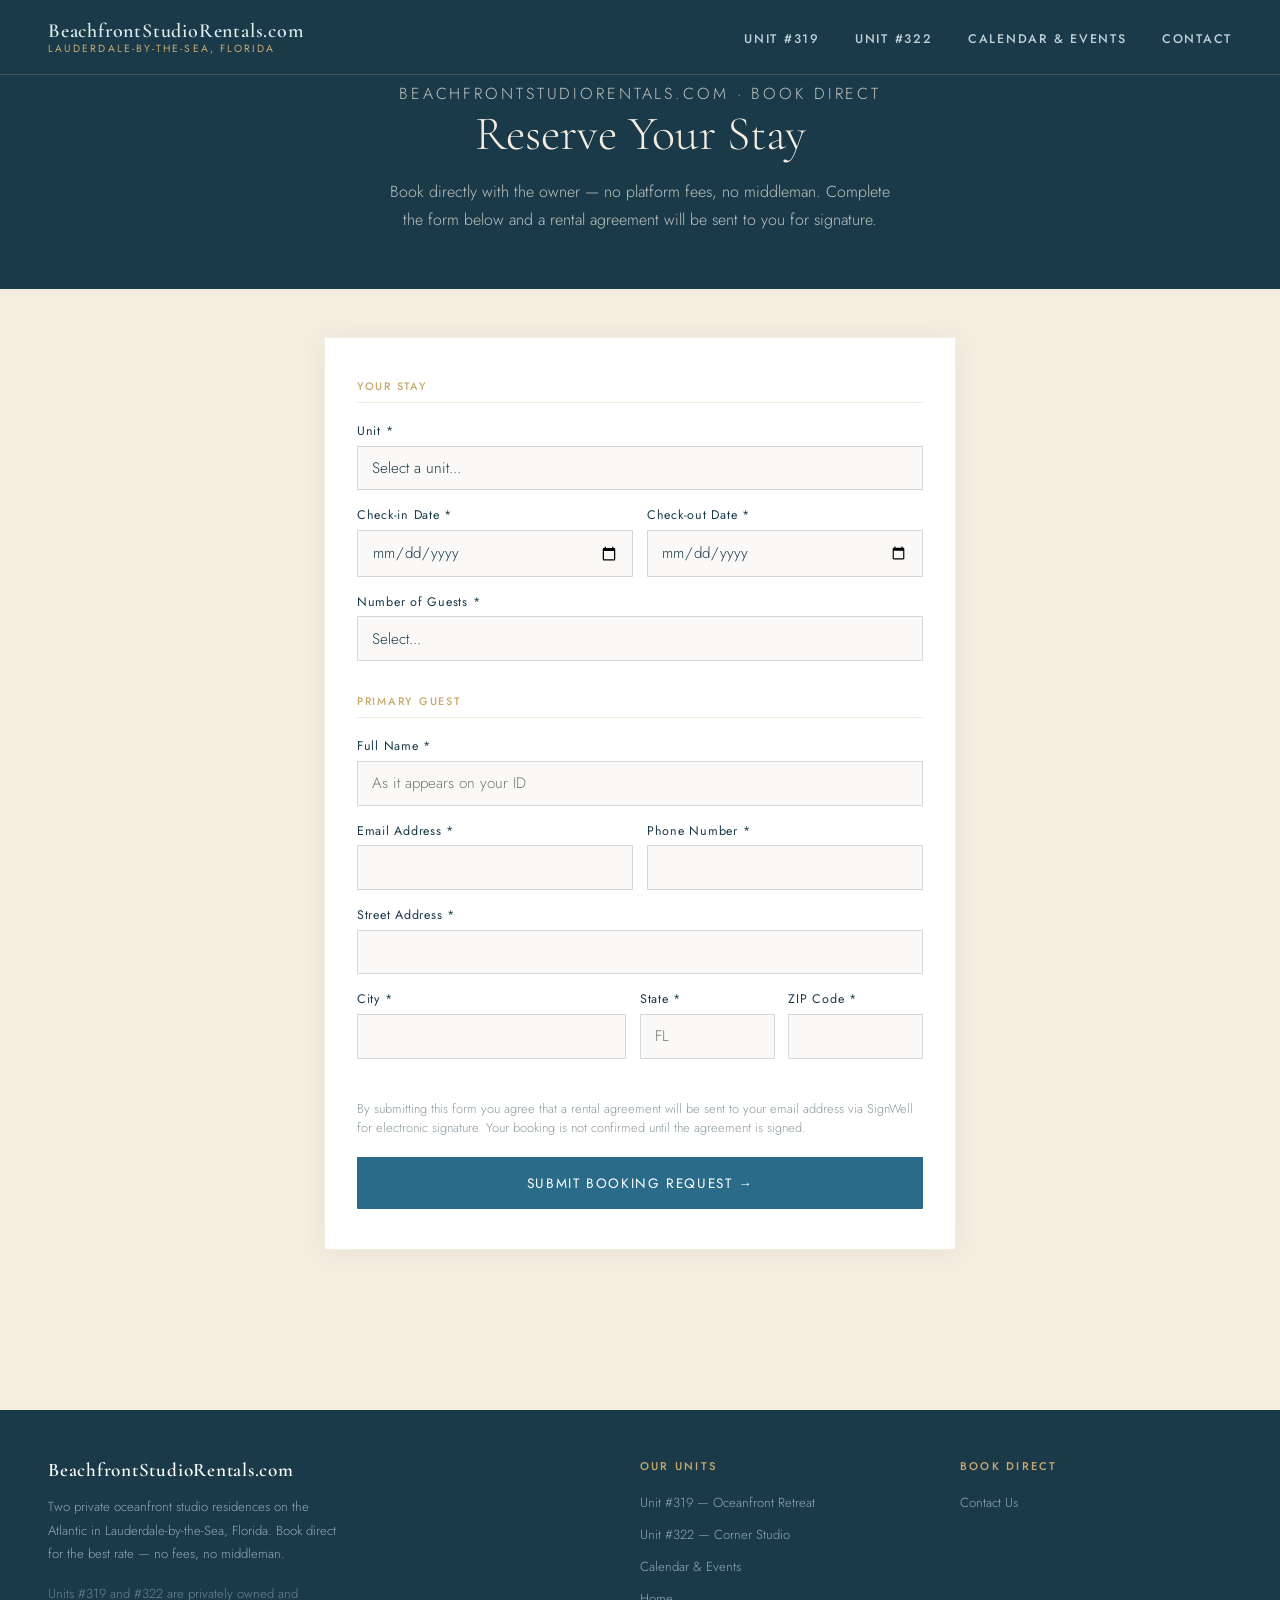
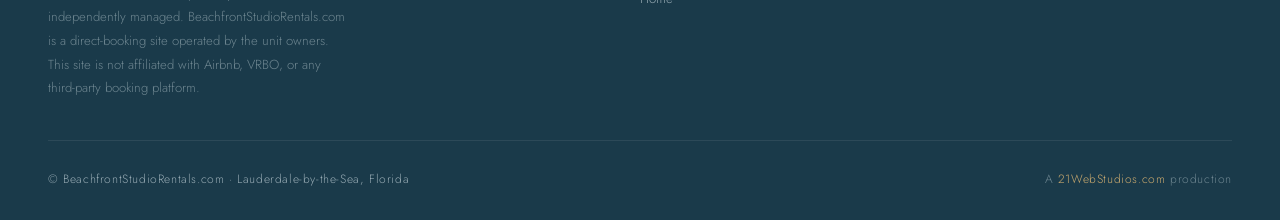
<file: book.html>
<!DOCTYPE html>
<html lang="en">
<head>
  <meta charset="UTF-8"/>
  <meta name="viewport" content="width=device-width,initial-scale=1.0"/>
  <title>Book Direct &middot; BeachfrontStudioRentals.com &middot; Lauderdale-by-the-Sea</title>
  <link href="https://fonts.googleapis.com/css2?family=Cormorant+Garamond:ital,wght@0,300;0,400;0,600;1,300;1,400&family=Jost:wght@300;400;500&display=swap" rel="stylesheet"/>
  <link rel="stylesheet" href="styles.css"/>
  <style>
    .book-hero {
      background: var(--deep);
      color: var(--sand);
      text-align: center;
      padding: 5rem 1.5rem 3.5rem;
    }
    .book-hero-eyebrow {
      font-family: 'Jost', sans-serif;
      font-weight: 400;
      font-size: 0.75rem;
      letter-spacing: 0.18em;
      text-transform: uppercase;
      color: var(--gold);
      margin: 0 0 1rem;
    }
    .book-hero h1 {
      font-family: 'Cormorant Garamond', serif;
      font-weight: 300;
      font-size: clamp(2rem, 5vw, 3rem);
      margin: 0 0 1rem;
      line-height: 1.15;
    }
    .book-hero p {
      font-family: 'Jost', sans-serif;
      font-weight: 300;
      font-size: 1rem;
      color: rgba(245,240,230,0.75);
      max-width: 520px;
      margin: 0 auto;
      line-height: 1.7;
    }
    .book-wrap {
      max-width: 680px;
      margin: 0 auto;
      padding: 3rem 1.5rem 5rem;
    }
    .book-card {
      background: #fff;
      border: 1px solid rgba(201,169,110,0.2);
      border-radius: 2px;
      padding: 2.5rem 2rem;
      box-shadow: 0 2px 24px rgba(42,67,80,0.07);
    }
    .book-section-label {
      font-family: 'Jost', sans-serif;
      font-weight: 500;
      font-size: 0.68rem;
      letter-spacing: 0.16em;
      text-transform: uppercase;
      color: var(--gold);
      margin: 0 0 1.2rem;
      padding-bottom: 0.5rem;
      border-bottom: 1px solid rgba(201,169,110,0.25);
    }
    .book-section {
      margin-bottom: 2rem;
    }
    .book-field {
      margin-bottom: 1rem;
    }
    .book-field label {
      display: block;
      font-family: 'Jost', sans-serif;
      font-weight: 400;
      font-size: 0.78rem;
      letter-spacing: 0.06em;
      color: var(--deep);
      margin-bottom: 0.35rem;
    }
    .book-field input,
    .book-field select {
      width: 100%;
      box-sizing: border-box;
      font-family: 'Jost', sans-serif;
      font-weight: 300;
      font-size: 0.95rem;
      color: var(--deep);
      background: #faf9f7;
      border: 1px solid rgba(42,67,80,0.18);
      border-radius: 1px;
      padding: 0.65rem 0.85rem;
      outline: none;
      transition: border-color 0.2s;
      -webkit-appearance: none;
      appearance: none;
    }
    .book-field input:focus,
    .book-field select:focus {
      border-color: var(--ocean);
      background: #fff;
    }
    .book-field-pair {
      display: grid;
      grid-template-columns: 1fr 1fr;
      gap: 0.85rem;
    }
    .book-field-trio {
      display: grid;
      grid-template-columns: 2fr 1fr 1fr;
      gap: 0.85rem;
    }
    @media (max-width: 520px) {
      .book-field-pair { grid-template-columns: 1fr; }
      .book-field-trio { grid-template-columns: 1fr; }
      .book-card { padding: 1.75rem 1.25rem; }
    }
    .book-note {
      font-family: 'Jost', sans-serif;
      font-weight: 300;
      font-size: 0.8rem;
      color: rgba(42,67,80,0.55);
      margin: -0.5rem 0 1.25rem;
      line-height: 1.5;
    }
    .book-submit {
      display: block;
      width: 100%;
      font-family: 'Jost', sans-serif;
      font-weight: 400;
      font-size: 0.85rem;
      letter-spacing: 0.12em;
      text-transform: uppercase;
      color: #fff;
      background: var(--ocean);
      border: none;
      border-radius: 1px;
      padding: 1rem 2rem;
      cursor: pointer;
      transition: background 0.2s, opacity 0.2s;
      margin-top: 0.5rem;
    }
    .book-submit:hover { background: var(--deep); }
    .book-submit:disabled { opacity: 0.55; cursor: not-allowed; }

    /* Estimated pricing block */
    .est-pricing {
      display: none;
      background: rgba(42,107,138,0.05);
      border: 1px solid rgba(42,107,138,0.18);
      border-radius: 2px;
      padding: 1.25rem 1.5rem 1rem;
      margin-bottom: 2rem;
    }
    .est-pricing-label {
      font-family: 'Jost', sans-serif;
      font-weight: 500;
      font-size: 0.68rem;
      letter-spacing: 0.16em;
      text-transform: uppercase;
      color: var(--ocean);
      margin: 0 0 0.9rem;
      padding-bottom: 0.5rem;
      border-bottom: 1px solid rgba(42,107,138,0.15);
    }
    .est-pricing-row {
      display: flex;
      justify-content: space-between;
      align-items: baseline;
      font-family: 'Jost', sans-serif;
      font-weight: 300;
      font-size: 0.88rem;
      color: var(--deep);
      padding: 0.3rem 0;
    }
    .est-pricing-row.est-total {
      font-weight: 500;
      font-size: 0.95rem;
      border-top: 1px solid rgba(42,107,138,0.15);
      margin-top: 0.35rem;
      padding-top: 0.6rem;
    }
    .est-pricing-row span:last-child {
      font-weight: 400;
    }
    .est-pricing-row.est-total span:last-child {
      font-weight: 500;
    }

    /* Success overlay */
    .book-success-overlay {
      display: none;
      position: fixed;
      inset: 0;
      background: rgba(26,42,50,0.72);
      z-index: 2000;
      align-items: center;
      justify-content: center;
      padding: 1.5rem;
    }
    .book-success-overlay.open {
      display: flex;
    }
    .book-success-box {
      background: #fff;
      border-radius: 2px;
      max-width: 480px;
      width: 100%;
      padding: 2.5rem 2rem 2rem;
      text-align: center;
      position: relative;
      box-shadow: 0 8px 48px rgba(26,42,50,0.22);
    }
    .book-success-close {
      position: absolute;
      top: 1rem;
      right: 1.1rem;
      background: none;
      border: none;
      font-size: 1.4rem;
      color: var(--deep);
      cursor: pointer;
      line-height: 1;
      opacity: 0.5;
    }
    .book-success-close:hover { opacity: 1; }
    .book-success-check {
      width: 56px;
      height: 56px;
      border-radius: 50%;
      background: rgba(42,107,138,0.1);
      color: var(--ocean);
      font-size: 1.6rem;
      display: flex;
      align-items: center;
      justify-content: center;
      margin: 0 auto 1.25rem;
    }
    .book-success-title {
      font-family: 'Cormorant Garamond', serif;
      font-weight: 400;
      font-size: 1.6rem;
      color: var(--deep);
      margin: 0 0 0.75rem;
    }
    .book-success-msg {
      font-family: 'Jost', sans-serif;
      font-weight: 300;
      font-size: 0.95rem;
      color: rgba(42,67,80,0.75);
      line-height: 1.7;
      margin: 0 0 1.25rem;
    }
    .book-success-id {
      font-family: 'Jost', sans-serif;
      font-weight: 500;
      font-size: 1rem;
      color: var(--deep);
      background: rgba(201,169,110,0.12);
      border: 1px solid rgba(201,169,110,0.35);
      border-radius: 2px;
      padding: 0.6rem 1rem;
      display: inline-block;
      letter-spacing: 0.06em;
    }

    /* Error banner */
    .book-error {
      display: none;
      background: rgba(180,50,50,0.08);
      border: 1px solid rgba(180,50,50,0.3);
      border-radius: 2px;
      color: #8b2020;
      font-family: 'Jost', sans-serif;
      font-weight: 400;
      font-size: 0.875rem;
      padding: 0.75rem 1rem;
      margin-bottom: 1.25rem;
      line-height: 1.5;
    }
  </style>
</head>
<body>

  <!-- NAV -->
  <nav id="site-nav">
    <a class="nav-logo" href="index.html">
      BeachfrontStudioRentals.com
      <span>Lauderdale-by-the-Sea, Florida</span>
    </a>
    <ul class="nav-links" id="nav-links">
      <li><a href="319.html">Unit #319</a></li>
      <li><a href="322.html">Unit #322</a></li>
      <li><a href="calendar-events.html">Calendar &amp; Events</a></li>
      <li><button id="nav-contact-btn">Contact</button></li>
    </ul>
    <button class="nav-toggle" id="nav-toggle" aria-label="Menu"><span></span><span></span><span></span></button>
  </nav>

  <!-- CONTACT MODAL -->
  <div class="contact-modal" id="contact-modal">
    <div class="contact-box">
      <button class="contact-box-close" id="contact-modal-close">&times;</button>
      <p class="contact-box-eyebrow">Get in Touch</p>
      <h2 class="contact-box-title">Send a Direct Inquiry</h2>
      <form class="contact-form" id="contact-form">
        <input type="hidden" name="access_key" value="ede3a035-f85a-4089-bf98-8eaeab408e15"/>
        <input type="hidden" name="subject" value="New Inquiry from BeachfrontStudioRentals.com"/>
        <input type="hidden" name="from_name" value="BeachfrontStudioRentals.com"/>
        <input type="text" name="name" placeholder="Your Name *" required/>
        <input type="email" name="email" placeholder="Email Address *" required/>
        <input type="tel" name="phone" id="contact-phone" placeholder="Phone Number (optional)"/>
        <select name="contact_preference" id="contact-pref">
          <option value="">Best way to reach you...</option>
          <option value="Email">Email</option>
          <option value="Text">Text</option>
          <option value="Phone call">Phone call</option>
        </select>
        <div class="contact-nudge" id="contact-nudge">Looks like you didn't add a phone number &mdash; drop it above and we'll reach out that way.</div>
        <div class="date-row">
          <input type="date" name="checkin"/>
          <input type="date" name="checkout"/>
        </div>
        <textarea name="message" placeholder="Tell us about your stay..."></textarea>
        <button type="submit" class="contact-submit">Send Inquiry &rarr;</button>
      </form>
      <div class="contact-success" id="contact-success">
        <div class="check">&#10003;</div>
        <p>Thank you &mdash; your message is on its way. We'll be in touch shortly.</p>
      </div>
    </div>
  </div>

  <!-- SUCCESS OVERLAY -->
  <div class="book-success-overlay" id="book-success-overlay">
    <div class="book-success-box">
      <button class="book-success-close" id="book-success-close">&times;</button>
      <div class="book-success-check">&#10003;</div>
      <h2 class="book-success-title">Booking Received</h2>
      <p class="book-success-msg">Check your email &mdash; a rental agreement will arrive shortly for your signature.</p>
      <div class="book-success-id" id="book-success-id"></div>
    </div>
  </div>

  <!-- HERO -->
  <div class="book-hero">
    <p class="book-hero-eyebrow">BeachfrontStudioRentals.com &middot; Book Direct</p>
    <h1>Reserve Your Stay</h1>
    <p>Book directly with the owner &mdash; no platform fees, no middleman. Complete the form below and a rental agreement will be sent to you for signature.</p>
  </div>

  <!-- FORM -->
  <div class="book-wrap">
    <div class="book-card">

      <div class="book-error" id="book-error"></div>

      <div class="book-section">
        <p class="book-section-label">Your Stay</p>
        <div class="book-field">
          <label>Unit *</label>
          <select id="f-unit" required>
            <option value="">Select a unit...</option>
            <option value="319">Unit #319 &mdash; Oceanfront Retreat</option>
            <option value="322">Unit #322 &mdash; Corner Studio</option>
          </select>
        </div>
        <div class="book-field-pair">
          <div class="book-field">
            <label>Check-in Date *</label>
            <input type="date" id="f-checkin" required/>
          </div>
          <div class="book-field">
            <label>Check-out Date *</label>
            <input type="date" id="f-checkout" required/>
          </div>
        </div>
        <div class="book-field">
          <label>Number of Guests *</label>
          <select id="f-num-guests" required>
            <option value="">Select...</option>
            <option value="1">1 guest</option>
            <option value="2">2 guests</option>
          </select>
        </div>
      </div>

      <!-- ESTIMATED PRICING — auto-shown when unit + dates are valid -->
      <div class="est-pricing" id="est-pricing">
        <p class="est-pricing-label">Estimated Charges</p>
        <div id="est-pricing-rows"></div>
      </div>

      <div class="book-section">
        <p class="book-section-label">Primary Guest</p>
        <div class="book-field">
          <label>Full Name *</label>
          <input type="text" id="f-full-name" placeholder="As it appears on your ID" required/>
        </div>
        <div class="book-field-pair">
          <div class="book-field">
            <label>Email Address *</label>
            <input type="email" id="f-email" required/>
          </div>
          <div class="book-field">
            <label>Phone Number *</label>
            <input type="tel" id="f-phone" required/>
          </div>
        </div>
        <div class="book-field">
          <label>Street Address *</label>
          <input type="text" id="f-address" required/>
        </div>
        <div class="book-field-trio">
          <div class="book-field">
            <label>City *</label>
            <input type="text" id="f-city" required/>
          </div>
          <div class="book-field">
            <label>State *</label>
            <input type="text" id="f-state" maxlength="2" placeholder="FL" required/>
          </div>
          <div class="book-field">
            <label>ZIP Code *</label>
            <input type="text" id="f-zip" maxlength="10" required/>
          </div>
        </div>
      </div>

      <p class="book-note">By submitting this form you agree that a rental agreement will be sent to your email address via SignWell for electronic signature. Your booking is not confirmed until the agreement is signed.</p>

      <button class="book-submit" id="book-submit-btn">Submit Booking Request &rarr;</button>

    </div>
  </div>

  <!-- FOOTER -->
  <footer>
    <div class="footer-inner">
      <div class="footer-brand">
        <div class="footer-logo">BeachfrontStudioRentals.com</div>
        <p>Two private oceanfront studio residences on the Atlantic in Lauderdale-by-the-Sea, Florida. Book direct for the best rate &mdash; no fees, no middleman.</p>
        <p class="footer-legal">Units #319 and #322 are privately owned and independently managed. BeachfrontStudioRentals.com is a direct-booking site operated by the unit owners. This site is not affiliated with Airbnb, VRBO, or any third-party booking platform.</p>
      </div>
      <div class="footer-col">
        <h4>Our Units</h4>
        <ul>
          <li><a href="319.html">Unit #319 &mdash; Oceanfront Retreat</a></li>
          <li><a href="322.html">Unit #322 &mdash; Corner Studio</a></li>
          <li><a href="calendar-events.html">Calendar &amp; Events</a></li>
          <li><a href="index.html">Home</a></li>
        </ul>
      </div>
      <div class="footer-col">
        <h4>Book Direct</h4>
        <ul>
          <li><button class="btn-link" id="footer-contact-btn">Contact Us</button></li>
        </ul>
      </div>
    </div>
    <div class="footer-bottom">
      <p>&copy; BeachfrontStudioRentals.com &middot; Lauderdale-by-the-Sea, Florida</p>
      <p class="footer-credit">A <a href="https://21webstudios.com" target="_blank">21WebStudios.com</a> production</p>
    </div>
  </footer>

  <script>

    var WORKER_URL = 'https://contract-sender.21webstudios.workers.dev';

    // ── Pricing constants (mirrors Worker logic) ─────────────────────────────
    var PRETAX_RATES = {
      '319': { winter: 243.36, offseason: 154.87 },
      '322': { winter: 287.61, offseason: 199.12 }
    };
    var TAX_RATE = 0.13;

    function isWinter(date) {
      var m = date.getMonth() + 1;
      var d = date.getDate();
      if (m > 5 && m < 11) return false;
      if (m === 5 && d >= 15) return false;
      if (m === 11 && d < 15) return false;
      return true;
    }

    function calcPricing(unit, checkin, checkout) {
      var rates = PRETAX_RATES[unit];
      if (!rates) return null;
      var start = new Date(checkin  + 'T12:00:00');
      var end   = new Date(checkout + 'T12:00:00');
      if (end <= start) return null;
      var subtotal = 0, nights = 0;
      var cur = new Date(start);
      while (cur < end) {
        subtotal += isWinter(cur) ? rates.winter : rates.offseason;
        nights++;
        cur.setDate(cur.getDate() + 1);
      }
      var tax     = subtotal * TAX_RATE;
      var total   = subtotal + tax;
      var deposit = total * 0.5;
      var balance = total - deposit;
      function r2(n) { return Math.round(n * 100) / 100; }
      return { nights: nights, subtotal: r2(subtotal), tax: r2(tax), total: r2(total), deposit: r2(deposit), balance: r2(balance) };
    }

    function fmt(n) { return '$' + n.toFixed(2); }

    function row(label, value, isTotal) {
      return '<div class="est-pricing-row' + (isTotal ? ' est-total' : '') + '"><span>' + label + '</span><span>' + value + '</span></div>';
    }

    function updateEstimate() {
      var unit    = document.getElementById('f-unit').value.trim();
      var checkin = document.getElementById('f-checkin').value.trim();
      var checkout= document.getElementById('f-checkout').value.trim();
      var el      = document.getElementById('est-pricing');
      var rows    = document.getElementById('est-pricing-rows');

      if (!unit || !checkin || !checkout) { el.style.display = 'none'; return; }

      var p = calcPricing(unit, checkin, checkout);
      if (!p) { el.style.display = 'none'; return; }

      rows.innerHTML =
        row(p.nights + ' night' + (p.nights !== 1 ? 's' : '') + ' &times; standard seasonal rate', fmt(p.subtotal)) +
        row('Tax (13%)', fmt(p.tax)) +
        row('Total Due', fmt(p.total), true);

      el.style.display = 'block';
    }

    // Pre-select unit from query string (?unit=319 or ?unit=322)
    (function() {
      var params = new URLSearchParams(window.location.search);
      var unit = params.get('unit');
      if (unit === '319' || unit === '322') {
        document.getElementById('f-unit').value = unit;
        updateEstimate();
      }
    })();

    // Auto-trigger estimate on any change to unit or dates
    document.getElementById('f-unit').addEventListener('change', updateEstimate);
    document.getElementById('f-checkin').addEventListener('change', updateEstimate);
    document.getElementById('f-checkout').addEventListener('change', updateEstimate);

    // Nav toggle
    document.getElementById('nav-toggle').addEventListener('click', function() {
      document.getElementById('nav-links').classList.toggle('open');
    });
    document.querySelectorAll('.nav-links a').forEach(function(a) {
      a.addEventListener('click', function() {
        document.getElementById('nav-links').classList.remove('open');
      });
    });

    // Contact modal
    function openContactModal() {
      document.getElementById('contact-form').style.display = 'flex';
      document.getElementById('contact-success').style.display = 'none';
      document.getElementById('contact-modal').classList.add('open');
      document.body.style.overflow = 'hidden';
    }
    document.getElementById('nav-contact-btn').addEventListener('click', openContactModal);
    document.getElementById('footer-contact-btn').addEventListener('click', openContactModal);
    document.getElementById('contact-modal-close').addEventListener('click', function() {
      document.getElementById('contact-modal').classList.remove('open');
      document.body.style.overflow = '';
    });
    document.getElementById('contact-modal').addEventListener('click', function(e) {
      if (e.target === this) { this.classList.remove('open'); document.body.style.overflow = ''; }
    });

    // Contact form nudge
    var prefSel = document.getElementById('contact-pref');
    var phoneF  = document.getElementById('contact-phone');
    var nudge   = document.getElementById('contact-nudge');
    function checkNudge() {
      nudge.style.display = ((prefSel.value === 'Text' || prefSel.value === 'Phone call') && !phoneF.value.trim()) ? 'block' : 'none';
    }
    prefSel.addEventListener('change', checkNudge);
    phoneF.addEventListener('input', checkNudge);

    // Contact form submit
    document.getElementById('contact-form').addEventListener('submit', async function(e) {
      e.preventDefault();
      var btn = this.querySelector('.contact-submit');
      btn.textContent = 'Sending...'; btn.disabled = true;
      try {
        var r = await fetch('https://api.web3forms.com/submit', {method:'POST', body: new FormData(this)});
        var j = await r.json();
        if (j.success) { this.style.display = 'none'; document.getElementById('contact-success').style.display = 'block'; }
        else { btn.textContent = 'Send Inquiry →'; btn.disabled = false; alert('Something went wrong. Please try again.'); }
      } catch(err) { btn.textContent = 'Send Inquiry →'; btn.disabled = false; alert('Something went wrong. Please try again.'); }
    });

    // Success overlay dismiss
    document.getElementById('book-success-close').addEventListener('click', function() {
      document.getElementById('book-success-overlay').classList.remove('open');
      document.body.style.overflow = '';
    });

    // Booking form submit
    document.getElementById('book-submit-btn').addEventListener('click', async function() {
      var errorEl = document.getElementById('book-error');
      errorEl.style.display = 'none';
      errorEl.textContent = '';

      var unit      = document.getElementById('f-unit').value.trim();
      var checkin   = document.getElementById('f-checkin').value.trim();
      var checkout  = document.getElementById('f-checkout').value.trim();
      var numGuests = document.getElementById('f-num-guests').value.trim();
      var fullName  = document.getElementById('f-full-name').value.trim();
      var email     = document.getElementById('f-email').value.trim();
      var phone     = document.getElementById('f-phone').value.trim();
      var address   = document.getElementById('f-address').value.trim();
      var city      = document.getElementById('f-city').value.trim();
      var state     = document.getElementById('f-state').value.trim();
      var zip       = document.getElementById('f-zip').value.trim();

      if (!unit || !checkin || !checkout || !numGuests || !fullName || !email || !phone || !address || !city || !state || !zip) {
        errorEl.textContent = 'Please fill in all required fields before submitting.';
        errorEl.style.display = 'block';
        errorEl.scrollIntoView({behavior:'smooth', block:'center'});
        return;
      }
      if (checkout <= checkin) {
        errorEl.textContent = 'Check-out date must be after check-in date.';
        errorEl.style.display = 'block';
        errorEl.scrollIntoView({behavior:'smooth', block:'center'});
        return;
      }

      var btn = this;
      btn.textContent = 'Submitting...';
      btn.disabled = true;

      var payload = {
        full_name:     fullName,
        email:         email,
        phone:         phone,
        address:       address,
        city:          city,
        state:         state,
        zip:           zip,
        unit:          unit,
        checkin_date:  checkin,
        checkout_date: checkout,
        num_guests:    parseInt(numGuests, 10)
      };

      try {
        var res  = await fetch(WORKER_URL + '/submit', {
          method:  'POST',
          headers: {'Content-Type': 'application/json'},
          body:    JSON.stringify(payload)
        });
        var data = await res.json();

        if (res.ok && data.success && data.bookingId) {
          document.getElementById('book-success-id').textContent = 'Booking ID: ' + data.bookingId;
          document.getElementById('book-success-overlay').classList.add('open');
          document.body.style.overflow = 'hidden';
          btn.textContent = 'Submitted';
        } else {
          var msg = (data && data.error) ? data.error : 'Something went wrong. Please try again or contact us directly.';
          errorEl.textContent = msg;
          errorEl.style.display = 'block';
          errorEl.scrollIntoView({behavior:'smooth', block:'center'});
          btn.textContent = 'Submit Booking Request →';
          btn.disabled = false;
        }
      } catch(err) {
        errorEl.textContent = 'Unable to reach the booking server. Please try again or contact us directly.';
        errorEl.style.display = 'block';
        errorEl.scrollIntoView({behavior:'smooth', block:'center'});
        btn.textContent = 'Submit Booking Request →';
        btn.disabled = false;
      }
    });

  </script>
</body>
</html>
</file>
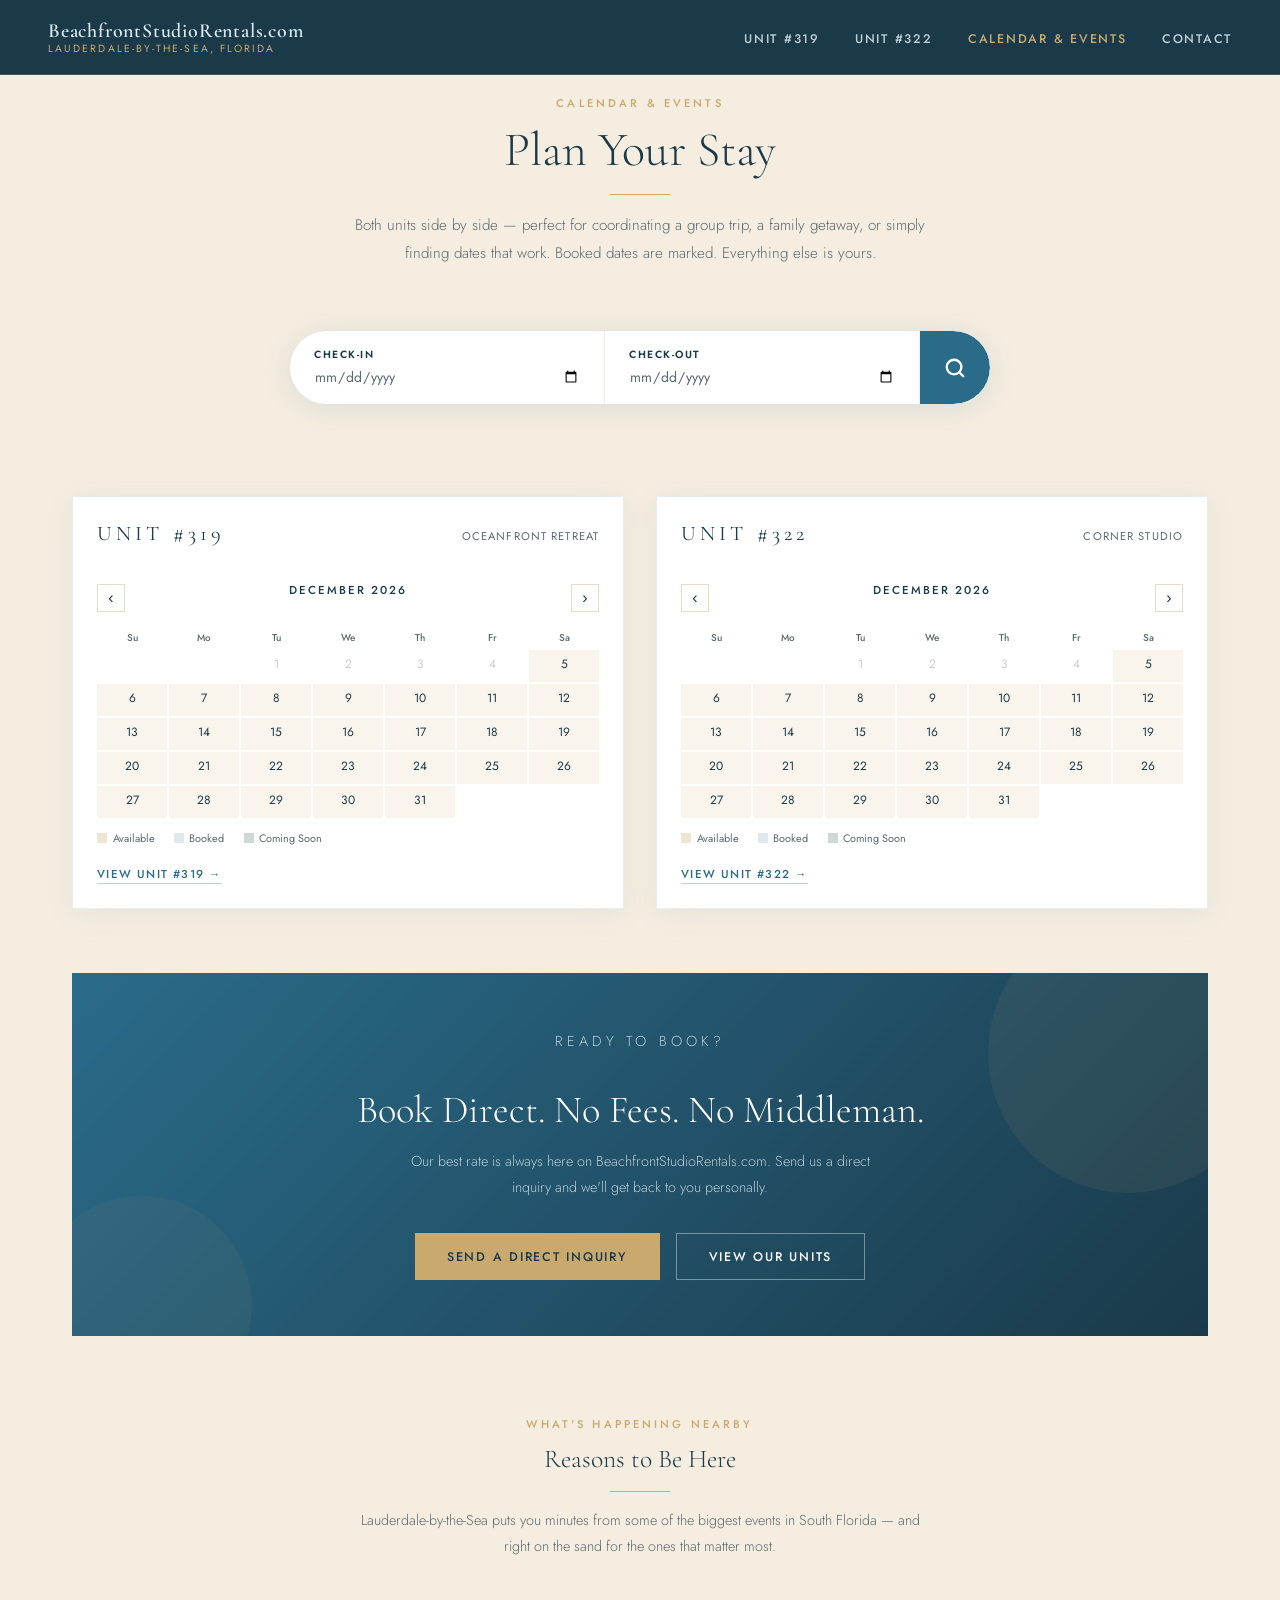
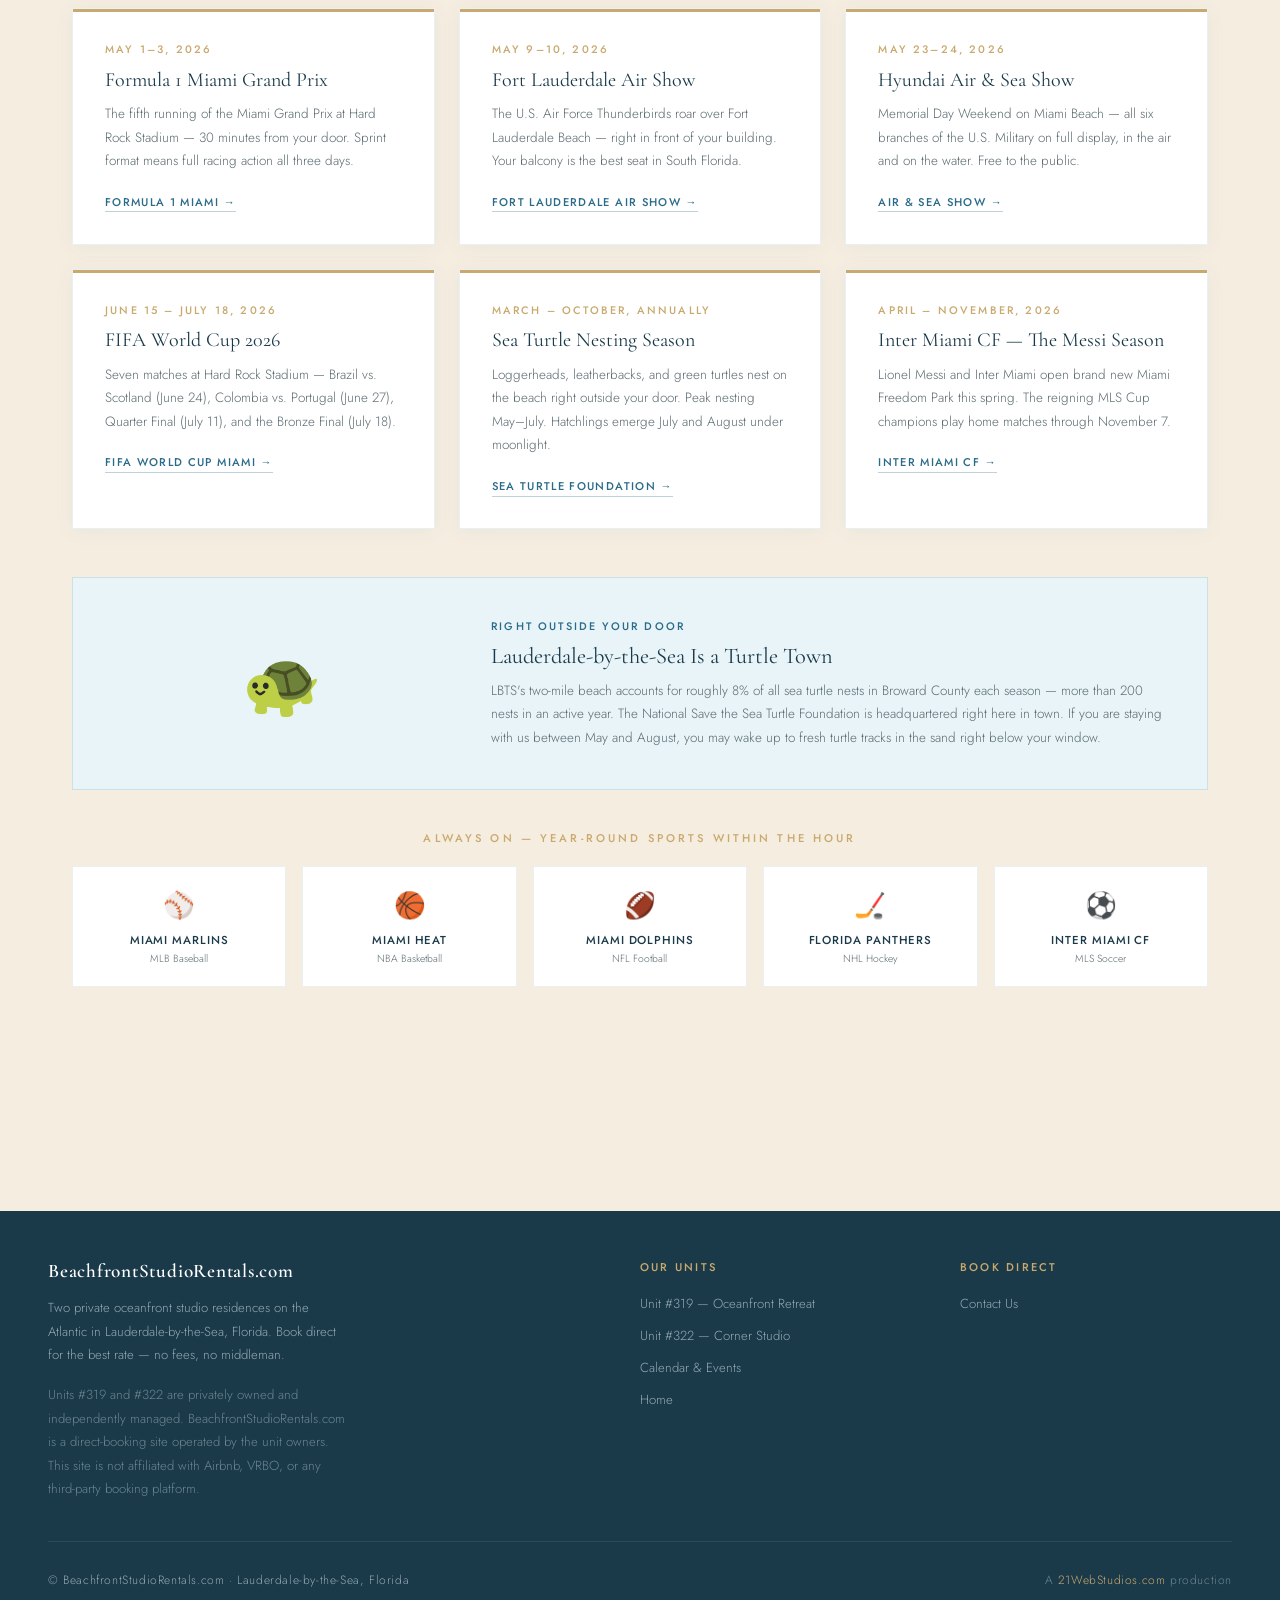
<file: calendar-events.html>
<!DOCTYPE html>
<html lang="en">
<head>
  <meta charset="UTF-8"/>
  <meta name="viewport" content="width=device-width,initial-scale=1.0"/>
  <title>Calendar &amp; Events &middot; BeachfrontStudioRentals.com &middot; Lauderdale-by-the-Sea</title>
  <link href="https://fonts.googleapis.com/css2?family=Cormorant+Garamond:ital,wght@0,300;0,400;0,600;1,300;1,400&family=Jost:wght@300;400;500&display=swap" rel="stylesheet"/>
  <link rel="stylesheet" href="styles.css"/>
</head>
<body>

  <nav id="site-nav">
    <a class="nav-logo" href="index.html">
      BeachfrontStudioRentals.com
      <span>Lauderdale-by-the-Sea, Florida</span>
    </a>
    <ul class="nav-links" id="nav-links">
      <li><a href="319.html">Unit #319</a></li>
      <li><a href="322.html">Unit #322</a></li>
      <li><a href="calendar-events.html" class="active">Calendar &amp; Events</a></li>
      <li><button id="nav-contact-btn">Contact</button></li>
    </ul>
    <button class="nav-toggle" id="nav-toggle" aria-label="Menu"><span></span><span></span><span></span></button>
  </nav>

  <div class="contact-modal" id="contact-modal">
    <div class="contact-box">
      <button class="contact-box-close" id="contact-modal-close">&times;</button>
      <p class="contact-box-eyebrow">Get in Touch</p>
      <h2 class="contact-box-title">Send a Direct Inquiry</h2>
      <form class="contact-form" id="contact-form">
        <input type="hidden" name="access_key" value="ede3a035-f85a-4089-bf98-8eaeab408e15"/>
        <input type="hidden" name="subject" value="New Inquiry from BeachfrontStudioRentals.com"/>
        <input type="hidden" name="from_name" value="BeachfrontStudioRentals.com"/>
        <input type="text" name="name" placeholder="Your Name *" required/>
        <input type="email" name="email" placeholder="Email Address *" required/>
        <input type="tel" name="phone" id="contact-phone" placeholder="Phone Number (optional)"/>
        <select name="contact_preference" id="contact-pref">
          <option value="">Best way to reach you...</option>
          <option value="Email">Email</option>
          <option value="Text">Text</option>
          <option value="Phone call">Phone call</option>
        </select>
        <div class="contact-nudge" id="contact-nudge">Looks like you didn't add a phone number &mdash; drop it above and we'll reach out that way.</div>
        <div class="date-row">
          <input type="date" name="checkin"/>
          <input type="date" name="checkout"/>
        </div>
        <textarea name="message" placeholder="Tell us about your stay..."></textarea>
        <button type="submit" class="contact-submit">Send Inquiry &rarr;</button>
      </form>
      <div class="contact-success" id="contact-success">
        <div class="check">&#10003;</div>
        <p>Thank you &mdash; your message is on its way. We'll be in touch shortly.</p>
      </div>
    </div>
  </div>

  <div class="page-wrap">

    <div class="page-intro">
      <p class="page-eyebrow">Calendar &amp; Events</p>
      <h1 class="page-title">Plan Your Stay</h1>
      <div class="section-divider"></div>
      <p class="page-desc">Both units side by side &mdash; perfect for coordinating a group trip, a family getaway, or simply finding dates that work. Booked dates are marked. Everything else is yours.</p>
    </div>

    <div class="date-search-wrap">
      <div class="date-search-bar">
        <div class="ds-field">
          <label>Check-in</label>
          <input type="date" id="ds-checkin"/>
        </div>
        <div class="ds-field">
          <label>Check-out</label>
          <input type="date" id="ds-checkout"/>
        </div>
        <button class="ds-btn" id="ds-search-btn" title="Search availability">
          <svg xmlns="http://www.w3.org/2000/svg" width="22" height="22" viewBox="0 0 24 24" fill="none" stroke="white" stroke-width="2.5" stroke-linecap="round" stroke-linejoin="round"><circle cx="11" cy="11" r="8"/><line x1="21" y1="21" x2="16.65" y2="16.65"/></svg>
        </button>
      </div>
      <p class="ds-result" id="ds-result"></p>
    </div>

    <div class="calendars-wrap">
      <div class="calendar-card">
        <div class="calendar-card-header">
          <div class="calendar-card-title">Unit #319</div>
          <div class="calendar-card-sub">Oceanfront Retreat</div>
        </div>
        <div class="cal-nav">
          <button class="cal-nav-btn" onclick="prevMonth()">&#8249;</button>
          <span class="cal-month-label" id="cal-month-319"></span>
          <button class="cal-nav-btn" onclick="nextMonth()">&#8250;</button>
        </div>
        <div class="cal-grid" id="cal-grid-319"></div>
        <div class="cal-legend">
          <span><span class="cal-legend-dot" style="background:rgba(201,169,110,0.3);"></span>Available</span>
          <span><span class="cal-legend-dot" style="background:rgba(42,107,138,0.15);"></span>Booked</span>
          <span><span class="cal-legend-dot" style="background:rgba(94,130,110,0.3);"></span>Coming Soon</span>
        </div>
        <a href="319.html" class="cal-unit-link">View Unit #319 &rarr;</a>
      </div>
      <div class="calendar-card">
        <div class="calendar-card-header">
          <div class="calendar-card-title">Unit #322</div>
          <div class="calendar-card-sub">Corner Studio</div>
        </div>
        <div class="cal-nav">
          <button class="cal-nav-btn" onclick="prevMonth()">&#8249;</button>
          <span class="cal-month-label" id="cal-month-322"></span>
          <button class="cal-nav-btn" onclick="nextMonth()">&#8250;</button>
        </div>
        <div class="cal-grid" id="cal-grid-322"></div>
        <div class="cal-legend">
          <span><span class="cal-legend-dot" style="background:rgba(201,169,110,0.3);"></span>Available</span>
          <span><span class="cal-legend-dot" style="background:rgba(42,107,138,0.15);"></span>Booked</span>
          <span><span class="cal-legend-dot" style="background:rgba(94,130,110,0.3);"></span>Coming Soon</span>
        </div>
        <a href="322.html" class="cal-unit-link">View Unit #322 &rarr;</a>
      </div>
    </div>

    <div class="cta-band">
      <p class="cta-band-eyebrow">Ready to Book?</p>
      <h2>Book Direct. No Fees. No Middleman.</h2>
      <p>Our best rate is always here on BeachfrontStudioRentals.com. Send us a direct inquiry and we'll get back to you personally.</p>
      <div class="cta-buttons">
        <button class="btn-gold" id="cta-contact-btn">Send a Direct Inquiry</button>
        <a href="index.html#units" class="btn-ghost-white">View Our Units</a>
      </div>
    </div>

    <div class="events-section">
      <div class="events-header">
        <p class="section-eyebrow">What's Happening Nearby</p>
        <h2 class="section-title">Reasons to Be Here</h2>
        <div class="section-divider"></div>
        <p class="section-desc">Lauderdale-by-the-Sea puts you minutes from some of the biggest events in South Florida &mdash; and right on the sand for the ones that matter most.</p>
      </div>
      <div class="sig-events">
        <div class="sig-event">
          <p class="sig-event-date">May 1&ndash;3, 2026</p>
          <h3 class="sig-event-title">Formula 1 Miami Grand Prix</h3>
          <p class="sig-event-desc">The fifth running of the Miami Grand Prix at Hard Rock Stadium &mdash; 30 minutes from your door. Sprint format means full racing action all three days.</p>
          <a href="https://f1miamigp.com" target="_blank" class="sig-event-link">Formula 1 Miami &rarr;</a>
        </div>
        <div class="sig-event">
          <p class="sig-event-date">May 9&ndash;10, 2026</p>
          <h3 class="sig-event-title">Fort Lauderdale Air Show</h3>
          <p class="sig-event-desc">The U.S. Air Force Thunderbirds roar over Fort Lauderdale Beach &mdash; right in front of your building. Your balcony is the best seat in South Florida.</p>
          <a href="https://air.show/fortlauderdale/" target="_blank" class="sig-event-link">Fort Lauderdale Air Show &rarr;</a>
        </div>
        <div class="sig-event">
          <p class="sig-event-date">May 23&ndash;24, 2026</p>
          <h3 class="sig-event-title">Hyundai Air &amp; Sea Show</h3>
          <p class="sig-event-desc">Memorial Day Weekend on Miami Beach &mdash; all six branches of the U.S. Military on full display, in the air and on the water. Free to the public.</p>
          <a href="https://usasalute.com/the-air-sea-show/" target="_blank" class="sig-event-link">Air &amp; Sea Show &rarr;</a>
        </div>
        <div class="sig-event">
          <p class="sig-event-date">June 15 &ndash; July 18, 2026</p>
          <h3 class="sig-event-title">FIFA World Cup 2026</h3>
          <p class="sig-event-desc">Seven matches at Hard Rock Stadium &mdash; Brazil vs. Scotland (June 24), Colombia vs. Portugal (June 27), Quarter Final (July 11), and the Bronze Final (July 18).</p>
          <a href="https://miamifwc26.com" target="_blank" class="sig-event-link">FIFA World Cup Miami &rarr;</a>
        </div>
        <div class="sig-event">
          <p class="sig-event-date">March &ndash; October, annually</p>
          <h3 class="sig-event-title">Sea Turtle Nesting Season</h3>
          <p class="sig-event-desc">Loggerheads, leatherbacks, and green turtles nest on the beach right outside your door. Peak nesting May&ndash;July. Hatchlings emerge July and August under moonlight.</p>
          <a href="https://www.savetheseaturtle.org" target="_blank" class="sig-event-link">Sea Turtle Foundation &rarr;</a>
        </div>
        <div class="sig-event">
          <p class="sig-event-date">April &ndash; November, 2026</p>
          <h3 class="sig-event-title">Inter Miami CF &mdash; The Messi Season</h3>
          <p class="sig-event-desc">Lionel Messi and Inter Miami open brand new Miami Freedom Park this spring. The reigning MLS Cup champions play home matches through November 7.</p>
          <a href="https://www.intermiamicf.com" target="_blank" class="sig-event-link">Inter Miami CF &rarr;</a>
        </div>
      </div>
      <div class="turtle-feature">
        <div class="turtle-feature-icon">🐢</div>
        <div>
          <p class="turtle-feature-eyebrow">Right Outside Your Door</p>
          <h3 class="turtle-feature-title">Lauderdale-by-the-Sea Is a Turtle Town</h3>
          <p class="turtle-feature-desc">LBTS's two-mile beach accounts for roughly 8% of all sea turtle nests in Broward County each season &mdash; more than 200 nests in an active year. The National Save the Sea Turtle Foundation is headquartered right here in town. If you are staying with us between May and August, you may wake up to fresh turtle tracks in the sand right below your window.</p>
        </div>
      </div>
      <p class="always-on-title">Always On &mdash; Year-Round Sports Within the Hour</p>
      <div class="always-on-grid">
        <a href="https://www.mlb.com/marlins" target="_blank" class="always-on-card">
          <div class="always-on-icon">⚾</div>
          <div class="always-on-name">Miami Marlins</div>
          <div class="always-on-league">MLB Baseball</div>
        </a>
        <a href="https://www.nba.com/heat" target="_blank" class="always-on-card">
          <div class="always-on-icon">🏀</div>
          <div class="always-on-name">Miami Heat</div>
          <div class="always-on-league">NBA Basketball</div>
        </a>
        <a href="https://www.nfl.com/teams/miami-dolphins" target="_blank" class="always-on-card">
          <div class="always-on-icon">🏈</div>
          <div class="always-on-name">Miami Dolphins</div>
          <div class="always-on-league">NFL Football</div>
        </a>
        <a href="https://www.nhl.com/panthers" target="_blank" class="always-on-card">
          <div class="always-on-icon">🏒</div>
          <div class="always-on-name">Florida Panthers</div>
          <div class="always-on-league">NHL Hockey</div>
        </a>
        <a href="https://www.intermiamicf.com" target="_blank" class="always-on-card">
          <div class="always-on-icon">⚽</div>
          <div class="always-on-name">Inter Miami CF</div>
          <div class="always-on-league">MLS Soccer</div>
        </a>
      </div>
    </div>

  </div>

  <footer>
    <div class="footer-inner">
      <div class="footer-brand">
        <div class="footer-logo">BeachfrontStudioRentals.com</div>
        <p>Two private oceanfront studio residences on the Atlantic in Lauderdale-by-the-Sea, Florida. Book direct for the best rate &mdash; no fees, no middleman.</p>
        <p class="footer-legal">Units #319 and #322 are privately owned and independently managed. BeachfrontStudioRentals.com is a direct-booking site operated by the unit owners. This site is not affiliated with Airbnb, VRBO, or any third-party booking platform.</p>
      </div>
      <div class="footer-col">
        <h4>Our Units</h4>
        <ul>
          <li><a href="319.html">Unit #319 &mdash; Oceanfront Retreat</a></li>
          <li><a href="322.html">Unit #322 &mdash; Corner Studio</a></li>
          <li><a href="calendar-events.html">Calendar &amp; Events</a></li>
          <li><a href="index.html">Home</a></li>
        </ul>
      </div>
      <div class="footer-col">
        <h4>Book Direct</h4>
        <ul>
          <li><button class="btn-link" id="footer-contact-btn">Contact Us</button></li>
        </ul>
      </div>
    </div>
    <div class="footer-bottom">
      <p>&copy; BeachfrontStudioRentals.com &middot; Lauderdale-by-the-Sea, Florida</p>
      <p class="footer-credit">A <a href="https://21webstudios.com" target="_blank">21WebStudios.com</a> production</p>
    </div>
  </footer>

  <script>

    var WORKER_URL = 'https://ical-proxy.21webstudios.workers.dev';

    // Nav toggle
    document.getElementById('nav-toggle').addEventListener('click', function() {
      document.getElementById('nav-links').classList.toggle('open');
    });
    document.querySelectorAll('.nav-links a').forEach(function(a) {
      a.addEventListener('click', function() {
        document.getElementById('nav-links').classList.remove('open');
      });
    });

    // Contact modal
    function openContactModal() {
      document.getElementById('contact-form').style.display = 'flex';
      document.getElementById('contact-success').style.display = 'none';
      document.getElementById('contact-modal').classList.add('open');
      document.body.style.overflow = 'hidden';
    }
    document.getElementById('nav-contact-btn').addEventListener('click', openContactModal);
    document.getElementById('cta-contact-btn').addEventListener('click', openContactModal);
    document.getElementById('footer-contact-btn').addEventListener('click', openContactModal);
    document.getElementById('contact-modal-close').addEventListener('click', function() {
      document.getElementById('contact-modal').classList.remove('open');
      document.body.style.overflow = '';
    });
    document.getElementById('contact-modal').addEventListener('click', function(e) {
      if (e.target === this) { this.classList.remove('open'); document.body.style.overflow = ''; }
    });

    // Contact form nudge
    var prefSel = document.getElementById('contact-pref');
    var phoneF  = document.getElementById('contact-phone');
    var nudge   = document.getElementById('contact-nudge');
    function checkNudge() {
      nudge.style.display = ((prefSel.value === 'Text' || prefSel.value === 'Phone call') && !phoneF.value.trim()) ? 'block' : 'none';
    }
    prefSel.addEventListener('change', checkNudge);
    phoneF.addEventListener('input', checkNudge);

    // Contact form submit
    document.getElementById('contact-form').addEventListener('submit', async function(e) {
      e.preventDefault();
      var btn = this.querySelector('.contact-submit');
      btn.textContent = 'Sending...'; btn.disabled = true;
      try {
        var r = await fetch('https://api.web3forms.com/submit', {method:'POST', body: new FormData(this)});
        var j = await r.json();
        if (j.success) { this.style.display = 'none'; document.getElementById('contact-success').style.display = 'block'; }
        else { btn.textContent = 'Send Inquiry →'; btn.disabled = false; alert('Something went wrong. Please try again.'); }
      } catch(err) { btn.textContent = 'Send Inquiry →'; btn.disabled = false; alert('Something went wrong. Please try again.'); }
    });

    // Date availability search
    async function parseICal(icalUrl) {
      try {
        var res = await fetch(WORKER_URL + '?url=' + encodeURIComponent(icalUrl));
        var text = await res.text();
        var lns = text.split('\n');
        var booked = new Set(), inEv = false, st = null, en = null;
        for (var i = 0; i < lns.length; i++) {
          var ln = lns[i];
          if (ln.startsWith('BEGIN:VEVENT')) { inEv = true; st = null; en = null; }
          if (inEv && ln.startsWith('DTSTART')) st = ln.split(':')[1].trim().substring(0,8);
          if (inEv && ln.startsWith('DTEND'))   en = ln.split(':')[1].trim().substring(0,8);
          if (ln.startsWith('END:VEVENT') && st && en) {
            var dd = new Date(st.substring(0,4)+'-'+st.substring(4,6)+'-'+st.substring(6,8));
            var ed = new Date(en.substring(0,4)+'-'+en.substring(4,6)+'-'+en.substring(6,8));
            while (dd < ed) { booked.add(dd.toISOString().split('T')[0]); dd.setDate(dd.getDate()+1); }
            inEv = false;
          }
        }
        return booked;
      } catch(e) { return null; }
    }

    function isAvail(booked, ci, co) {
      if (!booked) return null;
      var d = new Date(ci), end = new Date(co);
      while (d < end) { if (booked.has(d.toISOString().split('T')[0])) return false; d.setDate(d.getDate()+1); }
      return true;
    }

    document.getElementById('ds-search-btn').addEventListener('click', async function() {
      var ci = document.getElementById('ds-checkin').value;
      var co = document.getElementById('ds-checkout').value;
      var result = document.getElementById('ds-result');
      if (!ci || !co || ci >= co) { result.innerHTML = 'Please select a valid check-in and check-out date.'; return; }
      result.innerHTML = 'Checking availability&hellip;';
      var b319 = await parseICal('https://www.airbnb.com/calendar/ical/1489304305482963659.ics?t=3ea7ebbda60c4f2398f0bd97efa666c0');
      var b322 = await parseICal('https://www.airbnb.com/calendar/ical/592176990035326624.ics?t=7164eba6576e433abcfc8699d30442e3');
      var a319 = isAvail(b319,ci,co), a322 = isAvail(b322,ci,co);
      var fmt = function(s) { return new Date(s+'T12:00:00').toLocaleDateString('en-US',{month:'short',day:'numeric',year:'numeric'}); };
      var range = fmt(ci) + ' &ndash; ' + fmt(co), msg;
      if      (a319===null && a322===null) msg = 'Could not fetch availability. Please contact us directly.';
      else if (a319 && a322)   msg = '<strong>'+range+'</strong> &mdash; <span class="ds-avail">&#10003; Both units available</span> &mdash; <a href="319.html">Unit #319</a> or <a href="322.html">Unit #322</a>';
      else if (a319 && !a322)  msg = '<strong>'+range+'</strong> &mdash; <span class="ds-avail">&#10003; Unit #319 available</span> &middot; <span class="ds-booked">Unit #322 booked</span> &mdash; <a href="319.html">View Unit #319</a>';
      else if (!a319 && a322)  msg = '<strong>'+range+'</strong> &mdash; <span class="ds-booked">Unit #319 booked</span> &middot; <span class="ds-avail">&#10003; Unit #322 available</span> &mdash; <a href="322.html">View Unit #322</a>';
      else                     msg = '<strong>'+range+'</strong> &mdash; <span class="ds-booked">Both units are booked.</span> Try different dates.';
      result.innerHTML = msg;
    });

    // Shared-offset dual calendar — coming soon for dates > 1 year out
    var sharedOffset = 0;
    var booked319 = new Set();
    var booked322 = new Set();

    function renderCalendar(unit, bookedDates) {
      var today = new Date();
      var oneYearOut = new Date(today.getFullYear() + 1, today.getMonth(), today.getDate());
      var d = new Date(today.getFullYear(), today.getMonth() + sharedOffset, 1);
      document.getElementById('cal-month-' + unit).textContent =
        d.toLocaleString('default', {month:'long', year:'numeric'}).toUpperCase();

      var html = '';
      ['Su','Mo','Tu','We','Th','Fr','Sa'].forEach(function(day) {
        html += '<div class="cal-day-header">' + day + '</div>';
      });

      var fd = new Date(d.getFullYear(), d.getMonth(), 1).getDay();
      var dim = new Date(d.getFullYear(), d.getMonth()+1, 0).getDate();

      for (var i = 0; i < fd; i++) html += '<div class="cal-day"></div>';

      for (var day = 1; day <= dim; day++) {
        var ds = d.getFullYear()+'-'+String(d.getMonth()+1).padStart(2,'0')+'-'+String(day).padStart(2,'0');
        var dateObj = new Date(ds + 'T12:00:00');
        var isPast = dateObj < today;
        var isBooked = bookedDates.has(ds);
        var isFuture = dateObj >= oneYearOut;
        var cls;
        if (isPast)        cls = 'past';
        else if (isBooked) cls = 'booked';
        else if (isFuture) cls = 'coming-soon';
        else               cls = 'available';
        html += '<div class="cal-day ' + cls + '">' + day + '</div>';
      }

      document.getElementById('cal-grid-' + unit).innerHTML = html;
    }

    function prevMonth() { sharedOffset--; renderCalendar('319', booked319); renderCalendar('322', booked322); }
    function nextMonth() { sharedOffset++; renderCalendar('319', booked319); renderCalendar('322', booked322); }

    renderCalendar('319', booked319);
    renderCalendar('322', booked322);

    (async function() {
      try {
        var icalUrl = 'https://www.airbnb.com/calendar/ical/1489304305482963659.ics?t=3ea7ebbda60c4f2398f0bd97efa666c0';
        var res = await fetch(WORKER_URL + '?url=' + encodeURIComponent(icalUrl));
        var text = await res.text();
        var lines = text.split('\n');
        var inEv = false, st = null, en = null;
        for (var i = 0; i < lines.length; i++) {
          var line = lines[i];
          if (line.startsWith('BEGIN:VEVENT')) { inEv = true; st = null; en = null; }
          if (inEv && line.startsWith('DTSTART')) st = line.split(':')[1].trim().substring(0,8);
          if (inEv && line.startsWith('DTEND'))   en = line.split(':')[1].trim().substring(0,8);
          if (line.startsWith('END:VEVENT') && st && en) {
            var dd = new Date(st.substring(0,4)+'-'+st.substring(4,6)+'-'+st.substring(6,8));
            var ed = new Date(en.substring(0,4)+'-'+en.substring(4,6)+'-'+en.substring(6,8));
            while (dd < ed) { booked319.add(dd.toISOString().split('T')[0]); dd.setDate(dd.getDate()+1); }
            inEv = false;
          }
        }
        renderCalendar('319', booked319);
      } catch(e) { /* calendar unavailable */ }
    })();

    (async function() {
      try {
        var icalUrl = 'https://www.airbnb.com/calendar/ical/592176990035326624.ics?t=7164eba6576e433abcfc8699d30442e3';
        var res = await fetch(WORKER_URL + '?url=' + encodeURIComponent(icalUrl));
        var text = await res.text();
        var lines = text.split('\n');
        var inEv = false, st = null, en = null;
        for (var i = 0; i < lines.length; i++) {
          var line = lines[i];
          if (line.startsWith('BEGIN:VEVENT')) { inEv = true; st = null; en = null; }
          if (inEv && line.startsWith('DTSTART')) st = line.split(':')[1].trim().substring(0,8);
          if (inEv && line.startsWith('DTEND'))   en = line.split(':')[1].trim().substring(0,8);
          if (line.startsWith('END:VEVENT') && st && en) {
            var dd = new Date(st.substring(0,4)+'-'+st.substring(4,6)+'-'+st.substring(6,8));
            var ed = new Date(en.substring(0,4)+'-'+en.substring(4,6)+'-'+en.substring(6,8));
            while (dd < ed) { booked322.add(dd.toISOString().split('T')[0]); dd.setDate(dd.getDate()+1); }
            inEv = false;
          }
        }
        renderCalendar('322', booked322);
      } catch(e) { /* calendar unavailable */ }
    })();

  </script>
</body>
</html>
</file>
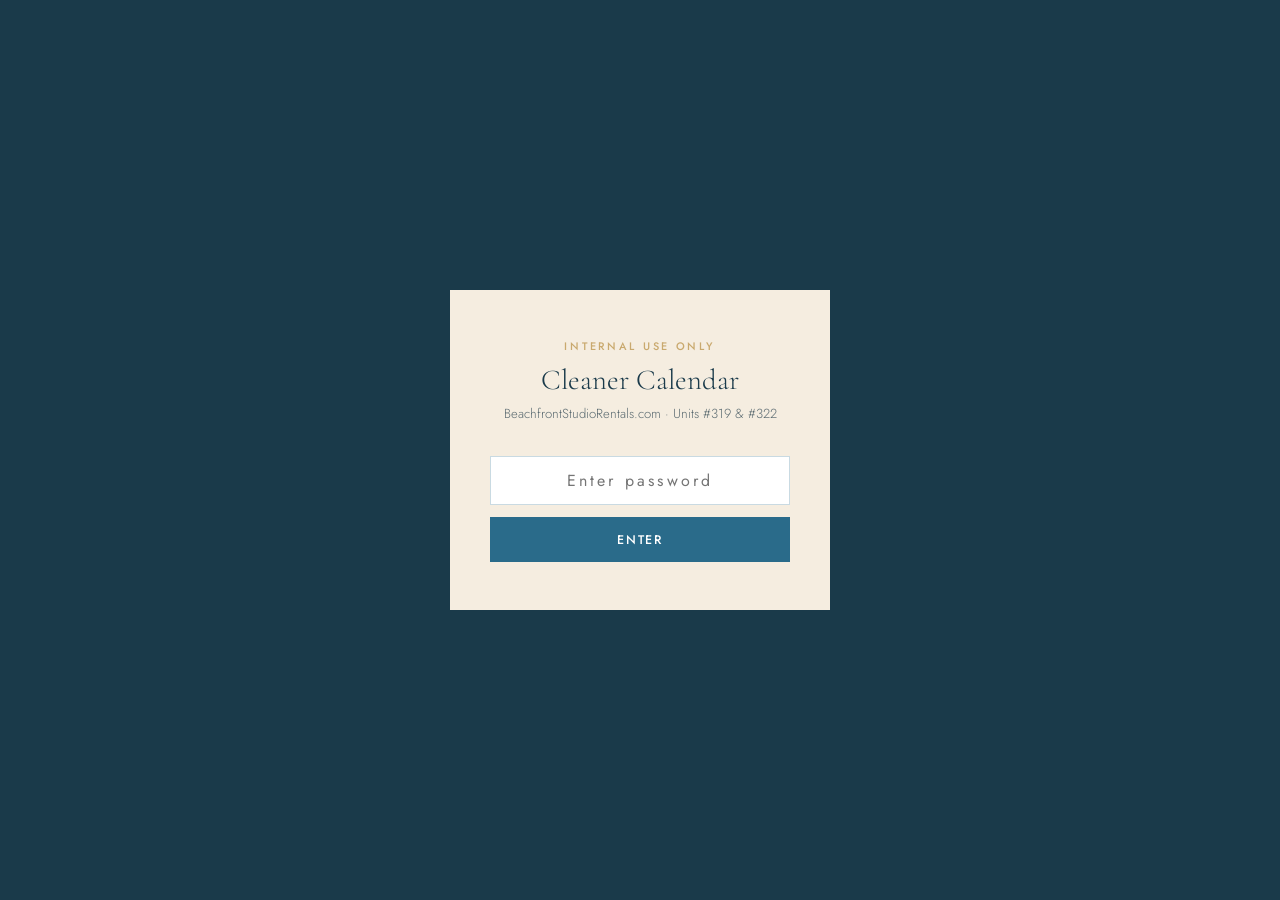
<file: cleaner-calendar.html>
<!DOCTYPE html>
<html lang="en">
<head>
  <meta charset="UTF-8"/>
  <meta name="viewport" content="width=device-width,initial-scale=1.0"/>
  <title>Cleaner Calendar &middot; BeachfrontStudioRentals.com</title>
  <link href="https://fonts.googleapis.com/css2?family=Cormorant+Garamond:ital,wght@0,300;0,400;0,600;1,300;1,400&family=Jost:wght@300;400;500&display=swap" rel="stylesheet"/>
  <link rel="stylesheet" href="styles.css"/>
</head>
<body>

  <!-- NAV -->
  <nav id="site-nav">
    <a class="nav-logo" href="index.html">
      BeachfrontStudioRentals.com
      <span>Lauderdale-by-the-Sea, Florida</span>
    </a>
    <ul class="nav-links" id="nav-links">
      <li><a href="319.html">Unit #319</a></li>
      <li><a href="322.html">Unit #322</a></li>
      <li><a href="calendar-events.html">Calendar &amp; Events</a></li>
      <li><button id="nav-contact-btn">Contact</button></li>
    </ul>
    <button class="nav-toggle" id="nav-toggle" aria-label="Menu"><span></span><span></span><span></span></button>
  </nav>

  <!-- CONTACT MODAL -->
  <div class="contact-modal" id="contact-modal">
    <div class="contact-box">
      <button class="contact-box-close" id="contact-modal-close">&times;</button>
      <p class="contact-box-eyebrow">Get in Touch</p>
      <h2 class="contact-box-title">Send a Direct Inquiry</h2>
      <form class="contact-form" id="contact-form">
        <input type="hidden" name="access_key" value="ede3a035-f85a-4089-bf98-8eaeab408e15"/>
        <input type="hidden" name="subject" value="New Inquiry from BeachfrontStudioRentals.com"/>
        <input type="hidden" name="from_name" value="BeachfrontStudioRentals.com"/>
        <input type="text" name="name" placeholder="Your Name *" required/>
        <input type="email" name="email" placeholder="Email Address *" required/>
        <input type="tel" name="phone" id="contact-phone" placeholder="Phone Number (optional)"/>
        <select name="contact_preference" id="contact-pref">
          <option value="">Best way to reach you...</option>
          <option value="Email">Email</option>
          <option value="Text">Text</option>
          <option value="Phone call">Phone call</option>
        </select>
        <div class="contact-nudge" id="contact-nudge">Looks like you didn't add a phone number &mdash; drop it above and we'll reach out that way.</div>
        <div class="date-row">
          <input type="date" name="checkin"/>
          <input type="date" name="checkout"/>
        </div>
        <textarea name="message" placeholder="Tell us about your stay..."></textarea>
        <button type="submit" class="contact-submit">Send Inquiry &rarr;</button>
      </form>
      <div class="contact-success" id="contact-success">
        <div class="check">&#10003;</div>
        <p>Thank you &mdash; your message is on its way. We'll be in touch shortly.</p>
      </div>
    </div>
  </div>

  <!-- GATE -->
  <div id="gate">
    <div id="gate-box">
      <p id="gate-eyebrow">Internal Use Only</p>
      <h1 id="gate-title">Cleaner Calendar</h1>
      <p id="gate-sub">BeachfrontStudioRentals.com &middot; Units #319 &amp; #322</p>
      <input type="password" id="gate-input" placeholder="Enter password" autocomplete="off"/>
      <p id="gate-error">Incorrect password. Please try again.</p>
      <button id="gate-btn">Enter</button>
    </div>
  </div>

  <!-- MAIN -->
  <div id="main">
    <div class="cleaner-wrap">

      <div style="margin-bottom:2rem;">
        <p class="page-eyebrow">Internal &middot; Private</p>
        <h1 class="page-title">Cleaner Calendar</h1>
        <p class="page-sub">Check-ins, check-outs, occupied days, and turn days for both units.</p>
      </div>

      <div class="legend">
        <div class="legend-item"><div class="legend-dot" style="background:var(--checkin-bg);"></div>Check-in</div>
        <div class="legend-item"><div class="legend-dot" style="background:var(--checkout-bg);"></div>Check-out</div>
        <div class="legend-item"><div class="legend-turnday"></div>Turn Day</div>
        <div class="legend-item"><div class="legend-dot" style="background:var(--occupied-bg);border:1px solid rgba(42,107,138,0.2);"></div>Occupied</div>
        <div class="legend-item"><div class="legend-dot" style="background:var(--empty-bg);border:1px solid rgba(0,0,0,0.08);"></div>Empty</div>
      </div>

      <div class="cals-wrap">

        <div class="cal-card">
          <div class="cal-header">
            <div><div class="cal-unit-name">Unit #319</div><div class="cal-unit-sub">Oceanfront Retreat</div></div>
            <div class="cal-nav">
              <button class="cal-nav-btn" id="prev-btn">&#8249;</button>
              <button class="cal-nav-btn" id="next-btn">&#8250;</button>
            </div>
          </div>
          <div class="cal-month-label" id="month-label-319"></div>
          <div class="cal-loading" id="loading-319">Loading availability&hellip;</div>
          <div class="cal-grid" id="cal-319" style="display:none;"></div>
          <p class="cal-updated" id="updated-319"></p>
        </div>

        <div class="cal-card">
          <div class="cal-header">
            <div><div class="cal-unit-name">Unit #322</div><div class="cal-unit-sub">Corner Studio</div></div>
            <div class="cal-nav">
              <button class="cal-nav-btn" id="prev-btn-322">&#8249;</button>
              <button class="cal-nav-btn" id="next-btn-322">&#8250;</button>
            </div>
          </div>
          <div class="cal-month-label" id="month-label-322"></div>
          <div class="cal-loading" id="loading-322">Loading availability&hellip;</div>
          <div class="cal-grid" id="cal-322" style="display:none;"></div>
          <p class="cal-updated" id="updated-322"></p>
        </div>

      </div>

      <div class="future-note">
        <p><strong>Coming soon:</strong> Per-unit cleaning checklist for each turn day, and a notes field to send messages directly to the owner.</p>
      </div>

    </div>

    <footer>
      <div class="footer-inner">
        <div class="footer-brand">
          <div class="footer-logo">BeachfrontStudioRentals.com</div>
          <p>Two private oceanfront studio residences on the Atlantic in Lauderdale-by-the-Sea, Florida. Book direct for the best rate &mdash; no fees, no middleman.</p>
          <p class="footer-legal">Units #319 and #322 are privately owned and independently managed. BeachfrontStudioRentals.com is a direct-booking site operated by the unit owners. This site is not affiliated with Airbnb, VRBO, or any third-party booking platform.</p>
        </div>
        <div class="footer-col">
          <h4>Our Units</h4>
          <ul>
            <li><a href="319.html">Unit #319 &mdash; Oceanfront Retreat</a></li>
            <li><a href="322.html">Unit #322 &mdash; Corner Studio</a></li>
            <li><a href="calendar-events.html">Calendar &amp; Events</a></li>
            <li><a href="index.html">Home</a></li>
          </ul>
        </div>
        <div class="footer-col">
          <h4>Book Direct</h4>
          <ul>
            <li><button class="btn-link" id="footer-contact-btn">Contact Us</button></li>
          </ul>
        </div>
      </div>
      <div class="footer-bottom">
        <p>&copy; BeachfrontStudioRentals.com &middot; Lauderdale-by-the-Sea, Florida</p>
        <p class="footer-credit">A <a href="https://21webstudios.com" target="_blank">21WebStudios.com</a> production</p>
      </div>
    </footer>
  </div>

  <script>

    var WORKER_URL = 'https://ical-proxy.21webstudios.workers.dev';
    var ICAL_319  = 'https://www.airbnb.com/calendar/ical/1489304305482963659.ics?t=3ea7ebbda60c4f2398f0bd97efa666c0';
    var ICAL_322  = 'https://www.airbnb.com/calendar/ical/592176990035326624.ics?t=7164eba6576e433abcfc8699d30442e3';

    // GATE
    function tryEnter() {
      if (document.getElementById('gate-input').value === 'sandra') {
        document.getElementById('gate').style.display = 'none';
        document.getElementById('main').style.display = 'block';
        initCalendars();
      } else {
        document.getElementById('gate-error').style.display = 'block';
        document.getElementById('gate-input').value = '';
        document.getElementById('gate-input').focus();
      }
    }
    document.getElementById('gate-btn').addEventListener('click', tryEnter);
    document.getElementById('gate-input').addEventListener('keydown', function(e) {
      if (e.key === 'Enter') tryEnter();
    });

    // NAV TOGGLE
    document.getElementById('nav-toggle').addEventListener('click', function() {
      document.getElementById('nav-links').classList.toggle('open');
    });
    document.querySelectorAll('.nav-links a').forEach(function(a) {
      a.addEventListener('click', function() {
        document.getElementById('nav-links').classList.remove('open');
      });
    });

    // CONTACT MODAL
    function openContactModal() {
      document.getElementById('contact-form').style.display = 'flex';
      document.getElementById('contact-success').style.display = 'none';
      document.getElementById('contact-modal').classList.add('open');
      document.body.style.overflow = 'hidden';
    }
    document.getElementById('nav-contact-btn').addEventListener('click', openContactModal);
    document.getElementById('footer-contact-btn').addEventListener('click', openContactModal);
    document.getElementById('contact-modal-close').addEventListener('click', function() {
      document.getElementById('contact-modal').classList.remove('open');
      document.body.style.overflow = '';
    });
    document.getElementById('contact-modal').addEventListener('click', function(e) {
      if (e.target === this) { this.classList.remove('open'); document.body.style.overflow = ''; }
    });
    document.addEventListener('keydown', function(e) {
      if (e.key === 'Escape') {
        document.getElementById('contact-modal').classList.remove('open');
        document.body.style.overflow = '';
      }
    });

    // CONTACT NUDGE
    var prefSel = document.getElementById('contact-pref');
    var phoneF  = document.getElementById('contact-phone');
    function checkNudge() {
      var pref = prefSel.value, phone = phoneF.value.trim();
      document.getElementById('contact-nudge').style.display =
        (pref === 'Text' || pref === 'Phone call') && !phone ? 'block' : 'none';
    }
    prefSel.addEventListener('change', checkNudge);
    phoneF.addEventListener('input', checkNudge);

    // CONTACT FORM SUBMIT
    document.getElementById('contact-form').addEventListener('submit', async function(e) {
      e.preventDefault();
      var btn = this.querySelector('.contact-submit');
      btn.textContent = 'Sending...'; btn.disabled = true;
      try {
        var r = await fetch('https://api.web3forms.com/submit', {method:'POST', body: new FormData(this)});
        var j = await r.json();
        if (j.success) { this.style.display = 'none'; document.getElementById('contact-success').style.display = 'block'; }
        else { btn.textContent = 'Send Inquiry →'; btn.disabled = false; alert('Something went wrong. Please try again.'); }
      } catch(err) { btn.textContent = 'Send Inquiry →'; btn.disabled = false; alert('Something went wrong. Please try again.'); }
    });

    // iCAL FETCH
    async function fetchBookings(icalUrl) {
      var checkins  = new Set();
      var checkouts = new Set();
      var occupied  = new Set();
      try {
        var res   = await fetch(WORKER_URL + '?url=' + encodeURIComponent(icalUrl));
        var text  = await res.text();
        var lines = text.split('\n');
        var inEv = false, st = null, en = null;
        for (var i = 0; i < lines.length; i++) {
          var ln = lines[i].trim();
          if (ln === 'BEGIN:VEVENT') { inEv = true; st = null; en = null; }
          if (inEv && ln.startsWith('DTSTART')) st = ln.split(':')[1].trim().substring(0, 8);
          if (inEv && ln.startsWith('DTEND'))   en = ln.split(':')[1].trim().substring(0, 8);
          if (ln === 'END:VEVENT' && st && en) {
            var checkinDate  = new Date(st.substring(0,4)+'-'+st.substring(4,6)+'-'+st.substring(6,8)+'T12:00:00');
            var checkoutDate = new Date(en.substring(0,4)+'-'+en.substring(4,6)+'-'+en.substring(6,8)+'T12:00:00');
            checkins.add(checkinDate.toISOString().split('T')[0]);
            checkouts.add(checkoutDate.toISOString().split('T')[0]);
            var d = new Date(checkinDate);
            while (d < checkoutDate) {
              occupied.add(d.toISOString().split('T')[0]);
              d.setDate(d.getDate() + 1);
            }
            inEv = false;
          }
        }
      } catch(e) { /* fetch failed silently, calendar stays empty */ }
      return { checkins: checkins, checkouts: checkouts, occupied: occupied };
    }

    // Determine display state for a given date string
    function dayState(ds, b) {
      var isCheckin  = b.checkins.has(ds);
      var isCheckout = b.checkouts.has(ds);
      if (isCheckin && isCheckout) return 'turnday';
      if (isCheckin)               return 'checkin';
      if (isCheckout)              return 'checkout';
      if (b.occupied.has(ds))      return 'occupied';
      return 'empty';
    }

    var LABELS = {
      checkin:  'Check-in',
      checkout: 'Check-out',
      turnday:  'Turn Day',
      occupied: 'Occupied',
      empty:    'Empty'
    };

    // CALENDAR STATE
    var sharedOffset = 0;
    var bookings319  = null;
    var bookings322  = null;

    function toDS(y, m, d) {
      return y + '-' + String(m + 1).padStart(2, '0') + '-' + String(d).padStart(2, '0');
    }

    function renderCal(unit) {
      var bookings = unit === '319' ? bookings319 : bookings322;
      var today    = new Date();
      var base     = new Date(today.getFullYear(), today.getMonth() + sharedOffset, 1);

      document.getElementById('month-label-' + unit).textContent =
        base.toLocaleString('default', {month: 'long', year: 'numeric'}).toUpperCase();

      var grid = document.getElementById('cal-' + unit);
      grid.innerHTML = '';

      // Day headers
      ['Su','Mo','Tu','We','Th','Fr','Sa'].forEach(function(d) {
        var h = document.createElement('div');
        h.className   = 'cal-day-hdr';
        h.textContent = d;
        grid.appendChild(h);
      });

      // Blank cells before first day
      var firstDay = new Date(base.getFullYear(), base.getMonth(), 1).getDay();
      for (var i = 0; i < firstDay; i++) {
        var blank = document.createElement('div');
        blank.className = 'cal-cell empty-cell';
        grid.appendChild(blank);
      }

      // Day cells
      var dim = new Date(base.getFullYear(), base.getMonth() + 1, 0).getDate();
      for (var day = 1; day <= dim; day++) {
        var ds    = toDS(base.getFullYear(), base.getMonth(), day);
        var state = bookings ? dayState(ds, bookings) : 'empty';
        var past  = new Date(ds + 'T12:00:00') < today;

        var cell = document.createElement('div');
        cell.className = 'cal-cell state-' + state + (past ? ' past' : '');

        var dateEl = document.createElement('div');
        dateEl.className   = 'cal-date';
        dateEl.textContent = day;
        cell.appendChild(dateEl);

        var statusEl = document.createElement('div');
        statusEl.className   = 'cal-status';
        statusEl.textContent = LABELS[state];
        cell.appendChild(statusEl);

        grid.appendChild(cell);
      }

      grid.style.display = 'grid';
      document.getElementById('loading-' + unit).style.display = 'none';
      document.getElementById('updated-' + unit).textContent =
        'Last updated: ' + new Date().toLocaleString();
    }

    function renderBoth() {
      renderCal('319');
      renderCal('322');
    }

    // All four nav buttons drive the shared offset and re-render both calendars
    document.getElementById('prev-btn').addEventListener('click', function() {
      sharedOffset--;
      renderBoth();
    });
    document.getElementById('next-btn').addEventListener('click', function() {
      sharedOffset++;
      renderBoth();
    });
    document.getElementById('prev-btn-322').addEventListener('click', function() {
      sharedOffset--;
      renderBoth();
    });
    document.getElementById('next-btn-322').addEventListener('click', function() {
      sharedOffset++;
      renderBoth();
    });

    async function initCalendars() {
      renderBoth(); // render empty grid immediately while fetching
      var results = await Promise.all([fetchBookings(ICAL_319), fetchBookings(ICAL_322)]);
      bookings319 = results[0];
      bookings322 = results[1];
      renderBoth(); // re-render with real data
    }

  </script>
</body>
</html>
</file>
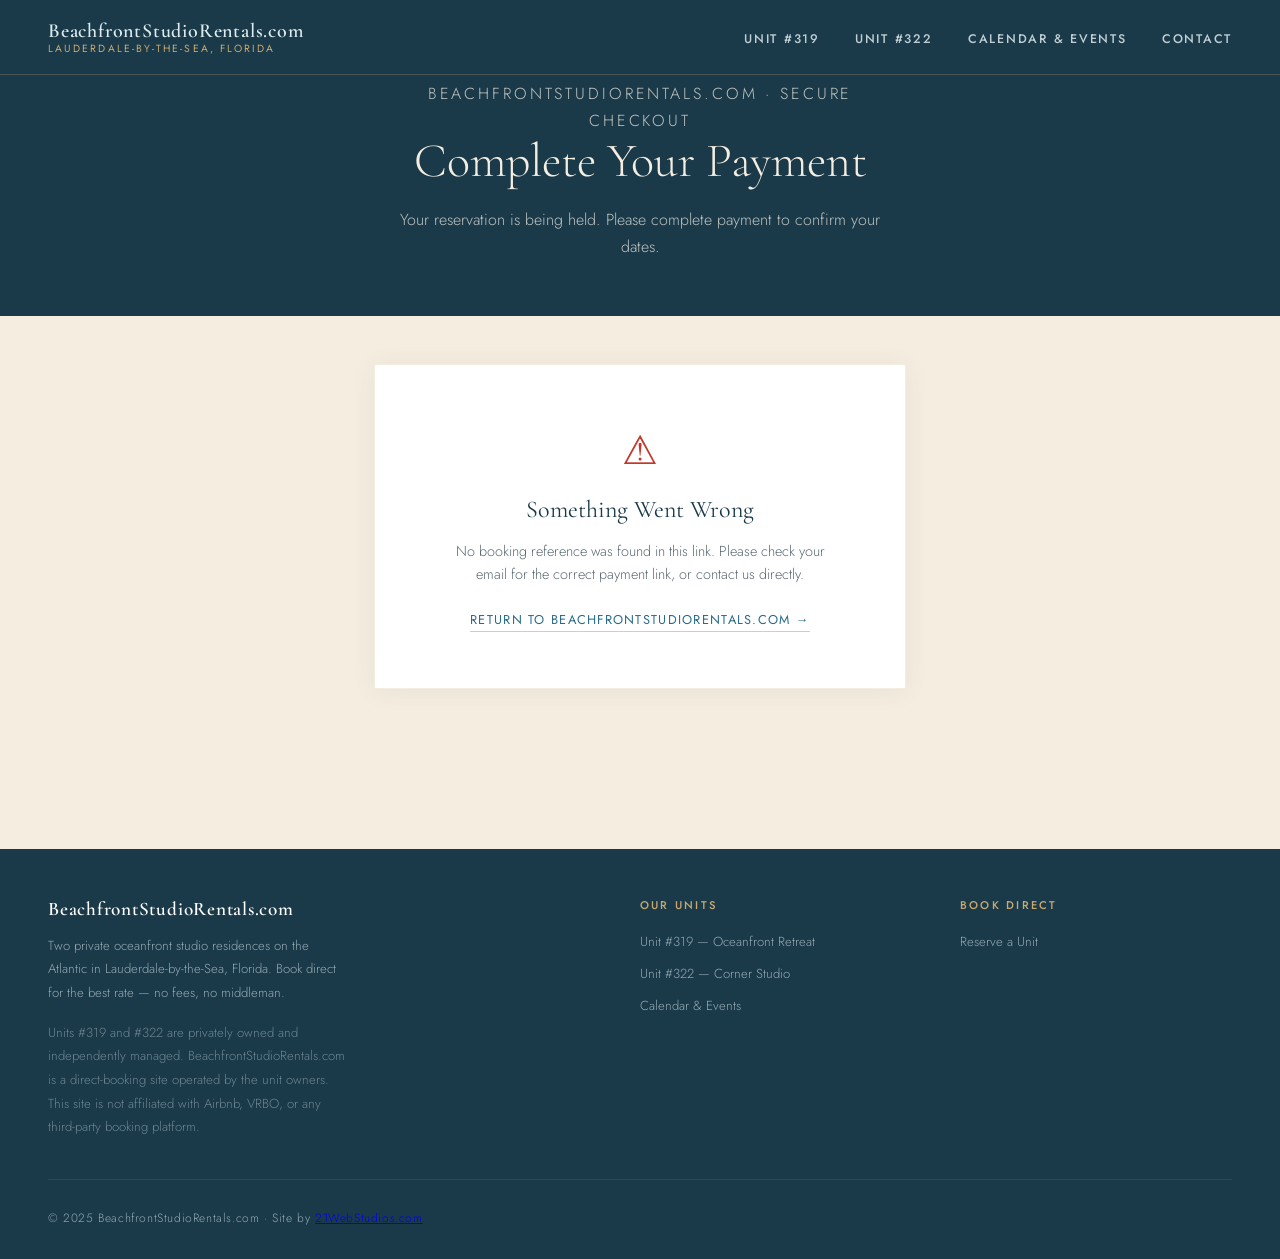
<file: pay.html>
<!DOCTYPE html>
<html lang="en">
<head>
  <meta charset="UTF-8"/>
  <meta name="viewport" content="width=device-width,initial-scale=1.0"/>
  <title>Secure Payment &middot; BeachfrontStudioRentals.com</title>
  <link href="https://fonts.googleapis.com/css2?family=Cormorant+Garamond:ital,wght@0,300;0,400;0,600;1,300;1,400&family=Jost:wght@300;400;500&display=swap" rel="stylesheet"/>
  <link rel="stylesheet" href="styles.css"/>
  <style>

    .pay-hero {
      background: var(--deep);
      color: var(--sand);
      text-align: center;
      padding: 5rem 1.5rem 3.5rem;
    }
    .pay-hero-eyebrow {
      font-family: 'Jost', sans-serif;
      font-weight: 400;
      font-size: 0.75rem;
      letter-spacing: 0.18em;
      text-transform: uppercase;
      color: var(--gold);
      margin: 0 0 1rem;
    }
    .pay-hero h1 {
      font-family: 'Cormorant Garamond', serif;
      font-weight: 300;
      font-size: clamp(2rem, 5vw, 3rem);
      margin: 0 0 1rem;
      line-height: 1.15;
    }
    .pay-hero p {
      font-family: 'Jost', sans-serif;
      font-weight: 300;
      font-size: 1rem;
      color: rgba(245,240,230,0.75);
      max-width: 520px;
      margin: 0 auto;
      line-height: 1.7;
    }

    .pay-wrap {
      max-width: 580px;
      margin: 0 auto;
      padding: 3rem 1.5rem 5rem;
    }

    .pay-card {
      background: #fff;
      border: 1px solid rgba(201,169,110,0.2);
      border-radius: 2px;
      padding: 2.5rem 2rem;
      box-shadow: 0 2px 24px rgba(42,67,80,0.07);
      text-align: center;
    }

    /* ── Loading state ── */
    .pay-loading {
      display: flex;
      flex-direction: column;
      align-items: center;
      gap: 1.25rem;
      padding: 1rem 0;
    }
    .pay-spinner {
      width: 40px;
      height: 40px;
      border: 3px solid rgba(42,107,138,0.15);
      border-top-color: var(--ocean);
      border-radius: 50%;
      animation: spin 0.9s linear infinite;
    }
    @keyframes spin { to { transform: rotate(360deg); } }
    .pay-loading-text {
      font-family: 'Jost', sans-serif;
      font-weight: 300;
      font-size: 0.95rem;
      color: var(--muted);
    }

    /* ── Booking summary box ── */
    .pay-summary {
      background: #faf9f7;
      border: 1px solid rgba(201,169,110,0.18);
      border-radius: 1px;
      padding: 1.25rem 1.5rem;
      margin-bottom: 1.75rem;
      text-align: left;
    }
    .pay-summary-label {
      font-family: 'Jost', sans-serif;
      font-weight: 500;
      font-size: 0.68rem;
      letter-spacing: 0.16em;
      text-transform: uppercase;
      color: var(--gold);
      margin: 0 0 0.85rem;
    }
    .pay-summary-row {
      display: flex;
      justify-content: space-between;
      font-family: 'Jost', sans-serif;
      font-weight: 300;
      font-size: 0.88rem;
      color: var(--deep);
      padding: 0.28rem 0;
    }
    .pay-summary-row.total {
      font-weight: 500;
      font-size: 1rem;
      border-top: 1px solid rgba(201,169,110,0.3);
      margin-top: 0.5rem;
      padding-top: 0.65rem;
    }
    .pay-summary-row .label { color: var(--muted); font-weight: 300; }

    /* ── Payment type badge ── */
    .pay-type-badge {
      display: inline-block;
      font-family: 'Jost', sans-serif;
      font-weight: 400;
      font-size: 0.7rem;
      letter-spacing: 0.12em;
      text-transform: uppercase;
      padding: 0.3rem 0.75rem;
      border-radius: 50px;
      margin-bottom: 1.5rem;
    }
    .pay-type-badge.deposit {
      background: rgba(201,169,110,0.12);
      color: #8a6a2a;
      border: 1px solid rgba(201,169,110,0.35);
    }
    .pay-type-badge.full {
      background: rgba(42,107,138,0.08);
      color: var(--ocean);
      border: 1px solid rgba(42,107,138,0.25);
    }
    .pay-type-badge.balance {
      background: rgba(42,107,138,0.08);
      color: var(--ocean);
      border: 1px solid rgba(42,107,138,0.25);
    }

    /* ── CTA button ── */
    .pay-btn {
      display: block;
      width: 100%;
      font-family: 'Jost', sans-serif;
      font-weight: 400;
      font-size: 0.85rem;
      letter-spacing: 0.12em;
      text-transform: uppercase;
      color: #fff;
      background: var(--ocean);
      border: none;
      border-radius: 1px;
      padding: 1rem;
      cursor: pointer;
      transition: background 0.2s, opacity 0.2s;
      margin-top: 0.5rem;
    }
    .pay-btn:hover { background: var(--deep); }
    .pay-btn:disabled { opacity: 0.5; cursor: not-allowed; }

    .pay-secure-note {
      font-family: 'Jost', sans-serif;
      font-weight: 300;
      font-size: 0.78rem;
      color: var(--muted);
      margin-top: 1rem;
      line-height: 1.6;
    }

    /* ── Error state ── */
    .pay-error-state {
      display: none;
      flex-direction: column;
      align-items: center;
      gap: 1rem;
      padding: 1rem 0;
    }
    .pay-error-icon {
      font-size: 2.5rem;
      color: #c0392b;
    }
    .pay-error-title {
      font-family: 'Cormorant Garamond', serif;
      font-weight: 400;
      font-size: 1.5rem;
      color: var(--deep);
    }
    .pay-error-msg {
      font-family: 'Jost', sans-serif;
      font-weight: 300;
      font-size: 0.9rem;
      color: var(--muted);
      line-height: 1.6;
      max-width: 380px;
    }

    /* ── Success state ── */
    .pay-success-state {
      display: none;
      flex-direction: column;
      align-items: center;
      gap: 1rem;
      padding: 1rem 0;
    }
    .pay-success-icon {
      width: 56px;
      height: 56px;
      border-radius: 50%;
      background: rgba(42,107,138,0.1);
      border: 2px solid var(--ocean);
      display: flex;
      align-items: center;
      justify-content: center;
      font-size: 1.5rem;
      color: var(--ocean);
    }
    .pay-success-title {
      font-family: 'Cormorant Garamond', serif;
      font-weight: 400;
      font-size: 1.75rem;
      color: var(--deep);
    }
    .pay-success-msg {
      font-family: 'Jost', sans-serif;
      font-weight: 300;
      font-size: 0.92rem;
      color: var(--muted);
      line-height: 1.7;
      max-width: 400px;
    }
    .pay-success-id {
      font-family: 'Jost', sans-serif;
      font-weight: 400;
      font-size: 0.8rem;
      letter-spacing: 0.08em;
      color: var(--ocean);
      background: rgba(42,107,138,0.06);
      border: 1px solid rgba(42,107,138,0.18);
      border-radius: 1px;
      padding: 0.5rem 1rem;
    }
    .pay-home-link {
      display: inline-block;
      font-family: 'Jost', sans-serif;
      font-weight: 400;
      font-size: 0.8rem;
      letter-spacing: 0.1em;
      text-transform: uppercase;
      color: var(--ocean);
      text-decoration: none;
      margin-top: 0.5rem;
      border-bottom: 1px solid rgba(42,107,138,0.3);
      padding-bottom: 2px;
      transition: color 0.2s, border-color 0.2s;
    }
    .pay-home-link:hover { color: var(--deep); border-color: var(--deep); }

    /* ── Cancel state ── */
    .pay-cancel-state {
      display: none;
      flex-direction: column;
      align-items: center;
      gap: 1rem;
      padding: 1rem 0;
    }
    .pay-cancel-icon {
      font-size: 2.5rem;
      color: var(--gold);
    }
    .pay-cancel-title {
      font-family: 'Cormorant Garamond', serif;
      font-weight: 400;
      font-size: 1.75rem;
      color: var(--deep);
    }
    .pay-cancel-msg {
      font-family: 'Jost', sans-serif;
      font-weight: 300;
      font-size: 0.92rem;
      color: var(--muted);
      line-height: 1.7;
      max-width: 400px;
    }
    .pay-retry-btn {
      font-family: 'Jost', sans-serif;
      font-weight: 400;
      font-size: 0.8rem;
      letter-spacing: 0.1em;
      text-transform: uppercase;
      color: #fff;
      background: var(--ocean);
      border: none;
      border-radius: 1px;
      padding: 0.75rem 1.75rem;
      cursor: pointer;
      transition: background 0.2s;
      margin-top: 0.5rem;
    }
    .pay-retry-btn:hover { background: var(--deep); }

    @media (max-width: 480px) {
      .pay-card { padding: 2rem 1.25rem; }
    }

  </style>
</head>
<body>

  <!-- NAV -->
  <nav id="site-nav">
    <a class="nav-logo" href="index.html">
      BeachfrontStudioRentals.com
      <span>Lauderdale-by-the-Sea, Florida</span>
    </a>
    <ul class="nav-links" id="nav-links">
      <li><a href="319.html">Unit #319</a></li>
      <li><a href="322.html">Unit #322</a></li>
      <li><a href="calendar-events.html">Calendar &amp; Events</a></li>
      <li><button id="nav-contact-btn">Contact</button></li>
    </ul>
    <button class="nav-toggle" id="nav-toggle" aria-label="Menu"><span></span><span></span><span></span></button>
  </nav>

  <!-- CONTACT MODAL -->
  <div class="contact-modal" id="contact-modal">
    <div class="contact-box">
      <button class="contact-box-close" id="contact-modal-close">&times;</button>
      <p class="contact-box-eyebrow">Get in Touch</p>
      <h2 class="contact-box-title">Send a Direct Inquiry</h2>
      <form class="contact-form" id="contact-form">
        <input type="hidden" name="access_key" value="ede3a035-f85a-4089-bf98-8eaeab408e15"/>
        <input type="hidden" name="subject" value="New Inquiry from BeachfrontStudioRentals.com"/>
        <input type="hidden" name="from_name" value="BeachfrontStudioRentals.com"/>
        <input type="text" name="name" placeholder="Your Name *" required/>
        <input type="email" name="email" placeholder="Email Address *" required/>
        <input type="tel" name="phone" id="contact-phone" placeholder="Phone Number (optional)"/>
        <select name="contact_preference" id="contact-pref">
          <option value="">Best way to reach you...</option>
          <option value="Email">Email</option>
          <option value="Text">Text</option>
          <option value="Phone call">Phone call</option>
        </select>
        <div class="contact-nudge" id="contact-nudge">Looks like you didn't add a phone number &mdash; drop it above and we'll reach out that way.</div>
        <div class="date-row">
          <input type="date" name="checkin"/>
          <input type="date" name="checkout"/>
        </div>
        <textarea name="message" placeholder="Tell us about your stay..."></textarea>
        <button type="submit" class="contact-submit">Send Inquiry &rarr;</button>
      </form>
      <div class="contact-success" id="contact-success">
        <div class="check">&#10003;</div>
        <p>Thank you &mdash; your message is on its way. We'll be in touch shortly.</p>
      </div>
    </div>
  </div>

  <!-- HERO -->
  <div class="pay-hero">
    <p class="pay-hero-eyebrow">BeachfrontStudioRentals.com &middot; Secure Checkout</p>
    <h1>Complete Your Payment</h1>
    <p>Your reservation is being held. Please complete payment to confirm your dates.</p>
  </div>

  <!-- PAYMENT CARD -->
  <div class="pay-wrap">
    <div class="pay-card">

      <!-- Loading state — shown on initial load and during redirect -->
      <div class="pay-loading" id="pay-loading">
        <div class="pay-spinner"></div>
        <p class="pay-loading-text">Preparing your secure checkout&hellip;</p>
      </div>

      <!-- Payment ready state — shown when booking is loaded -->
      <div id="pay-ready" style="display:none;">
        <div class="pay-type-badge" id="pay-type-badge"></div>
        <div class="pay-summary" id="pay-summary"></div>
        <button class="pay-btn" id="pay-btn">Proceed to Secure Payment &rarr;</button>
        <p class="pay-secure-note">You will be redirected to Stripe&rsquo;s secure payment page. Your card information is never stored on our servers. Payments are processed securely by Stripe.</p>
      </div>

      <!-- Success state — shown after successful payment -->
      <div class="pay-success-state" id="pay-success">
        <div class="pay-success-icon">&#10003;</div>
        <h2 class="pay-success-title">Payment Received</h2>
        <p class="pay-success-msg">Thank you &mdash; your payment has been processed successfully. You will receive a confirmation email shortly. We look forward to welcoming you to Lauderdale-by-the-Sea.</p>
        <div class="pay-success-id" id="pay-success-id"></div>
        <a href="index.html" class="pay-home-link">Return to BeachfrontStudioRentals.com &rarr;</a>
      </div>

      <!-- Cancel state — shown if guest cancels on Stripe's page -->
      <div class="pay-cancel-state" id="pay-cancel">
        <div class="pay-cancel-icon">&#8635;</div>
        <h2 class="pay-cancel-title">Payment Not Completed</h2>
        <p class="pay-cancel-msg">No payment was taken. Your reservation is still being held for 48 hours. Please complete payment to confirm your dates, or contact us if you have any questions.</p>
        <button class="pay-retry-btn" id="pay-retry-btn">Try Again &rarr;</button>
      </div>

      <!-- Error state — shown if something goes wrong -->
      <div class="pay-error-state" id="pay-error">
        <div class="pay-error-icon">&#9888;</div>
        <h2 class="pay-error-title">Something Went Wrong</h2>
        <p class="pay-error-msg" id="pay-error-msg">We were unable to load your payment details. Please contact us directly and reference your Booking ID.</p>
        <a href="index.html" class="pay-home-link">Return to BeachfrontStudioRentals.com &rarr;</a>
      </div>

    </div>
  </div>

  <!-- FOOTER -->
  <footer>
    <div class="footer-inner">
      <div class="footer-brand">
        <div class="footer-logo">BeachfrontStudioRentals.com</div>
        <p>Two private oceanfront studio residences on the Atlantic in Lauderdale-by-the-Sea, Florida. Book direct for the best rate &mdash; no fees, no middleman.</p>
        <p class="footer-legal">Units #319 and #322 are privately owned and independently managed. BeachfrontStudioRentals.com is a direct-booking site operated by the unit owners. This site is not affiliated with Airbnb, VRBO, or any third-party booking platform.</p>
      </div>
      <div class="footer-col">
        <h4>Our Units</h4>
        <ul>
          <li><a href="319.html">Unit #319 &mdash; Oceanfront Retreat</a></li>
          <li><a href="322.html">Unit #322 &mdash; Corner Studio</a></li>
          <li><a href="calendar-events.html">Calendar &amp; Events</a></li>
        </ul>
      </div>
      <div class="footer-col">
        <h4>Book Direct</h4>
        <ul>
          <li><a href="book.html">Reserve a Unit</a></li>
        </ul>
      </div>
    </div>
    <div class="footer-bottom">
      <p>&copy; 2025 BeachfrontStudioRentals.com &middot; Site by <a href="https://21webstudios.com" target="_blank" rel="noopener">21WebStudios.com</a></p>
    </div>
  </footer>

  <script>
    const WORKER_URL     = 'https://contract-sender.21webstudios.workers.dev';
    const PUBLISHABLE_KEY = 'pk_live_51TMHu4JkRWRTgkVkujGrQ0V4j960auvlFzanjHYTahRM2zF1l84gkWFCmsngCb2tGaT3MTUmeghNUPCLFf7iEmLR00821xppgs';

    // ── Nav ───────────────────────────────────────────────
    var navToggle = document.getElementById('nav-toggle');
    var navLinks  = document.getElementById('nav-links');
    navToggle.addEventListener('click', function() {
      navLinks.classList.toggle('open');
      navToggle.classList.toggle('open');
    });

    // Contact modal
    var contactBtn   = document.getElementById('nav-contact-btn');
    var contactModal = document.getElementById('contact-modal');
    var contactClose = document.getElementById('contact-modal-close');
    contactBtn.addEventListener('click', function() { contactModal.classList.add('open'); document.body.style.overflow = 'hidden'; });
    contactClose.addEventListener('click', function() { contactModal.classList.remove('open'); document.body.style.overflow = ''; });
    contactModal.addEventListener('click', function(e) { if (e.target === this) { this.classList.remove('open'); document.body.style.overflow = ''; } });

    // Contact form submit
    document.getElementById('contact-form').addEventListener('submit', async function(e) {
      e.preventDefault();
      var btn = this.querySelector('.contact-submit');
      btn.textContent = 'Sending...'; btn.disabled = true;
      try {
        var r = await fetch('https://api.web3forms.com/submit', {method:'POST', body: new FormData(this)});
        var j = await r.json();
        if (j.success) { this.style.display = 'none'; document.getElementById('contact-success').style.display = 'block'; }
        else { btn.textContent = 'Send Inquiry →'; btn.disabled = false; alert('Something went wrong. Please try again.'); }
      } catch(err) { btn.textContent = 'Send Inquiry →'; btn.disabled = false; alert('Something went wrong. Please try again.'); }
    });

    // ── Utility ───────────────────────────────────────────
    function fmtMoney(n) {
      return '$' + Number(n).toFixed(2).replace(/\B(?=(\d{3})+(?!\d))/g, ',');
    }
    function fmtDateStr(dateStr) {
      var d = new Date(dateStr + 'T12:00:00');
      return d.toLocaleDateString('en-US', { year: 'numeric', month: 'long', day: 'numeric' });
    }
    function showState(stateId) {
      ['pay-loading','pay-ready','pay-success','pay-cancel','pay-error'].forEach(function(id) {
        var el = document.getElementById(id);
        el.style.display = (id === stateId) ? (id === 'pay-loading' || id === 'pay-ready' ? 'block' : 'flex') : 'none';
        if (id === 'pay-loading' && stateId === 'pay-loading') el.style.display = 'flex';
        if (id === 'pay-ready'   && stateId === 'pay-ready')   el.style.display = 'block';
      });
    }

    // ── Parse URL params ──────────────────────────────────
    var params    = new URLSearchParams(window.location.search);
    var status    = params.get('status');    // 'success' | 'cancel' | null
    var bookingId = params.get('booking');   // BSR-YYYYMMDD-XXXX

    // ── Handle success return from Stripe ─────────────────
    if (status === 'success' && bookingId) {
      showState('pay-success');
      document.getElementById('pay-success-id').textContent = 'Booking ID: ' + bookingId;

    // ── Handle cancel return from Stripe ──────────────────
    } else if (status === 'cancel' && bookingId) {
      showState('pay-cancel');
      // Retry button re-initiates checkout for same booking
      document.getElementById('pay-retry-btn').addEventListener('click', function() {
        showState('pay-loading');
        initiateCheckout(bookingId);
      });

    // ── Normal load — show booking summary and Pay button ─
    } else if (bookingId) {
      showState('pay-loading');
      loadBookingAndPrepare(bookingId);

    // ── No booking ID — show error ────────────────────────
    } else {
      showState('pay-error');
      document.getElementById('pay-error-msg').textContent =
        'No booking reference was found in this link. Please check your email for the correct payment link, or contact us directly.';
    }

    // ── Load booking details and show summary ─────────────
    async function loadBookingAndPrepare(id) {
      try {
        // We call the Worker to create a checkout session — this also
        // determines the correct amount (50% or 100%) at this moment.
        // We show the summary first using data returned from the session call.
        var res  = await fetch(WORKER_URL + '/stripe/create-checkout', {
          method:  'POST',
          headers: { 'Content-Type': 'application/json' },
          body:    JSON.stringify({ bookingId: id }),
        });
        var data = await res.json();

        if (!res.ok || !data.success) {
          showState('pay-error');
          document.getElementById('pay-error-msg').textContent =
            (data && data.error) ? data.error : 'Unable to load your booking. Please contact us directly.';
          return;
        }

        // Redirect immediately to Stripe Checkout
        window.location.href = data.checkoutUrl;

      } catch(err) {
        showState('pay-error');
        document.getElementById('pay-error-msg').textContent =
          'Unable to connect to the payment server. Please try again or contact us directly.';
      }
    }

    // ── Initiate a fresh checkout (used by retry) ─────────
    async function initiateCheckout(id) {
      try {
        var res  = await fetch(WORKER_URL + '/stripe/create-checkout', {
          method:  'POST',
          headers: { 'Content-Type': 'application/json' },
          body:    JSON.stringify({ bookingId: id }),
        });
        var data = await res.json();

        if (!res.ok || !data.success) {
          showState('pay-error');
          document.getElementById('pay-error-msg').textContent =
            (data && data.error) ? data.error : 'Unable to initiate payment. Please contact us directly.';
          return;
        }

        window.location.href = data.checkoutUrl;

      } catch(err) {
        showState('pay-error');
        document.getElementById('pay-error-msg').textContent =
          'Unable to connect to the payment server. Please try again or contact us directly.';
      }
    }

  </script>
</body>
</html>
</file>
<file: styles.css>
/* ==========================================================
   BeachfrontStudioRentals.com — styles.css
   Shared stylesheet for: index.html, 319.html, 322.html,
   calendar-events.html, cleaner-calendar.html
   ========================================================== */


/* ── RESET & ROOT ── */

*, *::before, *::after {
  box-sizing: border-box;
  margin: 0;
  padding: 0;
}

:root {
  --sand:         #f5ede0;
  --sand-dk:      #ede0cc;
  --ocean:        #2a6b8a;
  --ocean-dk:     #1e5470;
  --foam:         #e8f4f8;
  --deep:         #1a3a4a;
  --gold:         #c9a96e;
  --gold-lt:      #e8d5b0;
  --text:         #2c2c2c;
  --muted:        #5a6a70;

  /* cleaner-calendar only — safe to keep globally */
  --checkin-bg:   #2e7d4f;
  --checkin-text: #ffffff;
  --checkout-bg:  #b02a2a;
  --checkout-text:#ffffff;
  --occupied-bg:  #cde0ea;
  --occupied-text:#1a3a4a;
  --empty-bg:     #f0e8dc;
  --empty-text:   #8a9aa0;

  /* coming-soon calendar state */
  --sage:         #5e826e;
  --sage-lt:      rgba(94,130,110,0.13);
}

html { scroll-behavior: smooth; }

body {
  font-family: 'Jost', sans-serif;
  background: var(--sand);
  color: var(--text);
  overflow-x: hidden;
}


/* ── NAV ── */

nav {
  position: fixed;
  top: 0; left: 0; right: 0;
  z-index: 100;
  display: flex;
  justify-content: space-between;
  align-items: center;
  height: 75px;
  padding: 0 3rem;
  overflow: visible;
  background: #1a3a4a;
  border-bottom: 1px solid rgba(201,169,110,0.25);
}

.nav-logo {
  font-family: 'Cormorant Garamond', serif;
  font-size: 1.25rem;
  font-weight: 600;
  color: rgba(232,244,248,0.95);
  text-decoration: none;
  letter-spacing: 0.04em;
  line-height: 1.2;
}
.nav-logo span {
  display: block;
  font-size: 0.65rem;
  font-family: 'Jost', sans-serif;
  font-weight: 400;
  letter-spacing: 0.2em;
  text-transform: uppercase;
  color: var(--gold);
}

.nav-links {
  display: flex;
  gap: 2.2rem;
  list-style: none;
  align-items: center;
}
.nav-links a,
.nav-links button {
  text-decoration: none;
  font-size: 0.78rem;
  font-weight: 500;
  letter-spacing: 0.14em;
  text-transform: uppercase;
  color: rgba(232,244,248,0.8);
  transition: color 0.2s;
  background: none;
  border: none;
  cursor: pointer;
  font-family: 'Jost', sans-serif;
  padding: 0;
}
.nav-links a:hover,
.nav-links a.active,
.nav-links button:hover { color: var(--gold); }

.nav-toggle {
  display: none;
  background: none;
  border: none;
  cursor: pointer;
  flex-direction: column;
  gap: 5px;
  padding: 4px;
}
.nav-toggle span {
  display: block;
  width: 22px;
  height: 2px;
  background: rgba(232,244,248,0.8);
}


/* ── CONTACT MODAL ── */

.contact-modal {
  display: none;
  position: fixed;
  inset: 0;
  background: rgba(0,0,0,0.65);
  z-index: 400;
  align-items: center;
  justify-content: center;
  padding: 2rem;
}
.contact-modal.open { display: flex; }

.contact-box {
  background: var(--sand);
  max-width: 540px;
  width: 100%;
  padding: 2.5rem;
  position: relative;
  max-height: 90vh;
  overflow-y: auto;
}
.contact-box-close {
  position: absolute;
  top: 1rem; right: 1.25rem;
  background: none;
  border: none;
  font-size: 1.5rem;
  cursor: pointer;
  color: var(--muted);
  line-height: 1;
}
.contact-box-eyebrow {
  font-size: 0.68rem;
  letter-spacing: 0.25em;
  text-transform: uppercase;
  color: var(--gold);
  font-weight: 500;
  margin-bottom: 0.5rem;
}
.contact-box-title {
  font-family: 'Cormorant Garamond', serif;
  font-size: 1.7rem;
  font-weight: 300;
  color: var(--deep);
  margin-bottom: 1.75rem;
  line-height: 1.2;
}

.contact-form {
  display: flex;
  flex-direction: column;
  gap: 0.85rem;
}
.contact-form input,
.contact-form select,
.contact-form textarea {
  width: 100%;
  padding: 0.75rem 1rem;
  border: 1px solid rgba(42,107,138,0.22);
  background: white;
  font-family: 'Jost', sans-serif;
  font-size: 0.88rem;
  color: var(--text);
  outline: none;
  transition: border-color 0.2s;
  resize: none;
  -webkit-appearance: none;
  appearance: none;
}
.contact-form input:focus,
.contact-form select:focus,
.contact-form textarea:focus { border-color: var(--ocean); }
.contact-form textarea { height: 100px; }

.date-row {
  display: grid;
  grid-template-columns: 1fr 1fr;
  gap: 0.85rem;
}

.contact-nudge {
  font-size: 0.78rem;
  color: var(--ocean);
  font-style: italic;
  display: none;
  padding: 0.4rem 0.75rem;
  background: rgba(42,107,138,0.07);
  border-left: 2px solid var(--ocean);
}

.contact-submit {
  background: var(--ocean);
  color: white;
  padding: 0.9rem;
  font-family: 'Jost', sans-serif;
  font-size: 0.78rem;
  font-weight: 500;
  letter-spacing: 0.14em;
  text-transform: uppercase;
  border: none;
  cursor: pointer;
  transition: background 0.2s;
  width: 100%;
  margin-top: 0.25rem;
}
.contact-submit:hover { background: var(--deep); }

.contact-success {
  display: none;
  text-align: center;
  padding: 2rem 0;
}
.contact-success .check {
  font-size: 2.5rem;
  color: var(--gold);
  margin-bottom: 0.75rem;
}
.contact-success p {
  font-size: 0.92rem;
  color: var(--muted);
  font-weight: 300;
  line-height: 1.85;
}


/* ── FOOTER ── */

footer {
  background: #1a3a4a;
  color: rgba(232,244,248,0.6);
  padding: 3rem 3rem 2rem;
  margin-top: 5rem;
}
.footer-inner {
  max-width: 1200px;
  margin: 0 auto;
  display: grid;
  grid-template-columns: 2fr 1fr 1fr;
  gap: 3rem;
  padding-bottom: 2.5rem;
  border-bottom: 1px solid rgba(255,255,255,0.08);
}
.footer-brand .footer-logo {
  font-family: 'Cormorant Garamond', serif;
  font-size: 1.2rem;
  font-weight: 600;
  color: white;
  letter-spacing: 0.04em;
  margin-bottom: 0.8rem;
}
.footer-brand p {
  font-size: 0.82rem;
  line-height: 1.8;
  font-weight: 300;
  max-width: 300px;
}
.footer-legal {
  font-size: 0.75rem;
  color: rgba(232,244,248,0.4);
  line-height: 1.7;
  font-weight: 300;
  margin-top: 1rem;
  max-width: 300px;
}
.footer-col h4 {
  font-size: 0.7rem;
  letter-spacing: 0.2em;
  text-transform: uppercase;
  color: var(--gold);
  margin-bottom: 1rem;
  font-weight: 500;
}
.footer-col ul {
  list-style: none;
  display: flex;
  flex-direction: column;
  gap: 0.55rem;
}
.footer-col ul a,
.footer-col ul button {
  font-size: 0.82rem;
  color: rgba(232,244,248,0.6);
  text-decoration: none;
  font-weight: 300;
  transition: color 0.2s;
  background: none;
  border: none;
  cursor: pointer;
  font-family: 'Jost', sans-serif;
  padding: 0;
  text-align: left;
}
.footer-col ul a:hover,
.footer-col ul button:hover { color: var(--gold); }

.footer-bottom {
  max-width: 1200px;
  margin: 1.8rem auto 0;
  display: flex;
  justify-content: space-between;
  align-items: center;
  flex-wrap: wrap;
  gap: 0.5rem;
}
.footer-bottom p {
  font-size: 0.75rem;
  font-weight: 300;
  letter-spacing: 0.05em;
}
.footer-credit {
  font-size: 0.75rem;
  font-weight: 300;
  color: rgba(232,244,248,0.4);
}
.footer-credit a {
  color: var(--gold);
  text-decoration: none;
  transition: color 0.2s;
}
.footer-credit a:hover { color: var(--gold-lt); }


/* ── SECTION HELPERS ── */

.section-label {
  font-size: 0.7rem;
  letter-spacing: 0.28em;
  text-transform: uppercase;
  color: var(--gold);
  margin-bottom: 0.6rem;
  font-weight: 500;
}
.section-title {
  font-family: 'Cormorant Garamond', serif;
  font-size: 1.6rem;
  font-weight: 300;
  color: var(--deep);
  margin-bottom: 1rem;
  line-height: 1.2;
}


/* ── BUTTONS ── */

.btn-primary {
  background: var(--ocean);
  color: white;
  padding: 0.9rem 2.4rem;
  border: none;
  font-family: 'Jost', sans-serif;
  font-size: 0.78rem;
  font-weight: 500;
  letter-spacing: 0.14em;
  text-transform: uppercase;
  text-decoration: none;
  cursor: pointer;
  transition: background 0.2s, transform 0.2s;
  display: inline-block;
}
.btn-primary:hover { background: var(--deep); transform: translateY(-2px); }

.btn-outline {
  background: transparent;
  color: var(--deep);
  padding: 0.9rem 2.4rem;
  border: 1.5px solid var(--gold);
  font-family: 'Jost', sans-serif;
  font-size: 0.78rem;
  font-weight: 500;
  letter-spacing: 0.14em;
  text-transform: uppercase;
  text-decoration: none;
  cursor: pointer;
  transition: background 0.2s, color 0.2s, transform 0.2s;
  display: inline-block;
}
.btn-outline:hover { background: var(--gold); color: white; transform: translateY(-2px); }

.btn-gold {
  background: var(--gold);
  color: var(--deep);
  padding: 0.85rem 2rem;
  border: none;
  font-family: 'Jost', sans-serif;
  font-size: 0.78rem;
  font-weight: 500;
  letter-spacing: 0.14em;
  text-transform: uppercase;
  text-decoration: none;
  cursor: pointer;
  transition: background 0.2s, transform 0.2s;
  display: inline-block;
}
.btn-gold:hover { background: var(--gold-lt); transform: translateY(-2px); }

.btn-ghost {
  background: transparent;
  color: white;
  padding: 0.9rem 2.4rem;
  border: 1.5px solid rgba(255,255,255,0.5);
  font-family: 'Jost', sans-serif;
  font-size: 0.78rem;
  font-weight: 500;
  letter-spacing: 0.14em;
  text-transform: uppercase;
  text-decoration: none;
  cursor: pointer;
  transition: border-color 0.2s, background 0.2s, transform 0.2s;
  display: inline-block;
}
.btn-ghost:hover { border-color: white; background: rgba(255,255,255,0.08); transform: translateY(-2px); }

.btn-ghost-white {
  background: transparent;
  color: white;
  padding: 0.85rem 2rem;
  font-family: 'Jost', sans-serif;
  font-size: 0.78rem;
  font-weight: 500;
  letter-spacing: 0.14em;
  text-transform: uppercase;
  text-decoration: none;
  border: 1.5px solid rgba(255,255,255,0.4);
  transition: all 0.2s;
  display: inline-block;
}
.btn-ghost-white:hover { border-color: white; background: rgba(255,255,255,0.08); transform: translateY(-2px); }

.btn-link {
  background: none;
  border: none;
  cursor: pointer;
  font-size: 0.82rem;
  color: rgba(232,244,248,0.6);
  font-family: 'Jost', sans-serif;
  font-weight: 300;
  padding: 0;
  transition: color 0.2s;
  display: inline;
}
.btn-link:hover { color: var(--gold); }


/* ── INDEX — HERO ── */

.hero {
  min-height: 100vh;
  display: flex;
  flex-direction: column;
  justify-content: center;
  align-items: center;
  text-align: center;
  padding: 10rem 2rem 4.5rem;
  position: relative;
  overflow: hidden;
}
.hero::before {
  content: '';
  position: absolute;
  inset: 0;
  background: linear-gradient(to bottom, rgba(26,58,74,0.35) 0%, rgba(245,237,224,0.72) 75%, rgba(245,237,224,1) 100%);
  z-index: 1;
}
.hero-slide {
  position: absolute;
  inset: 0;
  background-size: cover;
  background-position: center;
  background-repeat: no-repeat;
  opacity: 0;
  transition: opacity 2s ease-in-out;
  z-index: 0;
}
.hero-slide.active { opacity: 1; }
.hero > *:not(.hero-slide) { position: relative; z-index: 2; }

.hero-eyebrow {
  font-size: 0.72rem;
  letter-spacing: 0.28em;
  text-transform: uppercase;
  color: var(--ocean);
  margin-bottom: 1.4rem;
  font-weight: 500;
  animation: fadeUp 0.9s ease both;
}
.hero h1 {
  font-family: 'Cormorant Garamond', serif;
  font-size: clamp(2.8rem, 7vw, 5.8rem);
  font-weight: 300;
  line-height: 1.08;
  color: var(--deep);
  max-width: 820px;
  margin-bottom: 1.6rem;
  animation: fadeUp 0.9s 0.15s ease both;
}
.hero h1 em { font-style: italic; color: var(--ocean); }
.hero-sub {
  font-size: 1rem;
  line-height: 1.85;
  color: var(--muted);
  max-width: 520px;
  margin-bottom: 2.8rem;
  font-weight: 300;
  animation: fadeUp 0.9s 0.3s ease both;
}
.hero-cta {
  display: flex;
  gap: 1rem;
  flex-wrap: wrap;
  justify-content: center;
  animation: fadeUp 0.9s 0.45s ease both;
}

@keyframes fadeUp {
  from { opacity: 0; transform: translateY(28px); }
  to   { opacity: 1; transform: translateY(0); }
}


/* ── INDEX — UNITS SECTION ── */

.units {
  padding: 5.25rem 3rem 7rem;
  max-width: 1200px;
  margin: 0 auto;
}
.section-intro {
  font-size: 0.95rem;
  color: var(--muted);
  font-weight: 300;
  line-height: 1.8;
  max-width: 560px;
  margin-bottom: 4rem;
}
.units-grid {
  display: grid;
  grid-template-columns: repeat(auto-fit, minmax(340px, 1fr));
  gap: 2.5rem;
}
.unit-card {
  background: white;
  overflow: hidden;
  box-shadow: 0 4px 30px rgba(42,107,138,0.07);
  transition: transform 0.35s, box-shadow 0.35s;
}
.unit-card:hover { transform: translateY(-7px); box-shadow: 0 16px 50px rgba(42,107,138,0.14); }

.unit-img-wrap { position: relative; overflow: hidden; }
.unit-img {
  width: 100%;
  height: 260px;
  object-fit: cover;
  display: block;
  transition: transform 0.5s ease;
}
.unit-card:hover .unit-img { transform: scale(1.04); }

.unit-badge {
  position: absolute;
  top: 1.2rem; left: 1.2rem;
  background: var(--deep);
  color: var(--gold-lt);
  font-size: 0.65rem;
  letter-spacing: 0.18em;
  text-transform: uppercase;
  padding: 0.35rem 0.85rem;
  font-weight: 500;
}
.unit-body { padding: 2rem 2rem 2.2rem; }
.unit-number {
  font-size: 0.68rem;
  letter-spacing: 0.22em;
  text-transform: uppercase;
  color: var(--gold);
  margin-bottom: 0.5rem;
  font-weight: 500;
}
.unit-name {
  font-family: 'Cormorant Garamond', serif;
  font-size: 1.75rem;
  font-weight: 400;
  color: var(--deep);
  margin-bottom: 0.75rem;
  line-height: 1.2;
}
.unit-desc {
  font-size: 0.88rem;
  line-height: 1.75;
  color: var(--muted);
  font-weight: 300;
  margin-bottom: 1.6rem;
}
.unit-features {
  display: flex;
  flex-wrap: wrap;
  gap: 0.5rem;
  margin-bottom: 1.6rem;
}
.unit-feature {
  font-size: 0.7rem;
  letter-spacing: 0.08em;
  text-transform: uppercase;
  color: var(--ocean);
  border: 1px solid rgba(42,107,138,0.25);
  padding: 0.3rem 0.8rem;
  font-weight: 500;
}
.unit-footer {
  display: flex;
  justify-content: space-between;
  align-items: center;
  padding-top: 1.4rem;
  border-top: 1px solid rgba(201,169,110,0.2);
  flex-wrap: wrap;
  gap: 0.8rem;
}
.unit-link-primary {
  font-size: 0.75rem;
  letter-spacing: 0.12em;
  text-transform: uppercase;
  color: white;
  background: var(--ocean);
  text-decoration: none;
  font-weight: 500;
  padding: 0.55rem 1.2rem;
  transition: background 0.2s;
}
.unit-link-primary:hover { background: var(--deep); }
.unit-link-secondary {
  font-size: 0.72rem;
  letter-spacing: 0.1em;
  text-transform: uppercase;
  color: var(--muted);
  text-decoration: none;
  font-weight: 400;
  transition: color 0.2s;
}
.unit-link-secondary:hover { color: var(--gold); }


/* ── INDEX — BOOK DIRECT ── */

.book-direct {
  background: linear-gradient(135deg, var(--ocean) 0%, var(--deep) 100%);
  padding: 5rem 3rem;
  text-align: center;
  position: relative;
  overflow: hidden;
}
.book-direct::before {
  content: '';
  position: absolute;
  top: -60px; right: -60px;
  width: 300px; height: 300px;
  border-radius: 50%;
  background: rgba(201,169,110,0.08);
}
.book-direct::after {
  content: '';
  position: absolute;
  bottom: -80px; left: -40px;
  width: 240px; height: 240px;
  border-radius: 50%;
  background: rgba(201,169,110,0.06);
}
.book-direct h2 {
  font-family: 'Cormorant Garamond', serif;
  font-size: clamp(1.8rem, 3.5vw, 2.8rem);
  font-weight: 300;
  color: white;
  margin-bottom: 1.2rem;
  line-height: 1.2;
}
.book-direct p {
  font-size: 0.95rem;
  line-height: 1.85;
  color: rgba(232,244,248,0.8);
  max-width: 600px;
  margin: 0 auto 2.5rem;
  font-weight: 300;
}
.book-direct p strong { color: var(--gold-lt); font-weight: 500; }
.book-direct-actions {
  display: flex;
  gap: 1rem;
  justify-content: center;
  flex-wrap: wrap;
  position: relative;
  z-index: 1;
}


/* ── INDEX — LOCATION ── */

.location {
  display: grid;
  grid-template-columns: 1fr 1fr;
  gap: 5rem;
  padding: 6rem 3rem;
  max-width: 1200px;
  margin: 0 auto;
  align-items: center;
}
.location-eyebrow {
  font-size: 0.7rem;
  letter-spacing: 0.28em;
  text-transform: uppercase;
  color: var(--gold);
  margin-bottom: 0.75rem;
  font-weight: 500;
}
.location h2 {
  font-family: 'Cormorant Garamond', serif;
  font-size: clamp(2rem, 4vw, 3rem);
  font-weight: 300;
  color: var(--deep);
  line-height: 1.15;
  margin-bottom: 1.5rem;
}
.location p {
  font-size: 0.95rem;
  line-height: 1.85;
  color: var(--muted);
  font-weight: 300;
  margin-bottom: 1rem;
}
.location-visual-col {
  display: flex;
  flex-direction: column;
  gap: 1.5rem;
}
.location-visual {
  background: var(--foam);
  border: 1px solid rgba(42,107,138,0.15);
  padding: 2.5rem;
  text-align: center;
  position: relative;
}
.location-visual::before {
  content: '';
  position: absolute;
  top: 8px; left: 8px;
  right: -8px; bottom: -8px;
  border: 1px solid rgba(201,169,110,0.3);
  z-index: -1;
}
.location-visual p {
  font-family: 'Cormorant Garamond', serif;
  font-size: 1.1rem;
  font-style: italic;
  color: var(--deep);
  line-height: 1.7;
  font-weight: 300;
}
.loc-divider {
  width: 40px;
  height: 1px;
  background: var(--gold);
  margin: 1.2rem auto;
}
.loc-address {
  font-family: 'Jost', sans-serif;
  font-style: normal;
  font-size: 0.8rem;
  letter-spacing: 0.15em;
  text-transform: uppercase;
  color: var(--ocean);
  font-weight: 500;
}
.location-map {
  border: 1px solid rgba(42,107,138,0.15);
  overflow: hidden;
}


/* ── 319 & 322 — UNIT PAGE LAYOUT ── */

.page-wrap {
  max-width: 1200px;
  margin: 0 auto;
  padding: 95px 2rem 4rem;
}
.unit-header { margin-bottom: 1.5rem; }
.unit-eyebrow {
  font-size: 0.7rem;
  letter-spacing: 0.28em;
  text-transform: uppercase;
  color: var(--gold);
  font-weight: 500;
  margin-bottom: 0.5rem;
}
.unit-title {
  font-family: 'Cormorant Garamond', serif;
  font-size: clamp(1.6rem, 3vw, 2.4rem);
  font-weight: 300;
  color: var(--deep);
  line-height: 1.15;
  margin-bottom: 0.5rem;
}
.unit-meta {
  font-size: 0.82rem;
  color: var(--muted);
  font-weight: 300;
  letter-spacing: 0.05em;
  margin-bottom: 1.5rem;
}


/* ── 319 & 322 — PHOTO GRID ── */

.photo-grid {
  display: grid;
  grid-template-columns: 2fr 1fr 1fr;
  grid-template-rows: 220px 220px;
  gap: 4px;
  position: relative;
  cursor: pointer;
}
.photo-grid .main-photo { grid-row: 1 / 3; }
.photo-grid img {
  width: 100%;
  height: 100%;
  object-fit: cover;
  display: block;
  transition: opacity 0.2s;
}
.photo-grid img:hover { opacity: 0.92; }

.show-all-btn {
  position: absolute;
  bottom: 1rem; right: 1rem;
  background: white;
  border: 1px solid rgba(0,0,0,0.15);
  padding: 0.5rem 1rem;
  font-family: 'Jost', sans-serif;
  font-size: 0.75rem;
  font-weight: 500;
  letter-spacing: 0.1em;
  cursor: pointer;
  display: flex;
  align-items: center;
  gap: 0.4rem;
  transition: background 0.2s;
  z-index: 2;
}
.show-all-btn:hover { background: var(--sand); }


/* ── PHOTO MODAL LIGHTBOX ── */

.photo-modal {
  display: none;
  position: fixed;
  inset: 0;
  background: rgba(0,0,0,0.92);
  z-index: 200;
  align-items: center;
  justify-content: center;
}
.photo-modal.open { display: flex; }

.photo-modal-inner {
  max-width: 900px;
  width: 100%;
  padding: 0 80px;
  box-sizing: border-box;
}
.photo-modal-close {
  position: fixed;
  top: 1.5rem; right: 1.5rem;
  background: none;
  border: none;
  color: white;
  font-size: 2rem;
  cursor: pointer;
  z-index: 201;
  line-height: 1;
}
.photo-modal-prev,
.photo-modal-next {
  position: fixed;
  top: 50%;
  transform: translateY(-50%);
  background: rgba(255,255,255,0.1);
  border: none;
  color: white;
  font-size: 3rem;
  cursor: pointer;
  z-index: 201;
  line-height: 1;
  padding: 0.5rem 1rem;
  transition: background 0.2s;
  user-select: none;
}
.photo-modal-prev:hover,
.photo-modal-next:hover { background: rgba(255,255,255,0.25); }
.photo-modal-prev { left: 1rem; }
.photo-modal-next { right: 1rem; }
.photo-modal-counter {
  position: fixed;
  bottom: 1.5rem;
  left: 50%;
  transform: translateX(-50%);
  color: rgba(255,255,255,0.7);
  font-family: 'Jost', sans-serif;
  font-size: 0.82rem;
  font-weight: 400;
  letter-spacing: 0.1em;
  z-index: 201;
}


/* ── 319 & 322 — MATTERPORT ── */

.matterport-section { margin: 2rem 0; }
.matterport-label {
  font-size: 0.7rem;
  letter-spacing: 0.28em;
  text-transform: uppercase;
  color: var(--gold);
  font-weight: 500;
  margin-bottom: 0.3rem;
}
.matterport-sublabel {
  font-size: 0.82rem;
  color: var(--muted);
  font-weight: 300;
  margin-bottom: 0.75rem;
}
.matterport-embed {
  width: 100%;
  height: 480px;
  border: none;
  display: block;
}


/* ── 319 & 322 — TWO-COLUMN LAYOUT ── */

.two-col {
  display: grid;
  grid-template-columns: 1fr 360px;
  gap: 4rem;
  align-items: start;
  margin-top: 2.5rem;
}
.right-col {
  display: flex;
  flex-direction: column;
  gap: 1.5rem;
  position: sticky;
  top: 95px;
}


/* ── 319 & 322 — UNIT DETAIL CONTENT ── */

.features-grid {
  display: flex;
  flex-wrap: wrap;
  gap: 0.5rem;
  margin-bottom: 2.5rem;
}
.feature-tag {
  font-size: 0.7rem;
  letter-spacing: 0.08em;
  text-transform: uppercase;
  color: var(--ocean);
  border: 1px solid rgba(42,107,138,0.25);
  padding: 0.3rem 0.85rem;
  font-weight: 500;
}

.pricing-section {
  margin-bottom: 2.5rem;
  padding-bottom: 2.5rem;
  border-bottom: 1px solid rgba(201,169,110,0.2);
}
.pricing-table { width: 100%; border-collapse: collapse; }
.pricing-table tr { border-bottom: 1px solid rgba(201,169,110,0.15); }
.pricing-table td {
  padding: 0.75rem 0;
  font-size: 0.88rem;
  color: var(--muted);
  font-weight: 300;
}
.pricing-table td:first-child {
  font-weight: 500;
  color: var(--deep);
  text-transform: uppercase;
  font-size: 0.75rem;
  letter-spacing: 0.1em;
}
.pricing-table td:last-child {
  text-align: right;
  font-family: 'Cormorant Garamond', serif;
  font-size: 1.1rem;
  color: var(--deep);
}
.best-rate-note {
  font-size: 0.75rem;
  color: var(--gold);
  font-weight: 500;
  text-align: right;
  margin-top: 0.5rem;
  letter-spacing: 0.05em;
}


/* ── 319 & 322 — INSTRUCTIONS GRID ── */

.instructions-section {
  margin-bottom: 2.5rem;
  padding-bottom: 2.5rem;
  border-bottom: 1px solid rgba(201,169,110,0.2);
}
.instr-grid {
  display: grid;
  grid-template-columns: repeat(4, 1fr);
  gap: 0.75rem;
  margin-top: 1rem;
}
.instr-card {
  background: white;
  border: 1px solid rgba(42,107,138,0.12);
  cursor: pointer;
  transition: box-shadow 0.2s, transform 0.2s;
  overflow: hidden;
  border-radius: 8px;
}
.instr-card:hover { box-shadow: 0 6px 20px rgba(42,107,138,0.12); transform: translateY(-2px); }

.instr-thumb {
  position: relative;
  aspect-ratio: 16 / 10;
  overflow: hidden;
  background: var(--foam);
  display: flex;
  align-items: center;
  justify-content: center;
  text-align: center;
}
.instr-thumb img {
  position: absolute;
  inset: 0;
  width: 100%;
  height: 100%;
  object-fit: cover;
  display: block;
}
.instr-missing-fallback {
  position: absolute;
  inset: 0;
  display: none;
  align-items: center;
  justify-content: center;
  text-align: center;
  padding: 10px;
  font-size: 0.75rem;
  font-weight: 600;
  color: var(--muted);
  background: var(--foam);
}
.instr-thumb.image-missing .instr-missing-fallback { display: flex; }
.instr-thumb.image-missing img { display: none; }

.instr-label {
  padding: 10px 10px 12px;
  text-align: center;
  font-size: 0.68rem;
  font-weight: 600;
  letter-spacing: 0.06em;
  text-transform: uppercase;
  color: var(--deep);
  line-height: 1.3;
}
.instr-tap-hint {
  margin-top: 4px;
  font-size: 0.63rem;
  font-weight: 400;
  color: var(--muted);
  text-transform: none;
  letter-spacing: 0;
}


/* ── 319 & 322 — GUEST INSTRUCTIONS MODAL ── */

.guest-modal {
  display: none;
  position: fixed;
  inset: 0;
  background: rgba(0,0,0,0.72);
  z-index: 300;
  align-items: center;
  justify-content: center;
  padding: 1.5rem;
}
.guest-modal.open { display: flex; }

.guest-modal-panel {
  background: var(--sand);
  max-width: 640px;
  width: 100%;
  max-height: 90vh;
  overflow-y: auto;
  border-radius: 12px;
  padding: 2rem 1.75rem;
  position: relative;
  box-shadow: 0 20px 60px rgba(0,0,0,0.3);
}
.guest-modal-close {
  position: sticky;
  top: 0;
  float: right;
  background: rgba(42,107,138,0.08);
  border: 1px solid rgba(42,107,138,0.2);
  color: var(--deep);
  border-radius: 6px;
  padding: 0.45rem 0.85rem;
  cursor: pointer;
  font-size: 0.78rem;
  font-family: 'Jost', sans-serif;
  font-weight: 500;
  letter-spacing: 0.08em;
  z-index: 2;
  margin-left: 1rem;
}
.guest-modal-close:hover { background: rgba(42,107,138,0.15); }

.guest-modal-title {
  font-family: 'Cormorant Garamond', serif;
  font-size: 1.5rem;
  font-weight: 400;
  color: var(--deep);
  margin: 0 0 1.25rem;
  text-align: center;
  clear: both;
}
.guest-modal-body { max-width: 580px; margin: 0 auto; }

.guest-photo {
  position: relative;
  max-width: 560px;
  margin: 0 auto 1rem;
  border-radius: 10px;
  overflow: hidden;
  border: 1px solid rgba(42,107,138,0.12);
  background: var(--foam);
  min-height: 60px;
  display: flex;
  align-items: center;
  justify-content: center;
}
.guest-photo img { width: 100%; display: block; }
.guest-photo .missing-fallback {
  position: absolute;
  inset: 0;
  display: none;
  align-items: center;
  justify-content: center;
  text-align: center;
  padding: 16px;
  font-size: 0.9rem;
  color: var(--muted);
  background: var(--foam);
}
.guest-photo.image-missing .missing-fallback { display: flex; }
.guest-photo.image-missing img { display: none; }

.guest-modal-text {
  white-space: pre-wrap;
  line-height: 1.75;
  font-size: 0.9rem;
  color: var(--muted);
  font-weight: 300;
  text-align: left;
  max-width: 580px;
  margin: 1rem auto 0;
}
.guest-modal-text a {
  color: var(--ocean);
  text-decoration: underline;
  text-underline-offset: 3px;
  word-break: break-word;
}


/* ── 319 & 322 — BOOKING SIDEBAR ── */

.booking-card {
  background: white;
  border: 1px solid rgba(42,107,138,0.12);
  box-shadow: 0 4px 30px rgba(42,107,138,0.07);
  padding: 2rem;
}
.booking-card-title {
  font-size: 0.7rem;
  letter-spacing: 0.2em;
  text-transform: uppercase;
  color: var(--muted);
  margin-bottom: 1.25rem;
  font-weight: 500;
}
.btn-direct {
  display: block;
  width: 100%;
  background: var(--ocean);
  color: white;
  text-align: center;
  padding: 0.9rem 1.5rem;
  font-family: 'Jost', sans-serif;
  font-size: 0.78rem;
  font-weight: 500;
  letter-spacing: 0.14em;
  text-transform: uppercase;
  text-decoration: none;
  transition: background 0.2s;
  margin-bottom: 0.5rem;
  border: none;
  cursor: pointer;
}
.btn-direct:hover { background: var(--deep); }
.btn-note {
  font-size: 0.7rem;
  color: var(--muted);
  text-align: center;
  margin-bottom: 1.5rem;
  font-weight: 300;
}
.platform-divider {
  display: flex;
  align-items: center;
  gap: 0.75rem;
  margin-bottom: 1rem;
  font-size: 0.68rem;
  letter-spacing: 0.12em;
  text-transform: uppercase;
  color: var(--muted);
}
.platform-divider::before,
.platform-divider::after {
  content: '';
  flex: 1;
  height: 1px;
  background: rgba(201,169,110,0.3);
}
.btn-platform {
  display: block;
  width: 100%;
  text-align: center;
  padding: 0.75rem 1.5rem;
  font-family: 'Jost', sans-serif;
  font-size: 0.75rem;
  font-weight: 500;
  letter-spacing: 0.1em;
  text-transform: uppercase;
  text-decoration: none;
  transition: all 0.2s;
  margin-bottom: 0.6rem;
  border: 1.5px solid;
}
.btn-airbnb { color: #ff5a5f; border-color: #ff5a5f; }
.btn-airbnb:hover { background: #ff5a5f; color: white; }
.btn-vrbo { color: #1a5fb4; border-color: #1a5fb4; }
.btn-vrbo:hover { background: #1a5fb4; color: white; }

.booking-divider {
  height: 1px;
  background: rgba(201,169,110,0.2);
  margin: 1.5rem 0;
}
.btn-guest {
  display: block;
  width: 100%;
  text-align: center;
  padding: 0.65rem 1rem;
  font-family: 'Jost', sans-serif;
  font-size: 0.72rem;
  font-weight: 400;
  letter-spacing: 0.1em;
  text-transform: uppercase;
  text-decoration: none;
  color: var(--muted);
  border: 1px solid rgba(90,106,112,0.3);
  transition: all 0.2s;
  margin-bottom: 0.5rem;
}
.btn-guest:hover { color: var(--deep); border-color: var(--gold); }

.booking-note {
  font-size: 0.72rem;
  color: var(--muted);
  line-height: 1.7;
  font-weight: 300;
  margin-top: 1.5rem;
  padding-top: 1.5rem;
  border-top: 1px solid rgba(201,169,110,0.2);
}


/* ── 319 & 322 — AVAILABILITY MINI-CALENDAR ── */

.calendar-card {
  background: white;
  border: 1px solid rgba(42,107,138,0.12);
  box-shadow: 0 4px 30px rgba(42,107,138,0.07);
  padding: 1.5rem;
}
.calendar-card-title {
  font-size: 0.7rem;
  letter-spacing: 0.2em;
  text-transform: uppercase;
  color: var(--gold);
  margin-bottom: 1rem;
  font-weight: 500;
}
.cal-nav {
  display: flex;
  align-items: center;
  justify-content: space-between;
  margin-bottom: 0.75rem;
}
.cal-nav-btn {
  background: none;
  border: 1px solid rgba(201,169,110,0.4);
  color: var(--deep);
  width: 28px; height: 28px;
  cursor: pointer;
  font-size: 1rem;
  display: flex;
  align-items: center;
  justify-content: center;
  transition: background 0.2s;
}
.cal-nav-btn:hover { background: var(--sand); }
.cal-month-label {
  font-size: 0.72rem;
  letter-spacing: 0.15em;
  text-transform: uppercase;
  color: var(--deep);
  font-weight: 500;
}
.cal-grid {
  display: grid;
  grid-template-columns: repeat(7, 1fr);
  gap: 2px;
  text-align: center;
}
.cal-day-header {
  font-size: 0.62rem;
  color: var(--muted);
  padding: 0.2rem;
  font-weight: 500;
}
.cal-day {
  font-size: 0.75rem;
  padding: 0.35rem 0.1rem;
  min-height: 2rem;
}
.cal-day.available    { background: rgba(201,169,110,0.12); color: var(--deep); }
.cal-day.booked       { background: rgba(42,107,138,0.15); color: var(--ocean); text-decoration: line-through; }
.cal-day.coming-soon  { background: var(--sage-lt); color: var(--sage); cursor: default; }
.cal-day.past         { color: #ccc; }

.cal-legend {
  display: flex;
  flex-wrap: wrap;
  gap: 0.6rem 1.2rem;
  margin-top: 0.75rem;
  font-size: 0.68rem;
  color: var(--muted);
}
.cal-legend span { display: flex; align-items: center; gap: 0.35rem; }
.cal-legend-dot {
  display: inline-block;
  width: 10px; height: 10px;
  flex-shrink: 0;
}


/* ── 319 & 322 — MODAL OVERLAY (booking form) ── */

.modal-overlay {
  display: none;
  position: fixed;
  inset: 0;
  background: rgba(0,0,0,0.65);
  z-index: 400;
  overflow-y: auto;
  padding: 2rem 1rem;
}
.modal-overlay.open { display: block; }

.modal-box {
  background: var(--sand);
  max-width: 560px;
  width: 100%;
  margin: 2rem auto;
  padding: 2.5rem;
  position: relative;
}
.modal-close {
  position: absolute;
  top: 1rem; right: 1.25rem;
  background: none;
  border: none;
  font-size: 1.5rem;
  cursor: pointer;
  color: var(--muted);
  line-height: 1;
}
.modal-eyebrow {
  font-size: 0.68rem;
  letter-spacing: 0.25em;
  text-transform: uppercase;
  color: var(--gold);
  font-weight: 500;
  margin-bottom: 0.4rem;
}
.modal-title {
  font-family: 'Cormorant Garamond', serif;
  font-size: 1.7rem;
  font-weight: 300;
  color: var(--deep);
  margin-bottom: 0.4rem;
}
.modal-subtitle {
  font-size: 0.84rem;
  color: var(--muted);
  font-weight: 300;
  line-height: 1.7;
  margin-bottom: 2rem;
}
.form-section {
  margin-bottom: 1.75rem;
  padding-bottom: 1.75rem;
  border-bottom: 1px solid rgba(201,169,110,0.25);
}
.form-section:last-of-type { border-bottom: none; margin-bottom: 0; padding-bottom: 0; }

.field {
  display: flex;
  flex-direction: column;
  gap: 0.3rem;
  margin-bottom: 0.9rem;
}
.field:last-child { margin-bottom: 0; }
.field label {
  font-size: 0.72rem;
  letter-spacing: 0.08em;
  text-transform: uppercase;
  color: var(--deep);
  font-weight: 500;
}
.field input,
.field select {
  width: 100%;
  padding: 0.72rem 0.95rem;
  border: 1px solid rgba(42,107,138,0.25);
  background: white;
  font-family: 'Jost', sans-serif;
  font-size: 0.88rem;
  color: var(--text);
  outline: none;
  transition: border-color 0.2s;
  -webkit-appearance: none;
  appearance: none;
  box-sizing: border-box;
}
.field input:focus,
.field select:focus { border-color: var(--ocean); }

.field-pair {
  display: grid;
  grid-template-columns: 1fr 1fr;
  gap: 0.85rem;
  margin-bottom: 0.9rem;
}
.field-pair .field { margin-bottom: 0; }

.upload-note {
  font-size: 0.75rem;
  color: var(--muted);
  font-weight: 300;
  margin-top: 0.4rem;
  font-style: italic;
}

.rules-list {
  list-style: none;
  margin: 0.75rem 0 1.25rem;
  display: flex;
  flex-direction: column;
  gap: 0.6rem;
}
.rules-list li {
  font-size: 0.82rem;
  color: var(--muted);
  font-weight: 300;
  line-height: 1.65;
  padding-left: 1rem;
  position: relative;
}
.rules-list li::before {
  content: '–';
  position: absolute;
  left: 0;
  color: var(--gold);
}

.ack-block {
  display: flex;
  flex-direction: column;
  gap: 0.6rem;
  margin: 1rem 0;
}
.ack-row {
  display: flex;
  align-items: flex-start;
  gap: 0.6rem;
  font-size: 0.82rem;
  color: var(--muted);
  font-weight: 300;
  line-height: 1.5;
}
.ack-row input[type="checkbox"] { margin-top: 0.15rem; flex-shrink: 0; }

.form-submit {
  display: block;
  width: 100%;
  background: var(--ocean);
  color: white;
  padding: 0.9rem;
  font-family: 'Jost', sans-serif;
  font-size: 0.78rem;
  font-weight: 500;
  letter-spacing: 0.14em;
  text-transform: uppercase;
  border: none;
  cursor: pointer;
  transition: background 0.2s;
  margin-top: 1.5rem;
  text-align: center;
}
.form-submit:hover { background: var(--deep); }

.modal-success {
  display: none;
  text-align: center;
  padding: 2rem 0;
}
.modal-success .check {
  font-size: 2.5rem;
  color: var(--gold);
  margin-bottom: 0.75rem;
}
.modal-success p {
  font-size: 0.92rem;
  color: var(--muted);
  font-weight: 300;
  line-height: 1.85;
}


/* ── CALENDAR-EVENTS — PAGE LAYOUT ── */

.page-intro { text-align: center; margin-bottom: 4rem; }
.page-eyebrow {
  font-size: 0.7rem;
  letter-spacing: 0.28em;
  text-transform: uppercase;
  color: var(--gold);
  font-weight: 500;
  margin-bottom: 0.75rem;
}
.page-title {
  font-family: 'Cormorant Garamond', serif;
  font-size: clamp(2rem, 4vw, 3rem);
  font-weight: 300;
  color: var(--deep);
  line-height: 1.15;
  margin-bottom: 1rem;
}
.section-divider {
  width: 60px;
  height: 1px;
  background: var(--gold);
  margin: 0 auto 1rem;
}
.page-desc {
  font-size: 0.95rem;
  line-height: 1.85;
  color: var(--muted);
  font-weight: 300;
  max-width: 580px;
  margin: 0 auto;
}


/* ── CALENDAR-EVENTS — DATE SEARCH ── */

.date-search-wrap { margin-bottom: 3rem; }
.date-search-bar {
  background: white;
  border-radius: 50px;
  box-shadow: 0 4px 30px rgba(42,107,138,0.12);
  display: flex;
  align-items: stretch;
  overflow: hidden;
  max-width: 700px;
  margin: 0 auto;
}
.ds-field {
  flex: 1;
  display: flex;
  flex-direction: column;
  justify-content: center;
  padding: 1rem 1.5rem;
  border-right: 1px solid rgba(201,169,110,0.2);
  min-width: 0;
}
.ds-field label {
  font-size: 0.65rem;
  letter-spacing: 0.15em;
  text-transform: uppercase;
  color: var(--deep);
  font-weight: 600;
  margin-bottom: 0.25rem;
  display: block;
}
.ds-field input {
  border: none;
  outline: none;
  font-family: 'Jost', sans-serif;
  font-size: 0.88rem;
  color: var(--muted);
  background: transparent;
  width: 100%;
  padding: 0;
}
.ds-btn {
  background: var(--ocean);
  border: none;
  cursor: pointer;
  padding: 0 1.5rem;
  display: flex;
  align-items: center;
  justify-content: center;
  transition: background 0.2s;
  flex-shrink: 0;
  border-radius: 0 50px 50px 0;
}
.ds-btn:hover { background: var(--deep); }
.ds-result {
  text-align: center;
  margin-top: 1.25rem;
  font-size: 0.88rem;
  color: var(--muted);
  font-weight: 300;
  min-height: 1.5rem;
  line-height: 1.6;
}
.ds-result a { color: var(--ocean); }
.ds-avail  { color: var(--ocean); font-weight: 500; }
.ds-booked { color: #c0392b; font-weight: 500; }


/* ── CALENDAR-EVENTS — DUAL CALENDARS ── */

.calendars-wrap {
  display: grid;
  grid-template-columns: 1fr 1fr;
  gap: 2rem;
  margin-bottom: 4rem;
}
.calendar-card-header {
  display: flex;
  align-items: baseline;
  justify-content: space-between;
  margin-bottom: 1.25rem;
}
.calendar-card-title {
  font-family: 'Cormorant Garamond', serif;
  font-size: 1.3rem;
  font-weight: 400;
  color: var(--deep);
}
.calendar-card-sub {
  font-size: 0.7rem;
  letter-spacing: 0.1em;
  text-transform: uppercase;
  color: var(--muted);
}
.cal-unit-link {
  display: inline-block;
  margin-top: 1.25rem;
  font-size: 0.72rem;
  letter-spacing: 0.12em;
  text-transform: uppercase;
  color: var(--ocean);
  text-decoration: none;
  font-weight: 500;
  border-bottom: 1px solid rgba(42,107,138,0.3);
  padding-bottom: 0.1rem;
  transition: color 0.2s, border-color 0.2s;
}
.cal-unit-link:hover { color: var(--gold); border-color: var(--gold); }


/* ── CALENDAR-EVENTS — CTA BAND ── */

.cta-band {
  background: linear-gradient(135deg, var(--ocean) 0%, var(--deep) 100%);
  padding: 3.5rem 3rem;
  text-align: center;
  margin-bottom: 5rem;
  position: relative;
  overflow: hidden;
}
.cta-band::before {
  content: '';
  position: absolute;
  top: -60px; right: -60px;
  width: 280px; height: 280px;
  border-radius: 50%;
  background: rgba(201,169,110,0.08);
}
.cta-band::after {
  content: '';
  position: absolute;
  bottom: -80px; left: -40px;
  width: 220px; height: 220px;
  border-radius: 50%;
  background: rgba(201,169,110,0.06);
}
.cta-band-eyebrow {
  font-size: 0.68rem;
  letter-spacing: 0.28em;
  text-transform: uppercase;
  color: var(--gold);
  font-weight: 500;
  margin-bottom: 0.75rem;
  position: relative;
  z-index: 1;
}
.cta-band h2 {
  font-family: 'Cormorant Garamond', serif;
  font-size: clamp(1.6rem, 3vw, 2.4rem);
  font-weight: 300;
  color: white;
  margin-bottom: 1rem;
  line-height: 1.2;
  position: relative;
  z-index: 1;
}
.cta-band p {
  font-size: 0.9rem;
  color: rgba(232,244,248,0.75);
  font-weight: 300;
  line-height: 1.8;
  max-width: 500px;
  margin: 0 auto 2rem;
  position: relative;
  z-index: 1;
}
.cta-buttons {
  display: flex;
  gap: 1rem;
  justify-content: center;
  flex-wrap: wrap;
  position: relative;
  z-index: 1;
}


/* ── CALENDAR-EVENTS — EVENTS SECTION ── */

.events-section { margin-bottom: 5rem; }
.events-header { text-align: center; margin-bottom: 3rem; }
.section-eyebrow {
  font-size: 0.7rem;
  letter-spacing: 0.28em;
  text-transform: uppercase;
  color: var(--gold);
  font-weight: 500;
  margin-bottom: 0.75rem;
}
.section-desc {
  font-size: 0.9rem;
  color: var(--muted);
  font-weight: 300;
  line-height: 1.8;
  max-width: 560px;
  margin: 0 auto;
}
.sig-events {
  display: grid;
  grid-template-columns: repeat(3, 1fr);
  gap: 1.5rem;
  margin-bottom: 3rem;
}
.sig-event {
  background: white;
  border: 1px solid rgba(42,107,138,0.1);
  box-shadow: 0 2px 20px rgba(42,107,138,0.05);
  padding: 2rem;
  position: relative;
  overflow: hidden;
}
.sig-event::before {
  content: '';
  position: absolute;
  top: 0; left: 0; right: 0;
  height: 3px;
  background: var(--gold);
}
.sig-event-date {
  font-size: 0.68rem;
  letter-spacing: 0.2em;
  text-transform: uppercase;
  color: var(--gold);
  font-weight: 500;
  margin-bottom: 0.6rem;
}
.sig-event-title {
  font-family: 'Cormorant Garamond', serif;
  font-size: 1.25rem;
  font-weight: 400;
  color: var(--deep);
  margin-bottom: 0.6rem;
  line-height: 1.3;
}
.sig-event-desc {
  font-size: 0.84rem;
  line-height: 1.75;
  color: var(--muted);
  font-weight: 300;
  margin-bottom: 1rem;
}
.sig-event-link {
  font-size: 0.7rem;
  letter-spacing: 0.12em;
  text-transform: uppercase;
  color: var(--ocean);
  text-decoration: none;
  font-weight: 500;
  border-bottom: 1px solid rgba(42,107,138,0.3);
  padding-bottom: 0.1rem;
  transition: color 0.2s, border-color 0.2s;
}
.sig-event-link:hover { color: var(--gold); border-color: var(--gold); }


/* ── CALENDAR-EVENTS — TURTLE FEATURE ── */

.turtle-feature {
  background: var(--foam);
  border: 1px solid rgba(42,107,138,0.15);
  padding: 2.5rem;
  display: grid;
  grid-template-columns: 1fr 2fr;
  gap: 2.5rem;
  align-items: center;
  margin-bottom: 2.5rem;
}
.turtle-feature-icon { font-size: 4rem; text-align: center; }
.turtle-feature-eyebrow {
  font-size: 0.68rem;
  letter-spacing: 0.2em;
  text-transform: uppercase;
  color: var(--ocean);
  font-weight: 500;
  margin-bottom: 0.5rem;
}
.turtle-feature-title {
  font-family: 'Cormorant Garamond', serif;
  font-size: 1.4rem;
  font-weight: 400;
  color: var(--deep);
  margin-bottom: 0.6rem;
}
.turtle-feature-desc {
  font-size: 0.84rem;
  line-height: 1.75;
  color: var(--muted);
  font-weight: 300;
}


/* ── CALENDAR-EVENTS — ALWAYS ON SPORTS ── */

.always-on-title {
  font-size: 0.7rem;
  letter-spacing: 0.28em;
  text-transform: uppercase;
  color: var(--gold);
  font-weight: 500;
  margin-bottom: 1.25rem;
  text-align: center;
}
.always-on-grid {
  display: grid;
  grid-template-columns: repeat(5, 1fr);
  gap: 1rem;
}
.always-on-card {
  background: white;
  border: 1px solid rgba(42,107,138,0.1);
  padding: 1.25rem 1rem;
  text-align: center;
  transition: box-shadow 0.2s, transform 0.2s;
  text-decoration: none;
  display: block;
}
.always-on-card:hover { box-shadow: 0 6px 20px rgba(42,107,138,0.1); transform: translateY(-2px); }
.always-on-icon { font-size: 1.6rem; margin-bottom: 0.5rem; }
.always-on-name {
  font-size: 0.72rem;
  letter-spacing: 0.08em;
  text-transform: uppercase;
  color: var(--deep);
  font-weight: 500;
  margin-bottom: 0.2rem;
}
.always-on-league {
  font-size: 0.65rem;
  color: var(--muted);
  font-weight: 300;
}


/* ── CLEANER-CALENDAR — GATE ── */

#gate {
  position: fixed;
  inset: 0;
  background: var(--deep);
  display: flex;
  align-items: center;
  justify-content: center;
  z-index: 999;
  padding: 2rem;
}
#gate-box {
  background: var(--sand);
  padding: 3rem 2.5rem;
  max-width: 380px;
  width: 100%;
  text-align: center;
}
#gate-eyebrow {
  font-size: 0.68rem;
  letter-spacing: 0.25em;
  text-transform: uppercase;
  color: var(--gold);
  font-weight: 500;
  margin-bottom: 0.5rem;
}
#gate-title {
  font-family: 'Cormorant Garamond', serif;
  font-size: 1.8rem;
  font-weight: 300;
  color: var(--deep);
  margin-bottom: 0.4rem;
}
#gate-sub {
  font-size: 0.82rem;
  color: var(--muted);
  font-weight: 300;
  margin-bottom: 2rem;
  line-height: 1.6;
}
#gate-input {
  width: 100%;
  padding: 0.75rem 1rem;
  border: 1px solid rgba(42,107,138,0.25);
  background: white;
  font-family: 'Jost', sans-serif;
  font-size: 1rem;
  color: var(--text);
  outline: none;
  text-align: center;
  letter-spacing: 0.2em;
  margin-bottom: 0.75rem;
  transition: border-color 0.2s;
}
#gate-input:focus { border-color: var(--ocean); }
#gate-error {
  font-size: 0.78rem;
  color: var(--checkout-bg);
  margin-bottom: 0.75rem;
  display: none;
  font-weight: 500;
}
#gate-btn {
  width: 100%;
  background: var(--ocean);
  color: white;
  padding: 0.85rem;
  border: none;
  font-family: 'Jost', sans-serif;
  font-size: 0.78rem;
  font-weight: 500;
  letter-spacing: 0.14em;
  text-transform: uppercase;
  cursor: pointer;
  transition: background 0.2s;
}
#gate-btn:hover { background: var(--deep); }


/* ── CLEANER-CALENDAR — MAIN ── */

#main { display: none; padding-top: 75px; }
.cleaner-wrap {
  max-width: 1200px;
  margin: 0 auto;
  padding: 3rem 2rem 5rem;
}
.page-sub {
  font-size: 0.85rem;
  color: var(--muted);
  font-weight: 300;
  margin-bottom: 2rem;
  text-align: center;
}


/* ── CLEANER-CALENDAR — LEGEND ── */

.legend {
  display: flex;
  gap: 1.5rem;
  justify-content: center;
  flex-wrap: wrap;
  margin-bottom: 2.5rem;
  align-items: center;
}
.legend-item {
  display: flex;
  align-items: center;
  gap: 0.5rem;
  font-size: 0.75rem;
  color: var(--muted);
  font-weight: 400;
}
.legend-dot {
  width: 14px; height: 14px;
  border-radius: 2px;
  flex-shrink: 0;
}
.legend-turnday {
  width: 14px; height: 14px;
  flex-shrink: 0;
  position: relative;
  overflow: hidden;
  border-radius: 2px;
}
.legend-turnday::before {
  content: '';
  position: absolute;
  inset: 0;
  background: var(--checkout-bg);
  clip-path: polygon(100% 0, 100% 100%, 0 0);
}
.legend-turnday::after {
  content: '';
  position: absolute;
  inset: 0;
  background: var(--checkin-bg);
  clip-path: polygon(0 0, 0 100%, 100% 100%);
}


/* ── CLEANER-CALENDAR — CALENDAR CARDS ── */

.cals-wrap {
  display: grid;
  grid-template-columns: 1fr 1fr;
  gap: 2rem;
}
.cal-card {
  background: white;
  border: 1px solid rgba(42,107,138,0.1);
  box-shadow: 0 2px 20px rgba(42,107,138,0.06);
  padding: 2rem;
}
.cal-header {
  display: flex;
  align-items: flex-start;
  justify-content: space-between;
  margin-bottom: 1.25rem;
}
.cal-unit-name {
  font-family: 'Cormorant Garamond', serif;
  font-size: 1.5rem;
  font-weight: 400;
  color: var(--deep);
  line-height: 1.1;
}
.cal-unit-sub {
  font-size: 0.65rem;
  letter-spacing: 0.15em;
  text-transform: uppercase;
  color: var(--muted);
  margin-top: 0.2rem;
}
.cal-month-label {
  font-size: 0.72rem;
  letter-spacing: 0.18em;
  text-transform: uppercase;
  color: var(--deep);
  font-weight: 500;
  text-align: center;
  margin-bottom: 1rem;
}
.cal-day-hdr {
  font-size: 0.62rem;
  letter-spacing: 0.1em;
  text-transform: uppercase;
  color: var(--muted);
  text-align: center;
  padding: 0.3rem 0;
  font-weight: 500;
}


/* ── CLEANER-CALENDAR — DAY CELLS ── */

.cal-cell {
  min-height: 62px;
  padding: 0.35rem 0.4rem 0.25rem;
  display: flex;
  flex-direction: column;
  justify-content: space-between;
  border: 1px solid rgba(0,0,0,0.04);
  position: relative;
  overflow: hidden;
}
.cal-cell.empty-cell { background: transparent; border-color: transparent; }
.cal-date {
  font-size: 0.82rem;
  font-weight: 500;
  line-height: 1;
  text-align: right;
  position: relative;
  z-index: 2;
}
.cal-status {
  font-size: 0.58rem;
  letter-spacing: 0.12em;
  text-transform: uppercase;
  font-weight: 600;
  text-align: center;
  padding: 0.2rem 0.3rem;
  border-radius: 1px;
  position: relative;
  z-index: 2;
}

.state-empty    { background: var(--empty-bg); }
.state-empty .cal-date   { color: var(--empty-text); }
.state-empty .cal-status { background: rgba(90,106,112,0.1); color: var(--empty-text); }

.state-occupied    { background: var(--occupied-bg); }
.state-occupied .cal-date   { color: var(--occupied-text); }
.state-occupied .cal-status { background: rgba(42,107,138,0.15); color: var(--occupied-text); }

.state-checkin    { background: var(--checkin-bg); }
.state-checkin .cal-date   { color: var(--checkin-text); }
.state-checkin .cal-status { background: rgba(255,255,255,0.2); color: var(--checkin-text); }

.state-checkout    { background: var(--checkout-bg); }
.state-checkout .cal-date   { color: var(--checkout-text); }
.state-checkout .cal-status { background: rgba(255,255,255,0.2); color: var(--checkout-text); }

.state-turnday { background: transparent; }
.state-turnday::before {
  content: '';
  position: absolute;
  inset: 0;
  background: var(--checkout-bg);
  clip-path: polygon(100% 0, 100% 100%, 0 0);
  z-index: 0;
}
.state-turnday::after {
  content: '';
  position: absolute;
  inset: 0;
  background: var(--checkin-bg);
  clip-path: polygon(0 0, 0 100%, 100% 100%);
  z-index: 0;
}
.state-turnday .cal-date  { color: white; text-shadow: 0 1px 3px rgba(0,0,0,0.5); }
.state-turnday .cal-status { background: rgba(0,0,0,0.2); color: white; text-shadow: 0 1px 2px rgba(0,0,0,0.4); }

.cal-cell.past { opacity: 0.45; }

.cal-updated {
  font-size: 0.68rem;
  color: var(--muted);
  font-weight: 300;
  text-align: center;
  margin-top: 1rem;
  font-style: italic;
}
.cal-loading {
  text-align: center;
  font-size: 0.82rem;
  color: var(--muted);
  font-weight: 300;
  padding: 2rem 0;
  font-style: italic;
}


/* ── CLEANER-CALENDAR — FUTURE NOTE ── */

.future-note {
  margin: 3rem 0 0;
  border: 1px dashed rgba(201,169,110,0.4);
  padding: 1.5rem 2rem;
  text-align: center;
}
.future-note p {
  font-size: 0.82rem;
  color: var(--muted);
  font-weight: 300;
  font-style: italic;
  line-height: 1.7;
}
.future-note strong {
  color: var(--gold);
  font-style: normal;
  font-weight: 500;
}


/* ── RESPONSIVE ── */

@media (max-width: 1024px) {
  .two-col        { grid-template-columns: 1fr 320px; gap: 2.5rem; }
  .instr-grid     { grid-template-columns: repeat(3, 1fr); gap: 0.65rem; }
  .sig-events     { grid-template-columns: 1fr 1fr; }
  .always-on-grid { grid-template-columns: repeat(3, 1fr); }
}

@media (max-width: 900px) {
  .location       { grid-template-columns: 1fr; gap: 3rem; padding: 5rem 2rem; }
  .two-col        { grid-template-columns: 1fr; gap: 2.5rem; }
  .right-col      { position: static; }
  .footer-inner   { grid-template-columns: 1fr 1fr; gap: 2rem; }
  .instr-grid     { grid-template-columns: repeat(3, 1fr); gap: 0.65rem; }
}

@media (max-width: 800px) {
  .cals-wrap      { grid-template-columns: 1fr; }
  .cal-cell       { min-height: 52px; }
}

@media (max-width: 768px) {
  nav { padding: 0 1.5rem; }
  .nav-links {
    display: none;
    flex-direction: column;
    position: absolute;
    top: 75px; left: 0; right: 0;
    background: #1a3a4a;
    padding: 1.5rem 2rem;
    gap: 1.4rem;
    border-bottom: 1px solid rgba(201,169,110,0.25);
  }
  .nav-links.open { display: flex; }
  .nav-toggle     { display: flex; }

  /* index */
  .hero           { padding: 8rem 1.5rem 3.5rem; }
  .hero h1        { font-size: clamp(2.2rem, 10vw, 3.5rem); }
  .hero-cta       { flex-direction: column; align-items: center; }
  .btn-primary,
  .btn-outline    { width: 100%; max-width: 280px; text-align: center; }
  .units          { padding: 3.5rem 1.5rem 4rem; }
  .units-grid     { grid-template-columns: 1fr; }
  .book-direct    { padding: 3.5rem 1.5rem; }
  .book-direct-actions { flex-direction: column; align-items: center; }
  .btn-gold,
  .btn-ghost      { width: 100%; max-width: 280px; text-align: center; }
  .location       { grid-template-columns: 1fr; gap: 2.5rem; padding: 3.5rem 1.5rem; }
  .location-visual::before { display: none; }

  /* unit pages */
  .page-wrap         { padding: 85px 1.25rem 3rem; }
  .photo-grid        { grid-template-columns: 1fr 1fr; grid-template-rows: 180px 180px; }
  .photo-grid .main-photo { grid-column: 1 / 3; grid-row: 1 / 2; }
  .matterport-embed  { height: 280px; }
  .instr-grid        { grid-template-columns: repeat(2, 1fr); gap: 0.5rem; }
  .guest-modal       { padding: 0.75rem; }
  .guest-modal-panel { border-radius: 10px; padding: 1.5rem 1.25rem; }
  .guest-photo       { max-width: 100%; }

  /* calendar-events */
  .calendars-wrap    { grid-template-columns: 1fr; }
  .sig-events        { grid-template-columns: 1fr; }
  .always-on-grid    { grid-template-columns: repeat(2, 1fr); }
  .turtle-feature    { grid-template-columns: 1fr; gap: 1rem; text-align: center; }
  .cta-buttons       { flex-direction: column; align-items: center; }
  .btn-gold,
  .btn-ghost-white   { width: 100%; max-width: 280px; text-align: center; }

  /* footer */
  .footer-inner   { grid-template-columns: 1fr; }
  .footer-bottom  { flex-direction: column; align-items: flex-start; }
}

@media (max-width: 600px) {
  .date-search-bar { flex-direction: column; border-radius: 12px; }
  .ds-field        { border-right: none; border-bottom: 1px solid rgba(201,169,110,0.2); }
  .ds-btn          { border-radius: 0 0 12px 12px; padding: 1rem; }
}

@media (max-width: 480px) {
  .cleaner-wrap    { padding: 2rem 1rem 4rem; }
  .cal-card        { padding: 1.25rem; }
  .always-on-grid  { grid-template-columns: repeat(2, 1fr); }
}
</file>
